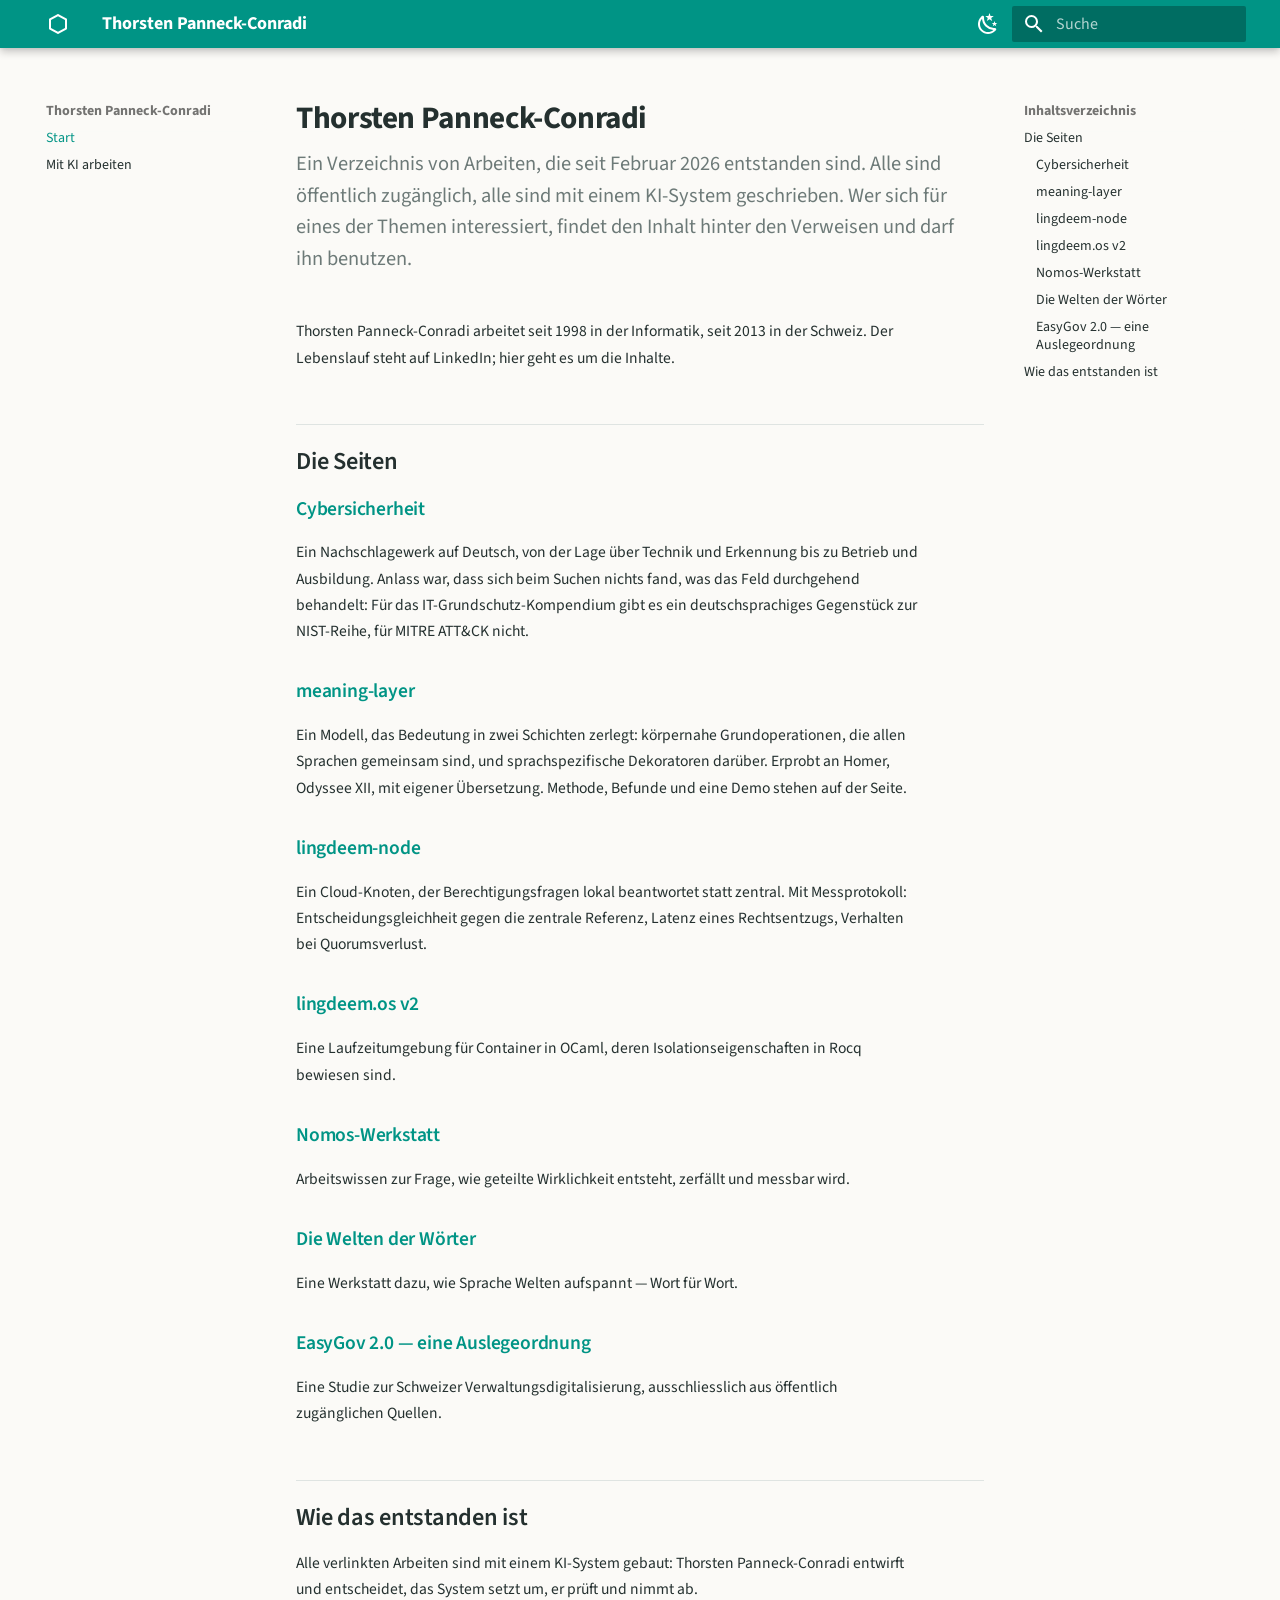
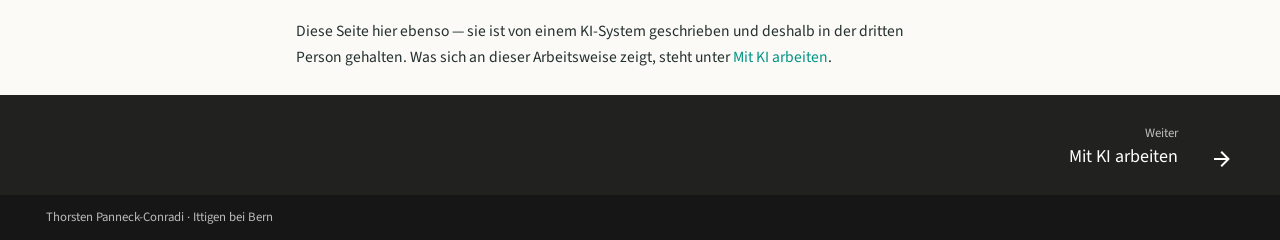
<file: index.html>
<!doctype html>
<html lang="de" class="no-js">
  <head>
    
      <meta charset="utf-8">
      <meta name="viewport" content="width=device-width,initial-scale=1">
      
        <meta name="description" content="Verweise auf öffentlich zugängliche Arbeiten zu Cybersicherheit, Sprache, Plattform und Verwaltungsdigitalisierung — alle mit einem KI-System entstanden.">
      
      
        <meta name="author" content="Thorsten Panneck-Conradi">
      
      
        <link rel="canonical" href="https://tpanneck.github.io/">
      
      
      
        <link rel="next" href="mit-ki-arbeiten/">
      
      
        
      
      
      <link rel="icon" href="assets/images/favicon.png">
      <meta name="generator" content="mkdocs-1.6.1, mkdocs-material-9.7.7">
    
    
      
        <title>Thorsten Panneck-Conradi</title>
      
    
    
      <link rel="stylesheet" href="assets/stylesheets/main.ec1eaa64.min.css">
      
        
        <link rel="stylesheet" href="assets/stylesheets/palette.ab4e12ef.min.css">
      
      


    
    
      
    
    
      
        
        
        <link rel="preconnect" href="https://fonts.gstatic.com" crossorigin>
        <link rel="stylesheet" href="https://fonts.googleapis.com/css?family=Source+Sans+3:300,300i,400,400i,700,700i%7CJetBrains+Mono:400,400i,700,700i&display=fallback">
        <style>:root{--md-text-font:"Source Sans 3";--md-code-font:"JetBrains Mono"}</style>
      
    
    
      <link rel="stylesheet" href="stylesheets/eigenes.css">
    
    <script>__md_scope=new URL(".",location),__md_hash=e=>[...e].reduce(((e,_)=>(e<<5)-e+_.charCodeAt(0)),0),__md_get=(e,_=localStorage,t=__md_scope)=>JSON.parse(_.getItem(t.pathname+"."+e)),__md_set=(e,_,t=localStorage,a=__md_scope)=>{try{t.setItem(a.pathname+"."+e,JSON.stringify(_))}catch(e){}}</script>
    
      

    
    
  </head>
  
  
    
    
      
    
    
    
    
    <body dir="ltr" data-md-color-scheme="default" data-md-color-primary="teal" data-md-color-accent="deep-orange">
  
    
    <input class="md-toggle" data-md-toggle="drawer" type="checkbox" id="__drawer" autocomplete="off">
    <input class="md-toggle" data-md-toggle="search" type="checkbox" id="__search" autocomplete="off">
    <label class="md-overlay" for="__drawer"></label>
    <div data-md-component="skip">
      
        
        <a href="#thorsten-panneck-conradi" class="md-skip">
          Zum Inhalt
        </a>
      
    </div>
    <div data-md-component="announce">
      
    </div>
    
    
      

  

<header class="md-header md-header--shadow" data-md-component="header">
  <nav class="md-header__inner md-grid" aria-label="Kopfzeile">
    <a href="." title="Thorsten Panneck-Conradi" class="md-header__button md-logo" aria-label="Thorsten Panneck-Conradi" data-md-component="logo">
      
  
  <svg xmlns="http://www.w3.org/2000/svg" viewBox="0 0 24 24"><path d="M21 16.5c0 .38-.21.71-.53.88l-7.9 4.44c-.16.12-.36.18-.57.18s-.41-.06-.57-.18l-7.9-4.44A.99.99 0 0 1 3 16.5v-9c0-.38.21-.71.53-.88l7.9-4.44c.16-.12.36-.18.57-.18s.41.06.57.18l7.9 4.44c.32.17.53.5.53.88zM12 4.15 5 8.09v7.82l7 3.94 7-3.94V8.09z"/></svg>

    </a>
    <label class="md-header__button md-icon" for="__drawer">
      
      <svg xmlns="http://www.w3.org/2000/svg" viewBox="0 0 24 24"><path d="M3 6h18v2H3zm0 5h18v2H3zm0 5h18v2H3z"/></svg>
    </label>
    <div class="md-header__title" data-md-component="header-title">
      <div class="md-header__ellipsis">
        <div class="md-header__topic">
          <span class="md-ellipsis">
            Thorsten Panneck-Conradi
          </span>
        </div>
        <div class="md-header__topic" data-md-component="header-topic">
          <span class="md-ellipsis">
            
              Start
            
          </span>
        </div>
      </div>
    </div>
    
      
        <form class="md-header__option" data-md-component="palette">
  
    
    
    
    <input class="md-option" data-md-color-media="(prefers-color-scheme: light)" data-md-color-scheme="default" data-md-color-primary="teal" data-md-color-accent="deep-orange"  aria-label="Dunkle Fassung"  type="radio" name="__palette" id="__palette_0">
    
      <label class="md-header__button md-icon" title="Dunkle Fassung" for="__palette_1" hidden>
        <svg xmlns="http://www.w3.org/2000/svg" viewBox="0 0 24 24"><path d="m17.75 4.09-2.53 1.94.91 3.06-2.63-1.81-2.63 1.81.91-3.06-2.53-1.94L12.44 4l1.06-3 1.06 3zm3.5 6.91-1.64 1.25.59 1.98-1.7-1.17-1.7 1.17.59-1.98L15.75 11l2.06-.05L18.5 9l.69 1.95zm-2.28 4.95c.83-.08 1.72 1.1 1.19 1.85-.32.45-.66.87-1.08 1.27C15.17 23 8.84 23 4.94 19.07c-3.91-3.9-3.91-10.24 0-14.14.4-.4.82-.76 1.27-1.08.75-.53 1.93.36 1.85 1.19-.27 2.86.69 5.83 2.89 8.02a9.96 9.96 0 0 0 8.02 2.89m-1.64 2.02a12.08 12.08 0 0 1-7.8-3.47c-2.17-2.19-3.33-5-3.49-7.82-2.81 3.14-2.7 7.96.31 10.98 3.02 3.01 7.84 3.12 10.98.31"/></svg>
      </label>
    
  
    
    
    
    <input class="md-option" data-md-color-media="(prefers-color-scheme: dark)" data-md-color-scheme="slate" data-md-color-primary="teal" data-md-color-accent="deep-orange"  aria-label="Helle Fassung"  type="radio" name="__palette" id="__palette_1">
    
      <label class="md-header__button md-icon" title="Helle Fassung" for="__palette_0" hidden>
        <svg xmlns="http://www.w3.org/2000/svg" viewBox="0 0 24 24"><path d="M12 7a5 5 0 0 1 5 5 5 5 0 0 1-5 5 5 5 0 0 1-5-5 5 5 0 0 1 5-5m0 2a3 3 0 0 0-3 3 3 3 0 0 0 3 3 3 3 0 0 0 3-3 3 3 0 0 0-3-3m0-7 2.39 3.42C13.65 5.15 12.84 5 12 5s-1.65.15-2.39.42zM3.34 7l4.16-.35A7.2 7.2 0 0 0 5.94 8.5c-.44.74-.69 1.5-.83 2.29zm.02 10 1.76-3.77a7.131 7.131 0 0 0 2.38 4.14zM20.65 7l-1.77 3.79a7.02 7.02 0 0 0-2.38-4.15zm-.01 10-4.14.36c.59-.51 1.12-1.14 1.54-1.86.42-.73.69-1.5.83-2.29zM12 22l-2.41-3.44c.74.27 1.55.44 2.41.44.82 0 1.63-.17 2.37-.44z"/></svg>
      </label>
    
  
</form>
      
    
    
      <script>var palette=__md_get("__palette");if(palette&&palette.color){if("(prefers-color-scheme)"===palette.color.media){var media=matchMedia("(prefers-color-scheme: light)"),input=document.querySelector(media.matches?"[data-md-color-media='(prefers-color-scheme: light)']":"[data-md-color-media='(prefers-color-scheme: dark)']");palette.color.media=input.getAttribute("data-md-color-media"),palette.color.scheme=input.getAttribute("data-md-color-scheme"),palette.color.primary=input.getAttribute("data-md-color-primary"),palette.color.accent=input.getAttribute("data-md-color-accent")}for(var[key,value]of Object.entries(palette.color))document.body.setAttribute("data-md-color-"+key,value)}</script>
    
    
    
      
      
        <label class="md-header__button md-icon" for="__search">
          
          <svg xmlns="http://www.w3.org/2000/svg" viewBox="0 0 24 24"><path d="M9.5 3A6.5 6.5 0 0 1 16 9.5c0 1.61-.59 3.09-1.56 4.23l.27.27h.79l5 5-1.5 1.5-5-5v-.79l-.27-.27A6.52 6.52 0 0 1 9.5 16 6.5 6.5 0 0 1 3 9.5 6.5 6.5 0 0 1 9.5 3m0 2C7 5 5 7 5 9.5S7 14 9.5 14 14 12 14 9.5 12 5 9.5 5"/></svg>
        </label>
        <div class="md-search" data-md-component="search" role="dialog">
  <label class="md-search__overlay" for="__search"></label>
  <div class="md-search__inner" role="search">
    <form class="md-search__form" name="search">
      <input type="text" class="md-search__input" name="query" aria-label="Suche" placeholder="Suche" autocapitalize="off" autocorrect="off" autocomplete="off" spellcheck="false" data-md-component="search-query" required>
      <label class="md-search__icon md-icon" for="__search">
        
        <svg xmlns="http://www.w3.org/2000/svg" viewBox="0 0 24 24"><path d="M9.5 3A6.5 6.5 0 0 1 16 9.5c0 1.61-.59 3.09-1.56 4.23l.27.27h.79l5 5-1.5 1.5-5-5v-.79l-.27-.27A6.52 6.52 0 0 1 9.5 16 6.5 6.5 0 0 1 3 9.5 6.5 6.5 0 0 1 9.5 3m0 2C7 5 5 7 5 9.5S7 14 9.5 14 14 12 14 9.5 12 5 9.5 5"/></svg>
        
        <svg xmlns="http://www.w3.org/2000/svg" viewBox="0 0 24 24"><path d="M20 11v2H8l5.5 5.5-1.42 1.42L4.16 12l7.92-7.92L13.5 5.5 8 11z"/></svg>
      </label>
      <nav class="md-search__options" aria-label="Suche">
        
        <button type="reset" class="md-search__icon md-icon" title="Zurücksetzen" aria-label="Zurücksetzen" tabindex="-1">
          
          <svg xmlns="http://www.w3.org/2000/svg" viewBox="0 0 24 24"><path d="M19 6.41 17.59 5 12 10.59 6.41 5 5 6.41 10.59 12 5 17.59 6.41 19 12 13.41 17.59 19 19 17.59 13.41 12z"/></svg>
        </button>
      </nav>
      
    </form>
    <div class="md-search__output">
      <div class="md-search__scrollwrap" tabindex="0" data-md-scrollfix>
        <div class="md-search-result" data-md-component="search-result">
          <div class="md-search-result__meta">
            Suche wird initialisiert
          </div>
          <ol class="md-search-result__list" role="presentation"></ol>
        </div>
      </div>
    </div>
  </div>
</div>
      
    
    
  </nav>
  
</header>
    
    <div class="md-container" data-md-component="container">
      
      
        
          
        
      
      <main class="md-main" data-md-component="main">
        <div class="md-main__inner md-grid">
          
            
              
              <div class="md-sidebar md-sidebar--primary" data-md-component="sidebar" data-md-type="navigation" >
                <div class="md-sidebar__scrollwrap">
                  <div class="md-sidebar__inner">
                    



<nav class="md-nav md-nav--primary" aria-label="Navigation" data-md-level="0">
  <label class="md-nav__title" for="__drawer">
    <a href="." title="Thorsten Panneck-Conradi" class="md-nav__button md-logo" aria-label="Thorsten Panneck-Conradi" data-md-component="logo">
      
  
  <svg xmlns="http://www.w3.org/2000/svg" viewBox="0 0 24 24"><path d="M21 16.5c0 .38-.21.71-.53.88l-7.9 4.44c-.16.12-.36.18-.57.18s-.41-.06-.57-.18l-7.9-4.44A.99.99 0 0 1 3 16.5v-9c0-.38.21-.71.53-.88l7.9-4.44c.16-.12.36-.18.57-.18s.41.06.57.18l7.9 4.44c.32.17.53.5.53.88zM12 4.15 5 8.09v7.82l7 3.94 7-3.94V8.09z"/></svg>

    </a>
    Thorsten Panneck-Conradi
  </label>
  
  <ul class="md-nav__list" data-md-scrollfix>
    
      
      
  
  
    
  
  
  
    <li class="md-nav__item md-nav__item--active">
      
      <input class="md-nav__toggle md-toggle" type="checkbox" id="__toc">
      
      
        
      
      
        <label class="md-nav__link md-nav__link--active" for="__toc">
          
  
  
  <span class="md-ellipsis">
    
  
    Start
  

    
  </span>
  
  

          <span class="md-nav__icon md-icon"></span>
        </label>
      
      <a href="." class="md-nav__link md-nav__link--active">
        
  
  
  <span class="md-ellipsis">
    
  
    Start
  

    
  </span>
  
  

      </a>
      
        

<nav class="md-nav md-nav--secondary" aria-label="Inhaltsverzeichnis">
  
  
  
    
  
  
    <label class="md-nav__title" for="__toc">
      <span class="md-nav__icon md-icon"></span>
      Inhaltsverzeichnis
    </label>
    <ul class="md-nav__list" data-md-component="toc" data-md-scrollfix>
      
        <li class="md-nav__item">
  <a href="#die-seiten" class="md-nav__link">
    <span class="md-ellipsis">
      
        Die Seiten
      
    </span>
  </a>
  
    <nav class="md-nav" aria-label="Die Seiten">
      <ul class="md-nav__list">
        
          <li class="md-nav__item">
  <a href="#cybersicherheit" class="md-nav__link">
    <span class="md-ellipsis">
      
        Cybersicherheit
      
    </span>
  </a>
  
</li>
        
          <li class="md-nav__item">
  <a href="#meaning-layer" class="md-nav__link">
    <span class="md-ellipsis">
      
        meaning-layer
      
    </span>
  </a>
  
</li>
        
          <li class="md-nav__item">
  <a href="#lingdeem-node" class="md-nav__link">
    <span class="md-ellipsis">
      
        lingdeem-node
      
    </span>
  </a>
  
</li>
        
          <li class="md-nav__item">
  <a href="#lingdeemos-v2" class="md-nav__link">
    <span class="md-ellipsis">
      
        lingdeem.os v2
      
    </span>
  </a>
  
</li>
        
          <li class="md-nav__item">
  <a href="#nomos-werkstatt" class="md-nav__link">
    <span class="md-ellipsis">
      
        Nomos-Werkstatt
      
    </span>
  </a>
  
</li>
        
          <li class="md-nav__item">
  <a href="#die-welten-der-worter" class="md-nav__link">
    <span class="md-ellipsis">
      
        Die Welten der Wörter
      
    </span>
  </a>
  
</li>
        
          <li class="md-nav__item">
  <a href="#easygov-20-eine-auslegeordnung" class="md-nav__link">
    <span class="md-ellipsis">
      
        EasyGov 2.0 — eine Auslegeordnung
      
    </span>
  </a>
  
</li>
        
      </ul>
    </nav>
  
</li>
      
        <li class="md-nav__item">
  <a href="#wie-das-entstanden-ist" class="md-nav__link">
    <span class="md-ellipsis">
      
        Wie das entstanden ist
      
    </span>
  </a>
  
</li>
      
    </ul>
  
</nav>
      
    </li>
  

    
      
      
  
  
  
  
    <li class="md-nav__item">
      <a href="mit-ki-arbeiten/" class="md-nav__link">
        
  
  
  <span class="md-ellipsis">
    
  
    Mit KI arbeiten
  

    
  </span>
  
  

      </a>
    </li>
  

    
  </ul>
</nav>
                  </div>
                </div>
              </div>
            
            
              
              <div class="md-sidebar md-sidebar--secondary" data-md-component="sidebar" data-md-type="toc" >
                <div class="md-sidebar__scrollwrap">
                  <div class="md-sidebar__inner">
                    

<nav class="md-nav md-nav--secondary" aria-label="Inhaltsverzeichnis">
  
  
  
    
  
  
    <label class="md-nav__title" for="__toc">
      <span class="md-nav__icon md-icon"></span>
      Inhaltsverzeichnis
    </label>
    <ul class="md-nav__list" data-md-component="toc" data-md-scrollfix>
      
        <li class="md-nav__item">
  <a href="#die-seiten" class="md-nav__link">
    <span class="md-ellipsis">
      
        Die Seiten
      
    </span>
  </a>
  
    <nav class="md-nav" aria-label="Die Seiten">
      <ul class="md-nav__list">
        
          <li class="md-nav__item">
  <a href="#cybersicherheit" class="md-nav__link">
    <span class="md-ellipsis">
      
        Cybersicherheit
      
    </span>
  </a>
  
</li>
        
          <li class="md-nav__item">
  <a href="#meaning-layer" class="md-nav__link">
    <span class="md-ellipsis">
      
        meaning-layer
      
    </span>
  </a>
  
</li>
        
          <li class="md-nav__item">
  <a href="#lingdeem-node" class="md-nav__link">
    <span class="md-ellipsis">
      
        lingdeem-node
      
    </span>
  </a>
  
</li>
        
          <li class="md-nav__item">
  <a href="#lingdeemos-v2" class="md-nav__link">
    <span class="md-ellipsis">
      
        lingdeem.os v2
      
    </span>
  </a>
  
</li>
        
          <li class="md-nav__item">
  <a href="#nomos-werkstatt" class="md-nav__link">
    <span class="md-ellipsis">
      
        Nomos-Werkstatt
      
    </span>
  </a>
  
</li>
        
          <li class="md-nav__item">
  <a href="#die-welten-der-worter" class="md-nav__link">
    <span class="md-ellipsis">
      
        Die Welten der Wörter
      
    </span>
  </a>
  
</li>
        
          <li class="md-nav__item">
  <a href="#easygov-20-eine-auslegeordnung" class="md-nav__link">
    <span class="md-ellipsis">
      
        EasyGov 2.0 — eine Auslegeordnung
      
    </span>
  </a>
  
</li>
        
      </ul>
    </nav>
  
</li>
      
        <li class="md-nav__item">
  <a href="#wie-das-entstanden-ist" class="md-nav__link">
    <span class="md-ellipsis">
      
        Wie das entstanden ist
      
    </span>
  </a>
  
</li>
      
    </ul>
  
</nav>
                  </div>
                </div>
              </div>
            
          
          
            <div class="md-content" data-md-component="content">
              
              <article class="md-content__inner md-typeset">
                
                  



<h1 id="thorsten-panneck-conradi">Thorsten Panneck-Conradi<a class="headerlink" href="#thorsten-panneck-conradi" title="Permanent link">&para;</a></h1>
<p class="vorspann">Ein Verzeichnis von Arbeiten, die seit Februar 2026 entstanden sind.
Alle sind öffentlich zugänglich, alle sind mit einem KI-System geschrieben. Wer sich für
eines der Themen interessiert, findet den Inhalt hinter den Verweisen und darf ihn
benutzen.</p>

<p>Thorsten Panneck-Conradi arbeitet seit 1998 in der Informatik, seit 2013 in der Schweiz.
Der Lebenslauf steht auf LinkedIn; hier geht es um die Inhalte.</p>
<h2 id="die-seiten">Die Seiten<a class="headerlink" href="#die-seiten" title="Permanent link">&para;</a></h2>
<h3 id="cybersicherheit"><a href="https://tpanneck.github.io/cybersicherheit/">Cybersicherheit</a><a class="headerlink" href="#cybersicherheit" title="Permanent link">&para;</a></h3>
<p>Ein Nachschlagewerk auf Deutsch, von der Lage über Technik und Erkennung bis zu Betrieb
und Ausbildung. Anlass war, dass sich beim Suchen nichts fand, was das Feld durchgehend
behandelt: Für das IT-Grundschutz-Kompendium gibt es ein deutschsprachiges Gegenstück zur
NIST-Reihe, für MITRE ATT&amp;CK nicht.</p>
<h3 id="meaning-layer"><a href="https://tpanneck.github.io/meaning-layer/">meaning-layer</a><a class="headerlink" href="#meaning-layer" title="Permanent link">&para;</a></h3>
<p>Ein Modell, das Bedeutung in zwei Schichten zerlegt: körpernahe Grundoperationen, die
allen Sprachen gemeinsam sind, und sprachspezifische Dekoratoren darüber. Erprobt an
Homer, Odyssee XII, mit eigener Übersetzung. Methode, Befunde und eine Demo stehen auf der
Seite.</p>
<h3 id="lingdeem-node"><a href="https://tpanneck.github.io/lingdeem-node/">lingdeem-node</a><a class="headerlink" href="#lingdeem-node" title="Permanent link">&para;</a></h3>
<p>Ein Cloud-Knoten, der Berechtigungsfragen lokal beantwortet statt zentral. Mit
Messprotokoll: Entscheidungsgleichheit gegen die zentrale Referenz, Latenz eines
Rechtsentzugs, Verhalten bei Quorumsverlust.</p>
<h3 id="lingdeemos-v2"><a href="https://tpanneck.github.io/federation-rt/">lingdeem.os v2</a><a class="headerlink" href="#lingdeemos-v2" title="Permanent link">&para;</a></h3>
<p>Eine Laufzeitumgebung für Container in OCaml, deren Isolationseigenschaften in Rocq
bewiesen sind.</p>
<h3 id="nomos-werkstatt"><a href="https://tpanneck.github.io/nomos-werkstatt/">Nomos-Werkstatt</a><a class="headerlink" href="#nomos-werkstatt" title="Permanent link">&para;</a></h3>
<p>Arbeitswissen zur Frage, wie geteilte Wirklichkeit entsteht, zerfällt und messbar wird.</p>
<h3 id="die-welten-der-worter"><a href="https://tpanneck.github.io/probanz-werkstatt/">Die Welten der Wörter</a><a class="headerlink" href="#die-welten-der-worter" title="Permanent link">&para;</a></h3>
<p>Eine Werkstatt dazu, wie Sprache Welten aufspannt — Wort für Wort.</p>
<h3 id="easygov-20-eine-auslegeordnung"><a href="https://tpanneck.github.io/easygov/">EasyGov 2.0 — eine Auslegeordnung</a><a class="headerlink" href="#easygov-20-eine-auslegeordnung" title="Permanent link">&para;</a></h3>
<p>Eine Studie zur Schweizer Verwaltungsdigitalisierung, ausschliesslich aus öffentlich
zugänglichen Quellen.</p>
<h2 id="wie-das-entstanden-ist">Wie das entstanden ist<a class="headerlink" href="#wie-das-entstanden-ist" title="Permanent link">&para;</a></h2>
<p>Alle verlinkten Arbeiten sind mit einem KI-System gebaut: Thorsten Panneck-Conradi
entwirft und entscheidet, das System setzt um, er prüft und nimmt ab.</p>
<p>Diese Seite hier ebenso — sie ist von einem KI-System geschrieben und deshalb in der
dritten Person gehalten. Was sich an dieser Arbeitsweise zeigt, steht unter
<a href="mit-ki-arbeiten/">Mit KI arbeiten</a>.</p>












                
              </article>
            </div>
          
          
<script>var target=document.getElementById(location.hash.slice(1));target&&target.name&&(target.checked=target.name.startsWith("__tabbed_"))</script>
        </div>
        
          <button type="button" class="md-top md-icon" data-md-component="top" hidden>
  
  <svg xmlns="http://www.w3.org/2000/svg" viewBox="0 0 24 24"><path d="M13 20h-2V8l-5.5 5.5-1.42-1.42L12 4.16l7.92 7.92-1.42 1.42L13 8z"/></svg>
  Zurück zum Seitenanfang
</button>
        
      </main>
      
        <footer class="md-footer">
  
    
      
      <nav class="md-footer__inner md-grid" aria-label="Fußzeile" >
        
        
          
          <a href="mit-ki-arbeiten/" class="md-footer__link md-footer__link--next" aria-label="Weiter: Mit KI arbeiten">
            <div class="md-footer__title">
              <span class="md-footer__direction">
                Weiter
              </span>
              <div class="md-ellipsis">
                Mit KI arbeiten
              </div>
            </div>
            <div class="md-footer__button md-icon">
              
              <svg xmlns="http://www.w3.org/2000/svg" viewBox="0 0 24 24"><path d="M4 11v2h12l-5.5 5.5 1.42 1.42L19.84 12l-7.92-7.92L10.5 5.5 16 11z"/></svg>
            </div>
          </a>
        
      </nav>
    
  
  <div class="md-footer-meta md-typeset">
    <div class="md-footer-meta__inner md-grid">
      <div class="md-copyright">
  
    <div class="md-copyright__highlight">
      Thorsten Panneck-Conradi · Ittigen bei Bern
    </div>
  
  
</div>
      
    </div>
  </div>
</footer>
      
    </div>
    <div class="md-dialog" data-md-component="dialog">
      <div class="md-dialog__inner md-typeset"></div>
    </div>
    
    
    
      
      
      <script id="__config" type="application/json">{"annotate": null, "base": ".", "features": ["navigation.instant", "navigation.tracking", "navigation.top", "navigation.footer", "content.code.copy", "toc.follow"], "search": "assets/javascripts/workers/search.2c215733.min.js", "tags": null, "translations": {"clipboard.copied": "In Zwischenablage kopiert", "clipboard.copy": "In Zwischenablage kopieren", "search.result.more.one": "1 weiteres Suchergebnis auf dieser Seite", "search.result.more.other": "# weitere Suchergebnisse auf dieser Seite", "search.result.none": "Keine Suchergebnisse", "search.result.one": "1 Suchergebnis", "search.result.other": "# Suchergebnisse", "search.result.placeholder": "Suchbegriff eingeben", "search.result.term.missing": "Es fehlt", "select.version": "Version ausw\u00e4hlen"}, "version": null}</script>
    
    
      <script src="assets/javascripts/bundle.d7400e89.min.js"></script>
      
    
  </body>
</html>
</file>
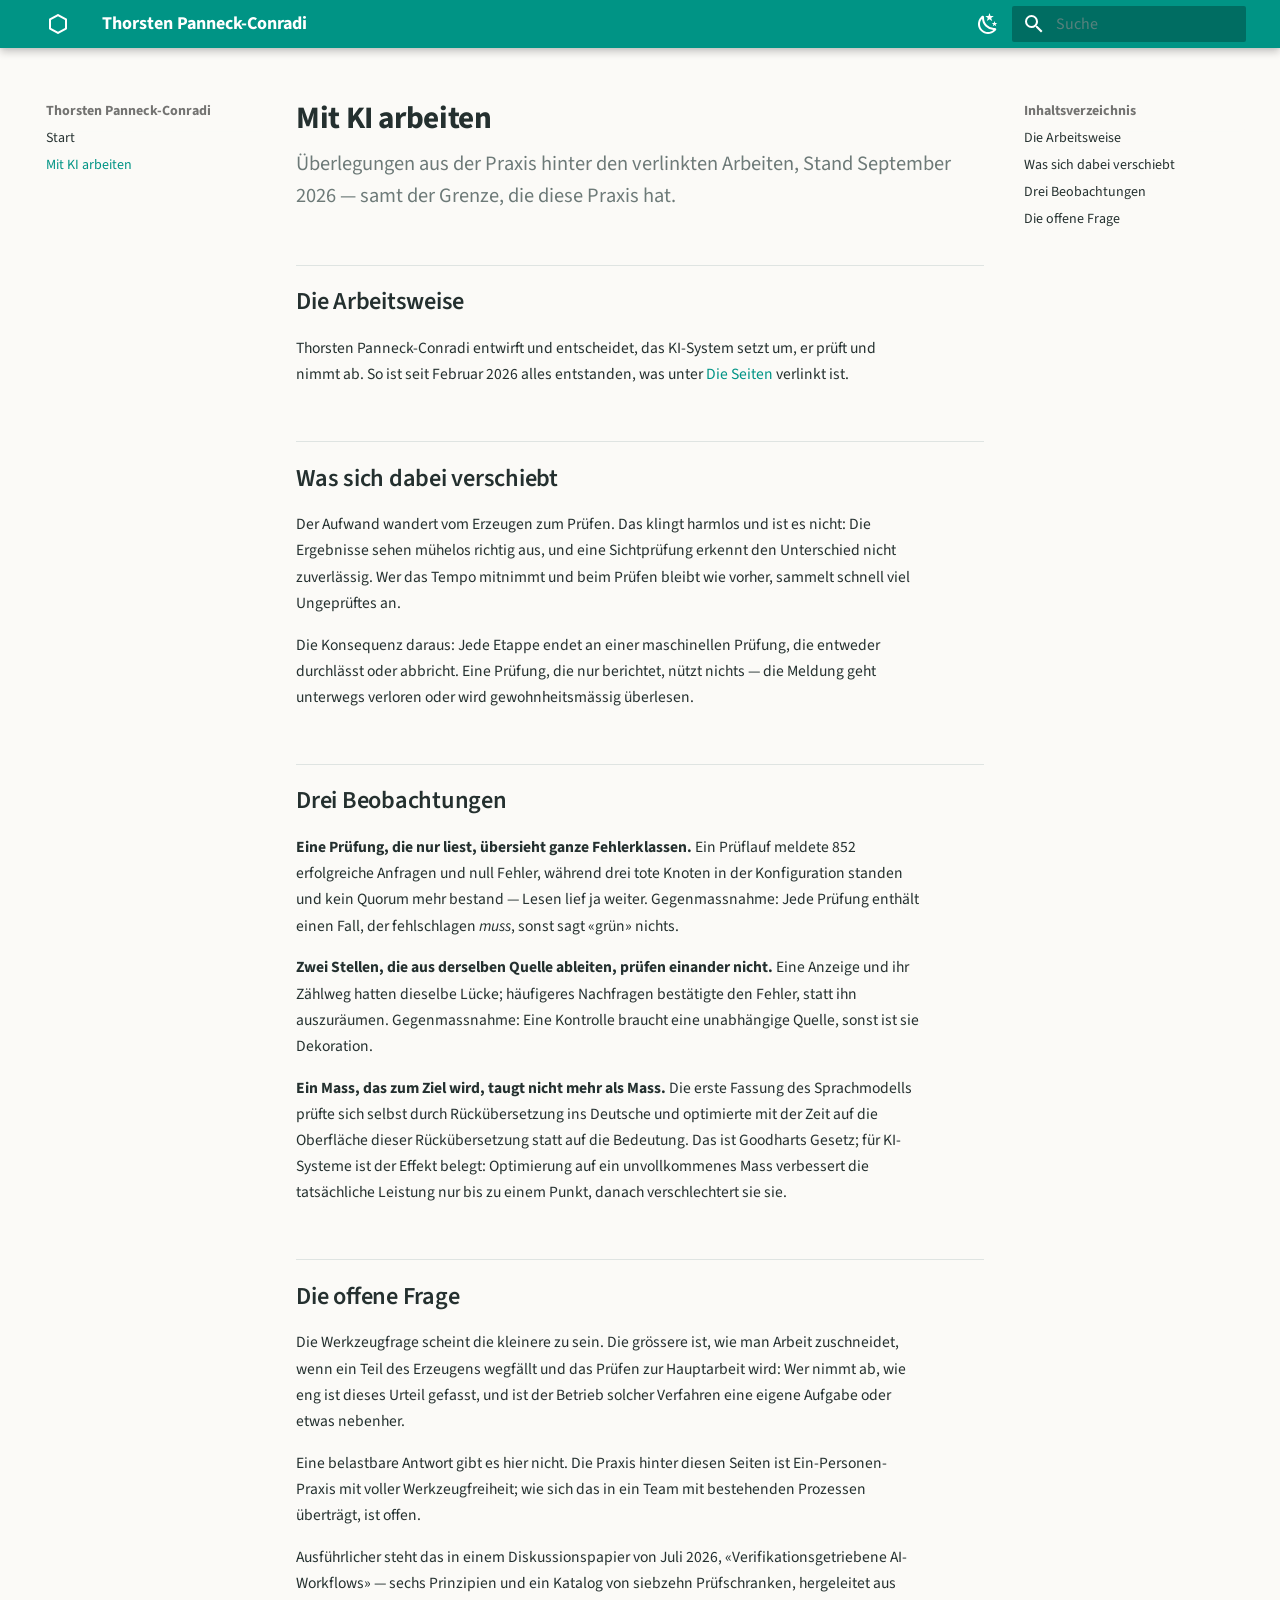
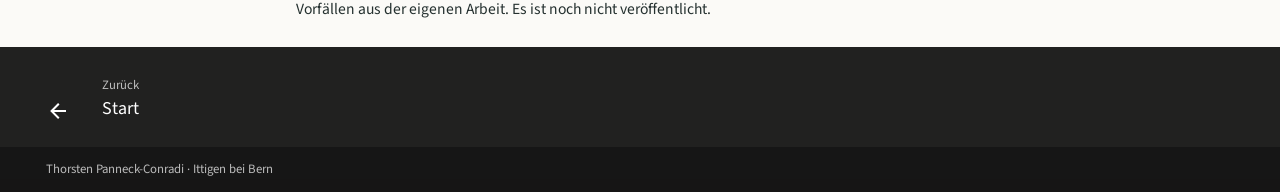
<file: mit-ki-arbeiten/index.html>
<!doctype html>
<html lang="de" class="no-js">
  <head>
    
      <meta charset="utf-8">
      <meta name="viewport" content="width=device-width,initial-scale=1">
      
        <meta name="description" content="Verweise auf öffentlich zugängliche Arbeiten zu Cybersicherheit, Sprache, Plattform und Verwaltungsdigitalisierung — alle mit einem KI-System entstanden.">
      
      
        <meta name="author" content="Thorsten Panneck-Conradi">
      
      
        <link rel="canonical" href="https://tpanneck.github.io/mit-ki-arbeiten/">
      
      
        <link rel="prev" href="..">
      
      
      
        
      
      
      <link rel="icon" href="../assets/images/favicon.png">
      <meta name="generator" content="mkdocs-1.6.1, mkdocs-material-9.7.7">
    
    
      
        <title>Mit KI arbeiten - Thorsten Panneck-Conradi</title>
      
    
    
      <link rel="stylesheet" href="../assets/stylesheets/main.ec1eaa64.min.css">
      
        
        <link rel="stylesheet" href="../assets/stylesheets/palette.ab4e12ef.min.css">
      
      


    
    
      
    
    
      
        
        
        <link rel="preconnect" href="https://fonts.gstatic.com" crossorigin>
        <link rel="stylesheet" href="https://fonts.googleapis.com/css?family=Source+Sans+3:300,300i,400,400i,700,700i%7CJetBrains+Mono:400,400i,700,700i&display=fallback">
        <style>:root{--md-text-font:"Source Sans 3";--md-code-font:"JetBrains Mono"}</style>
      
    
    
      <link rel="stylesheet" href="../stylesheets/eigenes.css">
    
    <script>__md_scope=new URL("..",location),__md_hash=e=>[...e].reduce(((e,_)=>(e<<5)-e+_.charCodeAt(0)),0),__md_get=(e,_=localStorage,t=__md_scope)=>JSON.parse(_.getItem(t.pathname+"."+e)),__md_set=(e,_,t=localStorage,a=__md_scope)=>{try{t.setItem(a.pathname+"."+e,JSON.stringify(_))}catch(e){}}</script>
    
      

    
    
  </head>
  
  
    
    
      
    
    
    
    
    <body dir="ltr" data-md-color-scheme="default" data-md-color-primary="teal" data-md-color-accent="deep-orange">
  
    
    <input class="md-toggle" data-md-toggle="drawer" type="checkbox" id="__drawer" autocomplete="off">
    <input class="md-toggle" data-md-toggle="search" type="checkbox" id="__search" autocomplete="off">
    <label class="md-overlay" for="__drawer"></label>
    <div data-md-component="skip">
      
        
        <a href="#mit-ki-arbeiten" class="md-skip">
          Zum Inhalt
        </a>
      
    </div>
    <div data-md-component="announce">
      
    </div>
    
    
      

  

<header class="md-header md-header--shadow" data-md-component="header">
  <nav class="md-header__inner md-grid" aria-label="Kopfzeile">
    <a href=".." title="Thorsten Panneck-Conradi" class="md-header__button md-logo" aria-label="Thorsten Panneck-Conradi" data-md-component="logo">
      
  
  <svg xmlns="http://www.w3.org/2000/svg" viewBox="0 0 24 24"><path d="M21 16.5c0 .38-.21.71-.53.88l-7.9 4.44c-.16.12-.36.18-.57.18s-.41-.06-.57-.18l-7.9-4.44A.99.99 0 0 1 3 16.5v-9c0-.38.21-.71.53-.88l7.9-4.44c.16-.12.36-.18.57-.18s.41.06.57.18l7.9 4.44c.32.17.53.5.53.88zM12 4.15 5 8.09v7.82l7 3.94 7-3.94V8.09z"/></svg>

    </a>
    <label class="md-header__button md-icon" for="__drawer">
      
      <svg xmlns="http://www.w3.org/2000/svg" viewBox="0 0 24 24"><path d="M3 6h18v2H3zm0 5h18v2H3zm0 5h18v2H3z"/></svg>
    </label>
    <div class="md-header__title" data-md-component="header-title">
      <div class="md-header__ellipsis">
        <div class="md-header__topic">
          <span class="md-ellipsis">
            Thorsten Panneck-Conradi
          </span>
        </div>
        <div class="md-header__topic" data-md-component="header-topic">
          <span class="md-ellipsis">
            
              Mit KI arbeiten
            
          </span>
        </div>
      </div>
    </div>
    
      
        <form class="md-header__option" data-md-component="palette">
  
    
    
    
    <input class="md-option" data-md-color-media="(prefers-color-scheme: light)" data-md-color-scheme="default" data-md-color-primary="teal" data-md-color-accent="deep-orange"  aria-label="Dunkle Fassung"  type="radio" name="__palette" id="__palette_0">
    
      <label class="md-header__button md-icon" title="Dunkle Fassung" for="__palette_1" hidden>
        <svg xmlns="http://www.w3.org/2000/svg" viewBox="0 0 24 24"><path d="m17.75 4.09-2.53 1.94.91 3.06-2.63-1.81-2.63 1.81.91-3.06-2.53-1.94L12.44 4l1.06-3 1.06 3zm3.5 6.91-1.64 1.25.59 1.98-1.7-1.17-1.7 1.17.59-1.98L15.75 11l2.06-.05L18.5 9l.69 1.95zm-2.28 4.95c.83-.08 1.72 1.1 1.19 1.85-.32.45-.66.87-1.08 1.27C15.17 23 8.84 23 4.94 19.07c-3.91-3.9-3.91-10.24 0-14.14.4-.4.82-.76 1.27-1.08.75-.53 1.93.36 1.85 1.19-.27 2.86.69 5.83 2.89 8.02a9.96 9.96 0 0 0 8.02 2.89m-1.64 2.02a12.08 12.08 0 0 1-7.8-3.47c-2.17-2.19-3.33-5-3.49-7.82-2.81 3.14-2.7 7.96.31 10.98 3.02 3.01 7.84 3.12 10.98.31"/></svg>
      </label>
    
  
    
    
    
    <input class="md-option" data-md-color-media="(prefers-color-scheme: dark)" data-md-color-scheme="slate" data-md-color-primary="teal" data-md-color-accent="deep-orange"  aria-label="Helle Fassung"  type="radio" name="__palette" id="__palette_1">
    
      <label class="md-header__button md-icon" title="Helle Fassung" for="__palette_0" hidden>
        <svg xmlns="http://www.w3.org/2000/svg" viewBox="0 0 24 24"><path d="M12 7a5 5 0 0 1 5 5 5 5 0 0 1-5 5 5 5 0 0 1-5-5 5 5 0 0 1 5-5m0 2a3 3 0 0 0-3 3 3 3 0 0 0 3 3 3 3 0 0 0 3-3 3 3 0 0 0-3-3m0-7 2.39 3.42C13.65 5.15 12.84 5 12 5s-1.65.15-2.39.42zM3.34 7l4.16-.35A7.2 7.2 0 0 0 5.94 8.5c-.44.74-.69 1.5-.83 2.29zm.02 10 1.76-3.77a7.131 7.131 0 0 0 2.38 4.14zM20.65 7l-1.77 3.79a7.02 7.02 0 0 0-2.38-4.15zm-.01 10-4.14.36c.59-.51 1.12-1.14 1.54-1.86.42-.73.69-1.5.83-2.29zM12 22l-2.41-3.44c.74.27 1.55.44 2.41.44.82 0 1.63-.17 2.37-.44z"/></svg>
      </label>
    
  
</form>
      
    
    
      <script>var palette=__md_get("__palette");if(palette&&palette.color){if("(prefers-color-scheme)"===palette.color.media){var media=matchMedia("(prefers-color-scheme: light)"),input=document.querySelector(media.matches?"[data-md-color-media='(prefers-color-scheme: light)']":"[data-md-color-media='(prefers-color-scheme: dark)']");palette.color.media=input.getAttribute("data-md-color-media"),palette.color.scheme=input.getAttribute("data-md-color-scheme"),palette.color.primary=input.getAttribute("data-md-color-primary"),palette.color.accent=input.getAttribute("data-md-color-accent")}for(var[key,value]of Object.entries(palette.color))document.body.setAttribute("data-md-color-"+key,value)}</script>
    
    
    
      
      
        <label class="md-header__button md-icon" for="__search">
          
          <svg xmlns="http://www.w3.org/2000/svg" viewBox="0 0 24 24"><path d="M9.5 3A6.5 6.5 0 0 1 16 9.5c0 1.61-.59 3.09-1.56 4.23l.27.27h.79l5 5-1.5 1.5-5-5v-.79l-.27-.27A6.52 6.52 0 0 1 9.5 16 6.5 6.5 0 0 1 3 9.5 6.5 6.5 0 0 1 9.5 3m0 2C7 5 5 7 5 9.5S7 14 9.5 14 14 12 14 9.5 12 5 9.5 5"/></svg>
        </label>
        <div class="md-search" data-md-component="search" role="dialog">
  <label class="md-search__overlay" for="__search"></label>
  <div class="md-search__inner" role="search">
    <form class="md-search__form" name="search">
      <input type="text" class="md-search__input" name="query" aria-label="Suche" placeholder="Suche" autocapitalize="off" autocorrect="off" autocomplete="off" spellcheck="false" data-md-component="search-query" required>
      <label class="md-search__icon md-icon" for="__search">
        
        <svg xmlns="http://www.w3.org/2000/svg" viewBox="0 0 24 24"><path d="M9.5 3A6.5 6.5 0 0 1 16 9.5c0 1.61-.59 3.09-1.56 4.23l.27.27h.79l5 5-1.5 1.5-5-5v-.79l-.27-.27A6.52 6.52 0 0 1 9.5 16 6.5 6.5 0 0 1 3 9.5 6.5 6.5 0 0 1 9.5 3m0 2C7 5 5 7 5 9.5S7 14 9.5 14 14 12 14 9.5 12 5 9.5 5"/></svg>
        
        <svg xmlns="http://www.w3.org/2000/svg" viewBox="0 0 24 24"><path d="M20 11v2H8l5.5 5.5-1.42 1.42L4.16 12l7.92-7.92L13.5 5.5 8 11z"/></svg>
      </label>
      <nav class="md-search__options" aria-label="Suche">
        
        <button type="reset" class="md-search__icon md-icon" title="Zurücksetzen" aria-label="Zurücksetzen" tabindex="-1">
          
          <svg xmlns="http://www.w3.org/2000/svg" viewBox="0 0 24 24"><path d="M19 6.41 17.59 5 12 10.59 6.41 5 5 6.41 10.59 12 5 17.59 6.41 19 12 13.41 17.59 19 19 17.59 13.41 12z"/></svg>
        </button>
      </nav>
      
    </form>
    <div class="md-search__output">
      <div class="md-search__scrollwrap" tabindex="0" data-md-scrollfix>
        <div class="md-search-result" data-md-component="search-result">
          <div class="md-search-result__meta">
            Suche wird initialisiert
          </div>
          <ol class="md-search-result__list" role="presentation"></ol>
        </div>
      </div>
    </div>
  </div>
</div>
      
    
    
  </nav>
  
</header>
    
    <div class="md-container" data-md-component="container">
      
      
        
          
        
      
      <main class="md-main" data-md-component="main">
        <div class="md-main__inner md-grid">
          
            
              
              <div class="md-sidebar md-sidebar--primary" data-md-component="sidebar" data-md-type="navigation" >
                <div class="md-sidebar__scrollwrap">
                  <div class="md-sidebar__inner">
                    



<nav class="md-nav md-nav--primary" aria-label="Navigation" data-md-level="0">
  <label class="md-nav__title" for="__drawer">
    <a href=".." title="Thorsten Panneck-Conradi" class="md-nav__button md-logo" aria-label="Thorsten Panneck-Conradi" data-md-component="logo">
      
  
  <svg xmlns="http://www.w3.org/2000/svg" viewBox="0 0 24 24"><path d="M21 16.5c0 .38-.21.71-.53.88l-7.9 4.44c-.16.12-.36.18-.57.18s-.41-.06-.57-.18l-7.9-4.44A.99.99 0 0 1 3 16.5v-9c0-.38.21-.71.53-.88l7.9-4.44c.16-.12.36-.18.57-.18s.41.06.57.18l7.9 4.44c.32.17.53.5.53.88zM12 4.15 5 8.09v7.82l7 3.94 7-3.94V8.09z"/></svg>

    </a>
    Thorsten Panneck-Conradi
  </label>
  
  <ul class="md-nav__list" data-md-scrollfix>
    
      
      
  
  
  
  
    <li class="md-nav__item">
      <a href=".." class="md-nav__link">
        
  
  
  <span class="md-ellipsis">
    
  
    Start
  

    
  </span>
  
  

      </a>
    </li>
  

    
      
      
  
  
    
  
  
  
    <li class="md-nav__item md-nav__item--active">
      
      <input class="md-nav__toggle md-toggle" type="checkbox" id="__toc">
      
      
        
      
      
        <label class="md-nav__link md-nav__link--active" for="__toc">
          
  
  
  <span class="md-ellipsis">
    
  
    Mit KI arbeiten
  

    
  </span>
  
  

          <span class="md-nav__icon md-icon"></span>
        </label>
      
      <a href="./" class="md-nav__link md-nav__link--active">
        
  
  
  <span class="md-ellipsis">
    
  
    Mit KI arbeiten
  

    
  </span>
  
  

      </a>
      
        

<nav class="md-nav md-nav--secondary" aria-label="Inhaltsverzeichnis">
  
  
  
    
  
  
    <label class="md-nav__title" for="__toc">
      <span class="md-nav__icon md-icon"></span>
      Inhaltsverzeichnis
    </label>
    <ul class="md-nav__list" data-md-component="toc" data-md-scrollfix>
      
        <li class="md-nav__item">
  <a href="#die-arbeitsweise" class="md-nav__link">
    <span class="md-ellipsis">
      
        Die Arbeitsweise
      
    </span>
  </a>
  
</li>
      
        <li class="md-nav__item">
  <a href="#was-sich-dabei-verschiebt" class="md-nav__link">
    <span class="md-ellipsis">
      
        Was sich dabei verschiebt
      
    </span>
  </a>
  
</li>
      
        <li class="md-nav__item">
  <a href="#drei-beobachtungen" class="md-nav__link">
    <span class="md-ellipsis">
      
        Drei Beobachtungen
      
    </span>
  </a>
  
</li>
      
        <li class="md-nav__item">
  <a href="#die-offene-frage" class="md-nav__link">
    <span class="md-ellipsis">
      
        Die offene Frage
      
    </span>
  </a>
  
</li>
      
    </ul>
  
</nav>
      
    </li>
  

    
  </ul>
</nav>
                  </div>
                </div>
              </div>
            
            
              
              <div class="md-sidebar md-sidebar--secondary" data-md-component="sidebar" data-md-type="toc" >
                <div class="md-sidebar__scrollwrap">
                  <div class="md-sidebar__inner">
                    

<nav class="md-nav md-nav--secondary" aria-label="Inhaltsverzeichnis">
  
  
  
    
  
  
    <label class="md-nav__title" for="__toc">
      <span class="md-nav__icon md-icon"></span>
      Inhaltsverzeichnis
    </label>
    <ul class="md-nav__list" data-md-component="toc" data-md-scrollfix>
      
        <li class="md-nav__item">
  <a href="#die-arbeitsweise" class="md-nav__link">
    <span class="md-ellipsis">
      
        Die Arbeitsweise
      
    </span>
  </a>
  
</li>
      
        <li class="md-nav__item">
  <a href="#was-sich-dabei-verschiebt" class="md-nav__link">
    <span class="md-ellipsis">
      
        Was sich dabei verschiebt
      
    </span>
  </a>
  
</li>
      
        <li class="md-nav__item">
  <a href="#drei-beobachtungen" class="md-nav__link">
    <span class="md-ellipsis">
      
        Drei Beobachtungen
      
    </span>
  </a>
  
</li>
      
        <li class="md-nav__item">
  <a href="#die-offene-frage" class="md-nav__link">
    <span class="md-ellipsis">
      
        Die offene Frage
      
    </span>
  </a>
  
</li>
      
    </ul>
  
</nav>
                  </div>
                </div>
              </div>
            
          
          
            <div class="md-content" data-md-component="content">
              
              <article class="md-content__inner md-typeset">
                
                  



<h1 id="mit-ki-arbeiten">Mit KI arbeiten<a class="headerlink" href="#mit-ki-arbeiten" title="Permanent link">&para;</a></h1>
<p class="vorspann">Überlegungen aus der Praxis hinter den verlinkten Arbeiten, Stand
September 2026 — samt der Grenze, die diese Praxis hat.</p>

<h2 id="die-arbeitsweise">Die Arbeitsweise<a class="headerlink" href="#die-arbeitsweise" title="Permanent link">&para;</a></h2>
<p>Thorsten Panneck-Conradi entwirft und entscheidet, das KI-System setzt um, er prüft und
nimmt ab. So ist seit Februar 2026 alles entstanden, was unter
<a href="../#die-seiten">Die Seiten</a> verlinkt ist.</p>
<h2 id="was-sich-dabei-verschiebt">Was sich dabei verschiebt<a class="headerlink" href="#was-sich-dabei-verschiebt" title="Permanent link">&para;</a></h2>
<p>Der Aufwand wandert vom Erzeugen zum Prüfen. Das klingt harmlos und ist es nicht: Die
Ergebnisse sehen mühelos richtig aus, und eine Sichtprüfung erkennt den Unterschied nicht
zuverlässig. Wer das Tempo mitnimmt und beim Prüfen bleibt wie vorher, sammelt schnell
viel Ungeprüftes an.</p>
<p>Die Konsequenz daraus: Jede Etappe endet an einer maschinellen Prüfung, die entweder
durchlässt oder abbricht. Eine Prüfung, die nur berichtet, nützt nichts — die Meldung geht
unterwegs verloren oder wird gewohnheitsmässig überlesen.</p>
<h2 id="drei-beobachtungen">Drei Beobachtungen<a class="headerlink" href="#drei-beobachtungen" title="Permanent link">&para;</a></h2>
<p><strong>Eine Prüfung, die nur liest, übersieht ganze Fehlerklassen.</strong> Ein Prüflauf meldete 852
erfolgreiche Anfragen und null Fehler, während drei tote Knoten in der Konfiguration
standen und kein Quorum mehr bestand — Lesen lief ja weiter. Gegenmassnahme: Jede Prüfung
enthält einen Fall, der fehlschlagen <em>muss</em>, sonst sagt «grün» nichts.</p>
<p><strong>Zwei Stellen, die aus derselben Quelle ableiten, prüfen einander nicht.</strong> Eine Anzeige
und ihr Zählweg hatten dieselbe Lücke; häufigeres Nachfragen bestätigte den Fehler, statt
ihn auszuräumen. Gegenmassnahme: Eine Kontrolle braucht eine unabhängige Quelle, sonst ist
sie Dekoration.</p>
<p><strong>Ein Mass, das zum Ziel wird, taugt nicht mehr als Mass.</strong> Die erste Fassung des
Sprachmodells prüfte sich selbst durch Rückübersetzung ins Deutsche und optimierte mit der
Zeit auf die Oberfläche dieser Rückübersetzung statt auf die Bedeutung. Das ist Goodharts
Gesetz; für KI-Systeme ist der Effekt belegt: Optimierung auf ein unvollkommenes Mass
verbessert die tatsächliche Leistung nur bis zu einem Punkt, danach verschlechtert sie sie.</p>
<h2 id="die-offene-frage">Die offene Frage<a class="headerlink" href="#die-offene-frage" title="Permanent link">&para;</a></h2>
<p>Die Werkzeugfrage scheint die kleinere zu sein. Die grössere ist, wie man Arbeit
zuschneidet, wenn ein Teil des Erzeugens wegfällt und das Prüfen zur Hauptarbeit wird: Wer
nimmt ab, wie eng ist dieses Urteil gefasst, und ist der Betrieb solcher Verfahren eine
eigene Aufgabe oder etwas nebenher.</p>
<p>Eine belastbare Antwort gibt es hier nicht. Die Praxis hinter diesen Seiten ist
Ein-Personen-Praxis mit voller Werkzeugfreiheit; wie sich das in ein Team mit bestehenden
Prozessen überträgt, ist offen.</p>
<p>Ausführlicher steht das in einem Diskussionspapier von Juli 2026,
«Verifikationsgetriebene AI-Workflows» — sechs Prinzipien und ein Katalog von siebzehn
Prüfschranken, hergeleitet aus Vorfällen aus der eigenen Arbeit. Es ist noch nicht
veröffentlicht.</p>












                
              </article>
            </div>
          
          
<script>var target=document.getElementById(location.hash.slice(1));target&&target.name&&(target.checked=target.name.startsWith("__tabbed_"))</script>
        </div>
        
          <button type="button" class="md-top md-icon" data-md-component="top" hidden>
  
  <svg xmlns="http://www.w3.org/2000/svg" viewBox="0 0 24 24"><path d="M13 20h-2V8l-5.5 5.5-1.42-1.42L12 4.16l7.92 7.92-1.42 1.42L13 8z"/></svg>
  Zurück zum Seitenanfang
</button>
        
      </main>
      
        <footer class="md-footer">
  
    
      
      <nav class="md-footer__inner md-grid" aria-label="Fußzeile" >
        
          
          <a href=".." class="md-footer__link md-footer__link--prev" aria-label="Zurück: Start">
            <div class="md-footer__button md-icon">
              
              <svg xmlns="http://www.w3.org/2000/svg" viewBox="0 0 24 24"><path d="M20 11v2H8l5.5 5.5-1.42 1.42L4.16 12l7.92-7.92L13.5 5.5 8 11z"/></svg>
            </div>
            <div class="md-footer__title">
              <span class="md-footer__direction">
                Zurück
              </span>
              <div class="md-ellipsis">
                Start
              </div>
            </div>
          </a>
        
        
      </nav>
    
  
  <div class="md-footer-meta md-typeset">
    <div class="md-footer-meta__inner md-grid">
      <div class="md-copyright">
  
    <div class="md-copyright__highlight">
      Thorsten Panneck-Conradi · Ittigen bei Bern
    </div>
  
  
</div>
      
    </div>
  </div>
</footer>
      
    </div>
    <div class="md-dialog" data-md-component="dialog">
      <div class="md-dialog__inner md-typeset"></div>
    </div>
    
    
    
      
      
      <script id="__config" type="application/json">{"annotate": null, "base": "..", "features": ["navigation.instant", "navigation.tracking", "navigation.top", "navigation.footer", "content.code.copy", "toc.follow"], "search": "../assets/javascripts/workers/search.2c215733.min.js", "tags": null, "translations": {"clipboard.copied": "In Zwischenablage kopiert", "clipboard.copy": "In Zwischenablage kopieren", "search.result.more.one": "1 weiteres Suchergebnis auf dieser Seite", "search.result.more.other": "# weitere Suchergebnisse auf dieser Seite", "search.result.none": "Keine Suchergebnisse", "search.result.one": "1 Suchergebnis", "search.result.other": "# Suchergebnisse", "search.result.placeholder": "Suchbegriff eingeben", "search.result.term.missing": "Es fehlt", "select.version": "Version ausw\u00e4hlen"}, "version": null}</script>
    
    
      <script src="../assets/javascripts/bundle.d7400e89.min.js"></script>
      
    
  </body>
</html>
</file>
<file: stylesheets/eigenes.css>
/* Eigene Schicht über dem Material-Theme.
   Ziel: Es soll nach einer Person aussehen, nicht nach einer API-Dokumentation.
   Deshalb ruhigere Farben, mehr Luft, und eine Auszeichnung für Zahlen. */

:root {
  --tpc-tinte:   #24302f;
  --tpc-gedeckt: #6d7a78;
  --tpc-linie:   #dfe4e2;
  --tpc-grund:   #fbfaf7;
  --tpc-karte:   #ffffff;
  --tpc-akzent:  #1f6f5c;
}

[data-md-color-scheme="slate"] {
  --tpc-tinte:   #e6eae8;
  --tpc-gedeckt: #9aa6a3;
  --tpc-linie:   #33403e;
  --tpc-grund:   #1a2322;
  --tpc-karte:   #212c2b;
  --tpc-akzent:  #6fc0a8;
}

[data-md-color-scheme="default"] {
  --md-default-bg-color: var(--tpc-grund);
  --md-typeset-color: var(--tpc-tinte);
}
[data-md-color-scheme="slate"] {
  --md-default-bg-color: var(--tpc-grund);
  --md-typeset-color: var(--tpc-tinte);
}

.md-typeset {
  font-size: .78rem;
  line-height: 1.68;
}

/* Fliesstext soll nicht über die ganze Breite laufen. */
.md-typeset p,
.md-typeset ul,
.md-typeset ol,
.md-typeset blockquote {
  max-width: 40em;
}

.md-typeset h1 {
  font-weight: 700;
  letter-spacing: -.012em;
  color: var(--tpc-tinte);
  margin-bottom: .3em;
}

.md-typeset h2 {
  font-weight: 600;
  margin-top: 2.2em;
  padding-top: .8em;
  border-top: 1px solid var(--tpc-linie);
  color: var(--tpc-tinte);
}

.md-typeset h3 {
  font-weight: 600;
  color: var(--tpc-akzent);
  margin-top: 1.7em;
}

/* Der Vorspann jeder Seite: eine Zeile, die sagt, worum es geht. */
.vorspann {
  font-size: 1.02rem;
  line-height: 1.55;
  color: var(--tpc-gedeckt);
  max-width: 34em;
  margin: .2rem 0 2.2rem;
}

/* Zahlenkacheln. Werden nur dort eingesetzt, wo die Zahl selbst das
   Argument ist — nicht als Schmuck über jedem Abschnitt. */
.kacheln {
  display: grid;
  grid-template-columns: repeat(auto-fit, minmax(9.5rem, 1fr));
  gap: .9rem;
  margin: 1.6rem 0 2rem;
  max-width: 44em;
}

.kachel {
  background: var(--tpc-karte);
  border: 1px solid var(--tpc-linie);
  border-radius: 3px;
  padding: .85rem .95rem;
}

.kachel .zahl {
  display: block;
  font-size: 1.42rem;
  font-weight: 700;
  line-height: 1.15;
  color: var(--tpc-akzent);
  font-variant-numeric: tabular-nums;
}

.kachel .was {
  display: block;
  font-size: .68rem;
  line-height: 1.4;
  color: var(--tpc-gedeckt);
  margin-top: .25rem;
}

/* Stationen im Werdegang: Jahreszahl links, Inhalt rechts. */
.md-typeset .station {
  display: grid;
  grid-template-columns: 7.5rem 1fr;
  gap: 0 1.4rem;
  padding: 1rem 0;
  border-top: 1px solid var(--tpc-linie);
  max-width: 46em;
}

.md-typeset .station .zeit {
  font-size: .72rem;
  color: var(--tpc-gedeckt);
  font-variant-numeric: tabular-nums;
  padding-top: .18rem;
}

.md-typeset .station .rolle {
  font-weight: 600;
  margin: 0 0 .2rem;
  max-width: none;
}

.md-typeset .station .haus {
  font-size: .74rem;
  color: var(--tpc-gedeckt);
  margin: 0 0 .5rem;
  max-width: none;
}

.md-typeset .station p:last-child {
  margin-bottom: 0;
  max-width: none;
}

@media screen and (max-width: 44em) {
  .md-typeset .station {
    grid-template-columns: 1fr;
    gap: .35rem;
  }
}

/* Tabellen ruhiger stellen. */
.md-typeset table:not([class]) {
  font-size: .72rem;
  border: 1px solid var(--tpc-linie);
}

.md-typeset table:not([class]) th {
  background: transparent;
  font-weight: 600;
  color: var(--tpc-gedeckt);
}

/* Der Hinweis, dass ein Repositorium privat ist. */
.md-typeset .privat {
  font-size: .68rem;
  color: var(--tpc-gedeckt);
  border-left: 2px solid var(--tpc-linie);
  padding-left: .7rem;
  margin: .6rem 0 1.4rem;
  max-width: 40em;
}
</file>
<file: assets/stylesheets/main.ec1eaa64.min.css>
@charset "UTF-8";html{-webkit-text-size-adjust:none;-moz-text-size-adjust:none;text-size-adjust:none;box-sizing:border-box}*,:after,:before{box-sizing:inherit}@media (prefers-reduced-motion){*,:after,:before{transition:none!important}}body{margin:0}a,button,input,label{-webkit-tap-highlight-color:transparent}a{color:inherit;text-decoration:none}hr{border:0;box-sizing:initial;display:block;height:.05rem;overflow:visible;padding:0}small{font-size:80%}sub,sup{line-height:1em}img{border-style:none}table{border-collapse:initial;border-spacing:0}td,th{font-weight:400;vertical-align:top}button{background:#0000;border:0;font-family:inherit;font-size:inherit;margin:0;padding:0}input{border:0;outline:none}:root{--md-primary-fg-color:#4051b5;--md-primary-fg-color--light:#5d6cc0;--md-primary-fg-color--dark:#303fa1;--md-primary-bg-color:#fff;--md-primary-bg-color--light:#ffffffb3;--md-accent-fg-color:#526cfe;--md-accent-fg-color--transparent:#526cfe1a;--md-accent-bg-color:#fff;--md-accent-bg-color--light:#ffffffb3}[data-md-color-scheme=default]{color-scheme:light}[data-md-color-scheme=default] img[src$="#gh-dark-mode-only"],[data-md-color-scheme=default] img[src$="#only-dark"]{display:none}:root,[data-md-color-scheme=default]{--md-hue:225deg;--md-default-fg-color:#000000de;--md-default-fg-color--light:#0000008a;--md-default-fg-color--lighter:#00000052;--md-default-fg-color--lightest:#00000012;--md-default-bg-color:#fff;--md-default-bg-color--light:#ffffffb3;--md-default-bg-color--lighter:#ffffff4d;--md-default-bg-color--lightest:#ffffff1f;--md-code-fg-color:#36464e;--md-code-bg-color:#f5f5f5;--md-code-bg-color--light:#f5f5f5b3;--md-code-bg-color--lighter:#f5f5f54d;--md-code-hl-color:#4287ff;--md-code-hl-color--light:#4287ff1a;--md-code-hl-number-color:#d52a2a;--md-code-hl-special-color:#db1457;--md-code-hl-function-color:#a846b9;--md-code-hl-constant-color:#6e59d9;--md-code-hl-keyword-color:#3f6ec6;--md-code-hl-string-color:#1c7d4d;--md-code-hl-name-color:var(--md-code-fg-color);--md-code-hl-operator-color:var(--md-default-fg-color--light);--md-code-hl-punctuation-color:var(--md-default-fg-color--light);--md-code-hl-comment-color:var(--md-default-fg-color--light);--md-code-hl-generic-color:var(--md-default-fg-color--light);--md-code-hl-variable-color:var(--md-default-fg-color--light);--md-typeset-color:var(--md-default-fg-color);--md-typeset-a-color:var(--md-primary-fg-color);--md-typeset-del-color:#f5503d26;--md-typeset-ins-color:#0bd57026;--md-typeset-kbd-color:#fafafa;--md-typeset-kbd-accent-color:#fff;--md-typeset-kbd-border-color:#b8b8b8;--md-typeset-mark-color:#ffff0080;--md-typeset-table-color:#0000001f;--md-typeset-table-color--light:rgba(0,0,0,.035);--md-admonition-fg-color:var(--md-default-fg-color);--md-admonition-bg-color:var(--md-default-bg-color);--md-warning-fg-color:#000000de;--md-warning-bg-color:#ff9;--md-footer-fg-color:#fff;--md-footer-fg-color--light:#ffffffb3;--md-footer-fg-color--lighter:#ffffff73;--md-footer-bg-color:#000000de;--md-footer-bg-color--dark:#00000052;--md-shadow-z1:0 0.2rem 0.5rem #0000000d,0 0 0.05rem #0000001a;--md-shadow-z2:0 0.2rem 0.5rem #0000001a,0 0 0.05rem #00000040;--md-shadow-z3:0 0.2rem 0.5rem #0003,0 0 0.05rem #00000059}.md-icon svg{fill:currentcolor;display:block;height:1.2rem;width:1.2rem}body{-webkit-font-smoothing:antialiased;-moz-osx-font-smoothing:grayscale;--md-text-font-family:var(--md-text-font,_),-apple-system,BlinkMacSystemFont,Helvetica,Arial,sans-serif;--md-code-font-family:var(--md-code-font,_),SFMono-Regular,Consolas,Menlo,monospace}aside,body,input{font-feature-settings:"kern","liga";color:var(--md-typeset-color);font-family:var(--md-text-font-family)}code,kbd,pre{font-feature-settings:"kern";font-family:var(--md-code-font-family)}:root{--md-typeset-table-sort-icon:url('data:image/svg+xml;charset=utf-8,<svg xmlns="http://www.w3.org/2000/svg" viewBox="0 0 24 24"><path d="m18 21-4-4h3V7h-3l4-4 4 4h-3v10h3M2 19v-2h10v2M2 13v-2h7v2M2 7V5h4v2z"/></svg>');--md-typeset-table-sort-icon--asc:url('data:image/svg+xml;charset=utf-8,<svg xmlns="http://www.w3.org/2000/svg" viewBox="0 0 24 24"><path d="M19 17h3l-4 4-4-4h3V3h2M2 17h10v2H2M6 5v2H2V5m0 6h7v2H2z"/></svg>');--md-typeset-table-sort-icon--desc:url('data:image/svg+xml;charset=utf-8,<svg xmlns="http://www.w3.org/2000/svg" viewBox="0 0 24 24"><path d="M19 7h3l-4-4-4 4h3v14h2M2 17h10v2H2M6 5v2H2V5m0 6h7v2H2z"/></svg>')}.md-typeset{-webkit-print-color-adjust:exact;color-adjust:exact;font-size:.8rem;line-height:1.6;overflow-wrap:break-word}@media print{.md-typeset{font-size:.68rem}}.md-typeset blockquote,.md-typeset dl,.md-typeset figure,.md-typeset ol,.md-typeset pre,.md-typeset ul{margin-bottom:1em;margin-top:1em}.md-typeset h1{color:var(--md-default-fg-color--light);font-size:2em;line-height:1.3;margin:0 0 1.25em}.md-typeset h1,.md-typeset h2{font-weight:300;letter-spacing:-.01em}.md-typeset h2{font-size:1.5625em;line-height:1.4;margin:1.6em 0 .64em}.md-typeset h3{font-size:1.25em;font-weight:400;letter-spacing:-.01em;line-height:1.5;margin:1.6em 0 .8em}.md-typeset h2+h3{margin-top:.8em}.md-typeset h4{font-weight:700;letter-spacing:-.01em;margin:1em 0}.md-typeset h5,.md-typeset h6{color:var(--md-default-fg-color--light);font-size:.8em;font-weight:700;letter-spacing:-.01em;margin:1.25em 0}.md-typeset h5{text-transform:uppercase}.md-typeset h5 code{text-transform:none}.md-typeset hr{border-bottom:.05rem solid var(--md-default-fg-color--lightest);display:flow-root;margin:1.5em 0}.md-typeset a{color:var(--md-typeset-a-color);word-break:break-word}.md-typeset a,.md-typeset a:before{transition:color 125ms}.md-typeset a:focus,.md-typeset a:hover{color:var(--md-accent-fg-color)}.md-typeset a:focus code,.md-typeset a:hover code{background-color:var(--md-accent-fg-color--transparent);color:var(--md-accent-fg-color)}.md-typeset a code{color:var(--md-typeset-a-color)}.md-typeset a.focus-visible{outline-color:var(--md-accent-fg-color);outline-offset:.2rem}.md-typeset code,.md-typeset kbd,.md-typeset pre{color:var(--md-code-fg-color);direction:ltr;font-variant-ligatures:none;transition:background-color 125ms}@media print{.md-typeset code,.md-typeset kbd,.md-typeset pre{white-space:pre-wrap}}.md-typeset code{background-color:var(--md-code-bg-color);border-radius:.1rem;-webkit-box-decoration-break:clone;box-decoration-break:clone;font-size:.85em;padding:0 .2941176471em;transition:color 125ms,background-color 125ms;word-break:break-word}.md-typeset code:not(.focus-visible){-webkit-tap-highlight-color:transparent;outline:none}.md-typeset pre{display:flow-root;line-height:1.4;position:relative}.md-typeset pre>code{-webkit-box-decoration-break:slice;box-decoration-break:slice;box-shadow:none;display:block;margin:0;outline-color:var(--md-accent-fg-color);overflow:auto;padding:.7720588235em 1.1764705882em;scrollbar-color:var(--md-default-fg-color--lighter) #0000;scrollbar-width:thin;touch-action:auto;word-break:normal}.md-typeset pre>code:hover{scrollbar-color:var(--md-accent-fg-color) #0000}.md-typeset pre>code::-webkit-scrollbar{height:.2rem;width:.2rem}.md-typeset pre>code::-webkit-scrollbar-thumb{background-color:var(--md-default-fg-color--lighter)}.md-typeset pre>code::-webkit-scrollbar-thumb:hover{background-color:var(--md-accent-fg-color)}.md-typeset kbd{background-color:var(--md-typeset-kbd-color);border-radius:.1rem;box-shadow:0 .1rem 0 .05rem var(--md-typeset-kbd-border-color),0 .1rem 0 var(--md-typeset-kbd-border-color),0 -.1rem .2rem var(--md-typeset-kbd-accent-color) inset;color:var(--md-default-fg-color);display:inline-block;font-size:.75em;padding:0 .6666666667em;vertical-align:text-top;word-break:break-word}.md-typeset mark{background-color:var(--md-typeset-mark-color);-webkit-box-decoration-break:clone;box-decoration-break:clone;color:inherit;word-break:break-word}.md-typeset abbr{cursor:help;text-decoration:none}.md-typeset [data-preview],.md-typeset abbr{border-bottom:.05rem dotted var(--md-default-fg-color--light)}.md-typeset small{opacity:.75}[dir=ltr] .md-typeset sub,[dir=ltr] .md-typeset sup{margin-left:.078125em}[dir=rtl] .md-typeset sub,[dir=rtl] .md-typeset sup{margin-right:.078125em}[dir=ltr] .md-typeset blockquote{padding-left:.6rem}[dir=rtl] .md-typeset blockquote{padding-right:.6rem}[dir=ltr] .md-typeset blockquote{border-left:.2rem solid var(--md-default-fg-color--lighter)}[dir=rtl] .md-typeset blockquote{border-right:.2rem solid var(--md-default-fg-color--lighter)}.md-typeset blockquote{color:var(--md-default-fg-color--light);margin-left:0;margin-right:0}.md-typeset ul{list-style-type:disc}.md-typeset ul[type]{list-style-type:revert-layer}[dir=ltr] .md-typeset ol,[dir=ltr] .md-typeset ul{margin-left:.625em}[dir=rtl] .md-typeset ol,[dir=rtl] .md-typeset ul{margin-right:.625em}.md-typeset ol,.md-typeset ul{padding:0}.md-typeset ol:not([hidden]),.md-typeset ul:not([hidden]){display:flow-root}.md-typeset ol ol,.md-typeset ul ol{list-style-type:lower-alpha}.md-typeset ol ol ol,.md-typeset ul ol ol{list-style-type:lower-roman}.md-typeset ol ol ol ol,.md-typeset ul ol ol ol{list-style-type:upper-alpha}.md-typeset ol ol ol ol ol,.md-typeset ul ol ol ol ol{list-style-type:upper-roman}.md-typeset ol[type],.md-typeset ul[type]{list-style-type:revert-layer}[dir=ltr] .md-typeset ol li,[dir=ltr] .md-typeset ul li{margin-left:1.25em}[dir=rtl] .md-typeset ol li,[dir=rtl] .md-typeset ul li{margin-right:1.25em}.md-typeset ol li,.md-typeset ul li{margin-bottom:.5em}.md-typeset ol li blockquote,.md-typeset ol li p,.md-typeset ul li blockquote,.md-typeset ul li p{margin:.5em 0}.md-typeset ol li:last-child,.md-typeset ul li:last-child{margin-bottom:0}[dir=ltr] .md-typeset ol li ol,[dir=ltr] .md-typeset ol li ul,[dir=ltr] .md-typeset ul li ol,[dir=ltr] .md-typeset ul li ul{margin-left:.625em}[dir=rtl] .md-typeset ol li ol,[dir=rtl] .md-typeset ol li ul,[dir=rtl] .md-typeset ul li ol,[dir=rtl] .md-typeset ul li ul{margin-right:.625em}.md-typeset ol li ol,.md-typeset ol li ul,.md-typeset ul li ol,.md-typeset ul li ul{margin-bottom:.5em;margin-top:.5em}[dir=ltr] .md-typeset dd{margin-left:1.875em}[dir=rtl] .md-typeset dd{margin-right:1.875em}.md-typeset dd{margin-bottom:1.5em;margin-top:1em}.md-typeset img,.md-typeset svg,.md-typeset video{height:auto;max-width:100%}.md-typeset img[align=left]{margin:1em 1em 1em 0}.md-typeset img[align=right]{margin:1em 0 1em 1em}.md-typeset img[align]:only-child{margin-top:0}.md-typeset figure{display:flow-root;margin:1em auto;max-width:100%;text-align:center;width:fit-content}.md-typeset figure img{display:block;margin:0 auto}.md-typeset figcaption{font-style:italic;margin:1em auto;max-width:24rem}.md-typeset iframe{max-width:100%}.md-typeset table:not([class]){background-color:var(--md-default-bg-color);border:.05rem solid var(--md-typeset-table-color);border-radius:.1rem;display:inline-block;font-size:.64rem;max-width:100%;overflow:auto;touch-action:auto}@media print{.md-typeset table:not([class]){display:table}}.md-typeset table:not([class])+*{margin-top:1.5em}.md-typeset table:not([class]) td>:first-child,.md-typeset table:not([class]) th>:first-child{margin-top:0}.md-typeset table:not([class]) td>:last-child,.md-typeset table:not([class]) th>:last-child{margin-bottom:0}.md-typeset table:not([class]) td:not([align]),.md-typeset table:not([class]) th:not([align]){text-align:left}[dir=rtl] .md-typeset table:not([class]) td:not([align]),[dir=rtl] .md-typeset table:not([class]) th:not([align]){text-align:right}.md-typeset table:not([class]) th{font-weight:700;min-width:5rem;padding:.9375em 1.25em;vertical-align:top}.md-typeset table:not([class]) td{border-top:.05rem solid var(--md-typeset-table-color);padding:.9375em 1.25em;vertical-align:top}.md-typeset table:not([class]) tbody tr{transition:background-color 125ms}.md-typeset table:not([class]) tbody tr:hover{background-color:var(--md-typeset-table-color--light);box-shadow:0 .05rem 0 var(--md-default-bg-color) inset}.md-typeset table:not([class]) a{word-break:normal}.md-typeset table th[role=columnheader]{cursor:pointer}[dir=ltr] .md-typeset table th[role=columnheader]:after{margin-left:.5em}[dir=rtl] .md-typeset table th[role=columnheader]:after{margin-right:.5em}.md-typeset table th[role=columnheader]:after{content:"";display:inline-block;height:1.2em;-webkit-mask-image:var(--md-typeset-table-sort-icon);mask-image:var(--md-typeset-table-sort-icon);-webkit-mask-repeat:no-repeat;mask-repeat:no-repeat;-webkit-mask-size:contain;mask-size:contain;transition:background-color 125ms;vertical-align:text-bottom;width:1.2em}.md-typeset table th[role=columnheader]:hover:after{background-color:var(--md-default-fg-color--lighter)}.md-typeset table th[role=columnheader][aria-sort=ascending]:after{background-color:var(--md-default-fg-color--light);-webkit-mask-image:var(--md-typeset-table-sort-icon--asc);mask-image:var(--md-typeset-table-sort-icon--asc)}.md-typeset table th[role=columnheader][aria-sort=descending]:after{background-color:var(--md-default-fg-color--light);-webkit-mask-image:var(--md-typeset-table-sort-icon--desc);mask-image:var(--md-typeset-table-sort-icon--desc)}.md-typeset__scrollwrap{margin:1em -.8rem;overflow-x:auto;touch-action:auto}.md-typeset__table{display:inline-block;margin-bottom:.5em;padding:0 .8rem}@media print{.md-typeset__table{display:block}}html .md-typeset__table table{display:table;margin:0;overflow:hidden;width:100%}@media screen and (max-width:44.984375em){.md-content__inner>pre{margin:1em -.8rem}.md-content__inner>pre code{border-radius:0}}.md-typeset .md-author{border-radius:100%;display:block;flex-shrink:0;height:1.6rem;overflow:hidden;position:relative;transition:color 125ms,transform 125ms;width:1.6rem}.md-typeset .md-author img{display:block}.md-typeset .md-author--more{background:var(--md-default-fg-color--lightest);color:var(--md-default-fg-color--lighter);font-size:.6rem;font-weight:700;line-height:1.6rem;text-align:center}.md-typeset .md-author--long{height:2.4rem;width:2.4rem}.md-typeset a.md-author{transform:scale(1)}.md-typeset a.md-author img{border-radius:100%;filter:grayscale(100%) opacity(75%);transition:filter 125ms}.md-typeset a.md-author:focus,.md-typeset a.md-author:hover{transform:scale(1.1);z-index:1}.md-typeset a.md-author:focus img,.md-typeset a.md-author:hover img{filter:grayscale(0)}.md-banner{background-color:var(--md-footer-bg-color);color:var(--md-footer-fg-color);overflow:auto}@media print{.md-banner{display:none}}.md-banner--warning{background-color:var(--md-warning-bg-color);color:var(--md-warning-fg-color)}.md-banner__inner{font-size:.7rem;margin:.6rem auto;padding:0 .8rem}[dir=ltr] .md-banner__button{float:right}[dir=rtl] .md-banner__button{float:left}.md-banner__button{color:inherit;cursor:pointer;transition:opacity .25s}.no-js .md-banner__button{display:none}.md-banner__button:hover{opacity:.7}html{font-size:125%;height:100%;overflow-x:hidden}@media screen and (min-width:100em){html{font-size:137.5%}}@media screen and (min-width:125em){html{font-size:150%}}body{background-color:var(--md-default-bg-color);display:flex;flex-direction:column;font-size:.5rem;min-height:100%;position:relative;width:100%}@media print{body{display:block}}@media screen and (max-width:59.984375em){body[data-md-scrolllock]{position:fixed}}.md-grid{margin-left:auto;margin-right:auto;max-width:61rem}.md-container{display:flex;flex-direction:column;flex-grow:1}@media print{.md-container{display:block}}.md-main{flex-grow:1}.md-main__inner{display:flex;height:100%;margin-top:1.5rem}.md-ellipsis{overflow:hidden;text-overflow:ellipsis}.md-toggle{display:none}.md-option{height:0;opacity:0;position:absolute;width:0}.md-option:checked+label:not([hidden]){display:block}.md-option.focus-visible+label{outline-color:var(--md-accent-fg-color);outline-style:auto}.md-skip{background-color:var(--md-default-fg-color);border-radius:.1rem;color:var(--md-default-bg-color);font-size:.64rem;margin:.5rem;opacity:0;outline-color:var(--md-accent-fg-color);padding:.3rem .5rem;position:fixed;transform:translateY(.4rem);z-index:-1}.md-skip:focus{opacity:1;transform:translateY(0);transition:transform .25s cubic-bezier(.4,0,.2,1),opacity 175ms 75ms;z-index:10}@page{margin:25mm}:root{--md-clipboard-icon:url('data:image/svg+xml;charset=utf-8,<svg xmlns="http://www.w3.org/2000/svg" viewBox="0 0 24 24"><path d="M19 21H8V7h11m0-2H8a2 2 0 0 0-2 2v14a2 2 0 0 0 2 2h11a2 2 0 0 0 2-2V7a2 2 0 0 0-2-2m-3-4H4a2 2 0 0 0-2 2v14h2V3h12z"/></svg>')}.md-clipboard{border-radius:.1rem;color:var(--md-default-fg-color--lightest);cursor:pointer;height:1.5em;outline-color:var(--md-accent-fg-color);outline-offset:.1rem;transition:color .25s;width:1.5em;z-index:1}@media print{.md-clipboard{display:none}}.md-clipboard:not(.focus-visible){-webkit-tap-highlight-color:transparent;outline:none}:hover>.md-clipboard{color:var(--md-default-fg-color--light)}.md-clipboard:focus,.md-clipboard:hover{color:var(--md-accent-fg-color)}.md-clipboard:after{background-color:currentcolor;content:"";display:block;height:1.125em;margin:0 auto;-webkit-mask-image:var(--md-clipboard-icon);mask-image:var(--md-clipboard-icon);-webkit-mask-position:center;mask-position:center;-webkit-mask-repeat:no-repeat;mask-repeat:no-repeat;-webkit-mask-size:contain;mask-size:contain;width:1.125em}.md-clipboard--inline{cursor:pointer}.md-clipboard--inline code{transition:color .25s,background-color .25s}.md-clipboard--inline:focus code,.md-clipboard--inline:hover code{background-color:var(--md-accent-fg-color--transparent);color:var(--md-accent-fg-color)}:root{--md-code-select-icon:url('data:image/svg+xml;charset=utf-8,<svg xmlns="http://www.w3.org/2000/svg" viewBox="0 0 24 24"><path d="M19 19h-4v2h4c1.1 0 2-.9 2-2v-4h-2m0-12h-4v2h4v4h2V5c0-1.1-.9-2-2-2M5 5h4V3H5c-1.1 0-2 .9-2 2v4h2m0 6H3v4c0 1.1.9 2 2 2h4v-2H5zm2-4h2v2H7zm4 0h2v2h-2zm4 0h2v2h-2zM7 7h2v2H7zm4 0h2v2h-2zm4 0h2v2h-2zm-8 8h2v2H7zm4 0h2v2h-2zm4 0h2v2h-2z"/></svg>');--md-code-copy-icon:url('data:image/svg+xml;charset=utf-8,<svg xmlns="http://www.w3.org/2000/svg" viewBox="0 0 24 24"><path d="M19 21H8V7h11m0-2H8a2 2 0 0 0-2 2v14a2 2 0 0 0 2 2h11a2 2 0 0 0 2-2V7a2 2 0 0 0-2-2m-3-4H4a2 2 0 0 0-2 2v14h2V3h12z"/></svg>')}.md-typeset .md-code__content{display:grid}.md-code__nav{background-color:var(--md-code-bg-color--lighter);border-radius:.1rem;display:flex;gap:.2rem;padding:.2rem;position:absolute;right:.25em;top:.25em;transition:background-color .25s;z-index:1}:hover>.md-code__nav{background-color:var(--md-code-bg-color--light)}.md-code__button{color:var(--md-default-fg-color--lightest);cursor:pointer;display:block;height:1.5em;outline-color:var(--md-accent-fg-color);outline-offset:.1rem;transition:color .25s;width:1.5em}:hover>*>.md-code__button{color:var(--md-default-fg-color--light)}.md-code__button.focus-visible,.md-code__button:hover{color:var(--md-accent-fg-color)}.md-code__button--active{color:var(--md-default-fg-color)!important}.md-code__button:after{background-color:currentcolor;content:"";display:block;height:1.125em;margin:0 auto;-webkit-mask-position:center;mask-position:center;-webkit-mask-repeat:no-repeat;mask-repeat:no-repeat;-webkit-mask-size:contain;mask-size:contain;width:1.125em}.md-code__button[data-md-type=select]:after{-webkit-mask-image:var(--md-code-select-icon);mask-image:var(--md-code-select-icon)}.md-code__button[data-md-type=copy]:after{-webkit-mask-image:var(--md-code-copy-icon);mask-image:var(--md-code-copy-icon)}@keyframes consent{0%{opacity:0;transform:translateY(100%)}to{opacity:1;transform:translateY(0)}}@keyframes overlay{0%{opacity:0}to{opacity:1}}.md-consent__overlay{animation:overlay .25s both;-webkit-backdrop-filter:blur(.1rem);backdrop-filter:blur(.1rem);background-color:#0000008a;height:100%;opacity:1;position:fixed;top:0;width:100%;z-index:5}.md-consent__inner{animation:consent .5s cubic-bezier(.1,.7,.1,1) both;background-color:var(--md-default-bg-color);border:0;border-radius:.1rem;bottom:0;box-shadow:0 0 .2rem #0000001a,0 .2rem .4rem #0003;max-height:100%;overflow:auto;padding:0;position:fixed;width:100%;z-index:5}.md-consent__form{padding:.8rem}.md-consent__settings{display:none;margin:1em 0}input:checked+.md-consent__settings{display:block}.md-consent__controls{margin-bottom:.8rem}.md-typeset .md-consent__controls .md-button{display:inline}@media screen and (max-width:44.984375em){.md-typeset .md-consent__controls .md-button{display:block;margin-top:.4rem;text-align:center;width:100%}}.md-consent label{cursor:pointer}.md-content{flex-grow:1;min-width:0}.md-content__inner{margin:0 .8rem 1.2rem;padding-top:.6rem}@media screen and (min-width:76.25em){[dir=ltr] .md-sidebar--primary:not([hidden])~.md-content>.md-content__inner{margin-left:1.2rem}[dir=ltr] .md-sidebar--secondary:not([hidden])~.md-content>.md-content__inner,[dir=rtl] .md-sidebar--primary:not([hidden])~.md-content>.md-content__inner{margin-right:1.2rem}[dir=rtl] .md-sidebar--secondary:not([hidden])~.md-content>.md-content__inner{margin-left:1.2rem}}.md-content__inner:before{content:"";display:block;height:.4rem}.md-content__inner>:last-child{margin-bottom:0}[dir=ltr] .md-content__button{float:right}[dir=rtl] .md-content__button{float:left}[dir=ltr] .md-content__button{margin-left:.4rem}[dir=rtl] .md-content__button{margin-right:.4rem}.md-content__button{margin:.4rem 0;padding:0}@media print{.md-content__button{display:none}}.md-typeset .md-content__button{color:var(--md-default-fg-color--lighter)}.md-content__button svg{display:inline;vertical-align:top}[dir=rtl] .md-content__button svg{transform:scaleX(-1)}[dir=ltr] .md-dialog{right:.8rem}[dir=rtl] .md-dialog{left:.8rem}.md-dialog{background-color:var(--md-default-fg-color);border-radius:.1rem;bottom:.8rem;box-shadow:var(--md-shadow-z3);min-width:11.1rem;opacity:0;padding:.4rem .6rem;pointer-events:none;position:fixed;transform:translateY(100%);transition:transform 0ms .4s,opacity .4s;z-index:4}@media print{.md-dialog{display:none}}.md-dialog--active{opacity:1;pointer-events:auto;transform:translateY(0);transition:transform .4s cubic-bezier(.075,.85,.175,1),opacity .4s}.md-dialog__inner{color:var(--md-default-bg-color);font-size:.7rem}.md-feedback{margin:2em 0 1em;text-align:center}.md-feedback fieldset{border:none;margin:0;padding:0}.md-feedback__title{font-weight:700;margin:1em auto}.md-feedback__inner{position:relative}.md-feedback__list{display:flex;flex-wrap:wrap;place-content:baseline center;position:relative}.md-feedback__list:hover .md-icon:not(:disabled){color:var(--md-default-fg-color--lighter)}:disabled .md-feedback__list{min-height:1.8rem}.md-feedback__icon{color:var(--md-default-fg-color--light);cursor:pointer;flex-shrink:0;margin:0 .1rem;transition:color 125ms}.md-feedback__icon:not(:disabled).md-icon:hover{color:var(--md-accent-fg-color)}.md-feedback__icon:disabled{color:var(--md-default-fg-color--lightest);pointer-events:none}.md-feedback__note{opacity:0;position:relative;transform:translateY(.4rem);transition:transform .4s cubic-bezier(.1,.7,.1,1),opacity .15s}.md-feedback__note>*{margin:0 auto;max-width:16rem}:disabled .md-feedback__note{opacity:1;transform:translateY(0)}@media print{.md-feedback{display:none}}.md-footer{background-color:var(--md-footer-bg-color);color:var(--md-footer-fg-color)}@media print{.md-footer{display:none}}.md-footer__inner{justify-content:space-between;overflow:auto;padding:.2rem}.md-footer__inner:not([hidden]){display:flex}.md-footer__link{align-items:end;display:flex;flex-grow:0.01;margin-bottom:.4rem;margin-top:1rem;max-width:100%;outline-color:var(--md-accent-fg-color);overflow:hidden;transition:opacity .25s}.md-footer__link:focus,.md-footer__link:hover{opacity:.7}[dir=rtl] .md-footer__link svg{transform:scaleX(-1)}@media screen and (max-width:44.984375em){.md-footer__link--prev{flex-shrink:0}.md-footer__link--prev .md-footer__title{display:none}}[dir=ltr] .md-footer__link--next{margin-left:auto}[dir=rtl] .md-footer__link--next{margin-right:auto}.md-footer__link--next{text-align:right}[dir=rtl] .md-footer__link--next{text-align:left}.md-footer__title{flex-grow:1;font-size:.9rem;margin-bottom:.7rem;max-width:calc(100% - 2.4rem);padding:0 1rem;white-space:nowrap}.md-footer__button{margin:.2rem;padding:.4rem}.md-footer__direction{font-size:.64rem;opacity:.7}.md-footer-meta{background-color:var(--md-footer-bg-color--dark)}.md-footer-meta__inner{display:flex;flex-wrap:wrap;justify-content:space-between;padding:.2rem}html .md-footer-meta.md-typeset a{color:var(--md-footer-fg-color--light)}html .md-footer-meta.md-typeset a:focus,html .md-footer-meta.md-typeset a:hover{color:var(--md-footer-fg-color)}.md-copyright{color:var(--md-footer-fg-color--lighter);font-size:.64rem;margin:auto .6rem;padding:.4rem 0;width:100%}@media screen and (min-width:45em){.md-copyright{width:auto}}.md-copyright__highlight{color:var(--md-footer-fg-color--light)}.md-social{display:inline-flex;gap:.2rem;margin:0 .4rem;padding:.2rem 0 .6rem}@media screen and (min-width:45em){.md-social{padding:.6rem 0}}.md-social__link{display:inline-block;height:1.6rem;text-align:center;width:1.6rem}.md-social__link:before{line-height:1.9}.md-social__link svg{fill:currentcolor;max-height:.8rem;vertical-align:-25%}.md-typeset .md-button{border:.1rem solid;border-radius:.1rem;color:var(--md-primary-fg-color);cursor:pointer;display:inline-block;font-weight:700;padding:.625em 2em;transition:color 125ms,background-color 125ms,border-color 125ms}.md-typeset .md-button--primary{background-color:var(--md-primary-fg-color);border-color:var(--md-primary-fg-color);color:var(--md-primary-bg-color)}.md-typeset .md-button:focus,.md-typeset .md-button:hover{background-color:var(--md-accent-fg-color);border-color:var(--md-accent-fg-color);color:var(--md-accent-bg-color)}[dir=ltr] .md-typeset .md-input{border-top-left-radius:.1rem}[dir=ltr] .md-typeset .md-input,[dir=rtl] .md-typeset .md-input{border-top-right-radius:.1rem}[dir=rtl] .md-typeset .md-input{border-top-left-radius:.1rem}.md-typeset .md-input{border-bottom:.1rem solid var(--md-default-fg-color--lighter);box-shadow:var(--md-shadow-z1);font-size:.8rem;height:1.8rem;padding:0 .6rem;transition:border .25s,box-shadow .25s}.md-typeset .md-input:focus,.md-typeset .md-input:hover{border-bottom-color:var(--md-accent-fg-color);box-shadow:var(--md-shadow-z2)}.md-typeset .md-input--stretch{width:100%}.md-header{background-color:var(--md-primary-fg-color);box-shadow:0 0 .2rem #0000,0 .2rem .4rem #0000;color:var(--md-primary-bg-color);display:block;left:0;position:sticky;right:0;top:0;z-index:4}@media print{.md-header{display:none}}.md-header[hidden]{transform:translateY(-100%);transition:transform .25s cubic-bezier(.8,0,.6,1),box-shadow .25s}.md-header--shadow{box-shadow:0 0 .2rem #0000001a,0 .2rem .4rem #0003;transition:transform .25s cubic-bezier(.1,.7,.1,1),box-shadow .25s}.md-header__inner{align-items:center;display:flex;padding:0 .2rem}.md-header__button{color:currentcolor;cursor:pointer;margin:.2rem;outline-color:var(--md-accent-fg-color);padding:.4rem;position:relative;transition:opacity .25s;vertical-align:middle;z-index:1}.md-header__button:hover{opacity:.7}.md-header__button:not([hidden]){display:inline-block}.md-header__button:not(.focus-visible){-webkit-tap-highlight-color:transparent;outline:none}.md-header__button.md-logo{margin:.2rem;padding:.4rem}@media screen and (max-width:76.234375em){.md-header__button.md-logo{display:none}}.md-header__button.md-logo img,.md-header__button.md-logo svg{fill:currentcolor;display:block;height:1.2rem;width:auto}@media screen and (min-width:60em){.md-header__button[for=__search]{display:none}}.no-js .md-header__button[for=__search]{display:none}[dir=rtl] .md-header__button[for=__search] svg{transform:scaleX(-1)}@media screen and (min-width:76.25em){.md-header__button[for=__drawer]{display:none}}.md-header__topic{display:flex;max-width:100%;position:absolute;transition:transform .4s cubic-bezier(.1,.7,.1,1),opacity .15s;white-space:nowrap}.md-header__topic+.md-header__topic{opacity:0;pointer-events:none;transform:translateX(1.25rem);transition:transform .4s cubic-bezier(1,.7,.1,.1),opacity .15s;z-index:-1}[dir=rtl] .md-header__topic+.md-header__topic{transform:translateX(-1.25rem)}.md-header__topic:first-child{font-weight:700}[dir=ltr] .md-header__title{margin-left:1rem;margin-right:.4rem}[dir=rtl] .md-header__title{margin-left:.4rem;margin-right:1rem}.md-header__title{flex-grow:1;font-size:.9rem;height:2.4rem;line-height:2.4rem}.md-header__title--active .md-header__topic{opacity:0;pointer-events:none;transform:translateX(-1.25rem);transition:transform .4s cubic-bezier(1,.7,.1,.1),opacity .15s;z-index:-1}[dir=rtl] .md-header__title--active .md-header__topic{transform:translateX(1.25rem)}.md-header__title--active .md-header__topic+.md-header__topic{opacity:1;pointer-events:auto;transform:translateX(0);transition:transform .4s cubic-bezier(.1,.7,.1,1),opacity .15s;z-index:0}.md-header__title>.md-header__ellipsis{height:100%;position:relative;width:100%}.md-header__option{display:flex;flex-shrink:0;max-width:100%;transition:max-width 0ms .25s,opacity .25s .25s;white-space:nowrap}[data-md-toggle=search]:checked~.md-header .md-header__option{max-width:0;opacity:0;transition:max-width 0ms,opacity 0ms}.md-header__option>input{bottom:0}.md-header__source{display:none}@media screen and (min-width:60em){[dir=ltr] .md-header__source{margin-left:1rem}[dir=rtl] .md-header__source{margin-right:1rem}.md-header__source{display:block;max-width:11.7rem;width:11.7rem}}@media screen and (min-width:76.25em){[dir=ltr] .md-header__source{margin-left:1.4rem}[dir=rtl] .md-header__source{margin-right:1.4rem}}.md-meta{color:var(--md-default-fg-color--light);font-size:.7rem;line-height:1.3}.md-meta__list{display:inline-flex;flex-wrap:wrap;list-style:none;margin:0;padding:0}.md-meta__item:not(:last-child):after{content:"·";margin-left:.2rem;margin-right:.2rem}.md-meta__link{color:var(--md-typeset-a-color)}.md-meta__link:focus,.md-meta__link:hover{color:var(--md-accent-fg-color)}.md-draft{background-color:#ff1744;border-radius:.125em;color:#fff;display:inline-block;font-weight:700;padding-left:.5714285714em;padding-right:.5714285714em}:root{--md-nav-icon--prev:url('data:image/svg+xml;charset=utf-8,<svg xmlns="http://www.w3.org/2000/svg" viewBox="0 0 24 24"><path d="M20 11v2H8l5.5 5.5-1.42 1.42L4.16 12l7.92-7.92L13.5 5.5 8 11z"/></svg>');--md-nav-icon--next:url('data:image/svg+xml;charset=utf-8,<svg xmlns="http://www.w3.org/2000/svg" viewBox="0 0 24 24"><path d="M8.59 16.58 13.17 12 8.59 7.41 10 6l6 6-6 6z"/></svg>');--md-toc-icon:url('data:image/svg+xml;charset=utf-8,<svg xmlns="http://www.w3.org/2000/svg" viewBox="0 0 24 24"><path d="M3 9h14V7H3zm0 4h14v-2H3zm0 4h14v-2H3zm16 0h2v-2h-2zm0-10v2h2V7zm0 6h2v-2h-2z"/></svg>')}.md-nav{font-size:.7rem;line-height:1.3}.md-nav__title{color:var(--md-default-fg-color--light);display:block;font-weight:700;overflow:hidden;padding:0 .6rem;text-overflow:ellipsis}.md-nav__title .md-nav__button{display:none}.md-nav__title .md-nav__button img{height:100%;width:auto}.md-nav__title .md-nav__button.md-logo img,.md-nav__title .md-nav__button.md-logo svg{fill:currentcolor;display:block;height:2.4rem;max-width:100%;object-fit:contain;width:auto}.md-nav__list{list-style:none;margin:0;padding:0}.md-nav__link{align-items:flex-start;display:flex;gap:.4rem;margin-top:.625em;scroll-snap-align:start;transition:color 125ms}.md-nav__link--passed,.md-nav__link--passed code{color:var(--md-default-fg-color--light)}.md-nav__item .md-nav__link--active,.md-nav__item .md-nav__link--active code{color:var(--md-typeset-a-color)}.md-nav__link .md-ellipsis{position:relative}.md-nav__link .md-ellipsis code{word-break:normal}[dir=ltr] .md-nav__link .md-icon:last-child{margin-left:auto}[dir=rtl] .md-nav__link .md-icon:last-child{margin-right:auto}.md-nav__link .md-typeset{font-size:.7rem;line-height:1.3}.md-nav__link svg{fill:currentcolor;flex-shrink:0;height:1.3em;position:relative}.md-nav__link[for]:focus,.md-nav__link[for]:hover,.md-nav__link[href]:focus,.md-nav__link[href]:hover{color:var(--md-accent-fg-color);cursor:pointer}.md-nav__link[for]:focus code,.md-nav__link[for]:hover code,.md-nav__link[href]:focus code,.md-nav__link[href]:hover code{background-color:var(--md-accent-fg-color--transparent);color:var(--md-accent-fg-color)}.md-nav__link.focus-visible{outline-color:var(--md-accent-fg-color);outline-offset:.2rem}.md-nav--primary .md-nav__link[for=__toc]{display:none}.md-nav--primary .md-nav__link[for=__toc] .md-icon:after{background-color:currentcolor;display:block;height:100%;-webkit-mask-image:var(--md-toc-icon);mask-image:var(--md-toc-icon);width:100%}.md-nav--primary .md-nav__link[for=__toc]~.md-nav{display:none}.md-nav__container>.md-nav__link{margin-top:0}.md-nav__container>.md-nav__link:first-child{flex-grow:1;min-width:0}.md-nav__icon{flex-shrink:0}.md-nav__source{display:none}@media screen and (max-width:76.234375em){.md-nav--primary,.md-nav--primary .md-nav{background-color:var(--md-default-bg-color);display:flex;flex-direction:column;height:100%;left:0;position:absolute;right:0;top:0;z-index:1}.md-nav--primary .md-nav__item,.md-nav--primary .md-nav__title{font-size:.8rem;line-height:1.5}.md-nav--primary .md-nav__title{background-color:var(--md-default-fg-color--lightest);color:var(--md-default-fg-color--light);cursor:pointer;height:5.6rem;line-height:2.4rem;padding:3rem .8rem .2rem;position:relative;white-space:nowrap}[dir=ltr] .md-nav--primary .md-nav__title .md-nav__icon{left:.4rem}[dir=rtl] .md-nav--primary .md-nav__title .md-nav__icon{right:.4rem}.md-nav--primary .md-nav__title .md-nav__icon{display:block;height:1.2rem;margin:.2rem;position:absolute;top:.4rem;width:1.2rem}.md-nav--primary .md-nav__title .md-nav__icon:after{background-color:currentcolor;content:"";display:block;height:100%;-webkit-mask-image:var(--md-nav-icon--prev);mask-image:var(--md-nav-icon--prev);-webkit-mask-position:center;mask-position:center;-webkit-mask-repeat:no-repeat;mask-repeat:no-repeat;-webkit-mask-size:contain;mask-size:contain;width:100%}.md-nav--primary .md-nav__title~.md-nav__list{background-color:var(--md-default-bg-color);box-shadow:0 .05rem 0 var(--md-default-fg-color--lightest) inset;overflow-y:auto;scroll-snap-type:y mandatory;touch-action:pan-y}.md-nav--primary .md-nav__title~.md-nav__list>:first-child{border-top:0}.md-nav--primary .md-nav__title[for=__drawer]{background-color:var(--md-primary-fg-color);color:var(--md-primary-bg-color);font-weight:700}.md-nav--primary .md-nav__title .md-logo{display:block;left:.2rem;margin:.2rem;padding:.4rem;position:absolute;right:.2rem;top:.2rem}.md-nav--primary .md-nav__list{flex:1}.md-nav--primary .md-nav__item{border-top:.05rem solid var(--md-default-fg-color--lightest)}.md-nav--primary .md-nav__item--active>.md-nav__link{color:var(--md-typeset-a-color)}.md-nav--primary .md-nav__item--active>.md-nav__link:focus,.md-nav--primary .md-nav__item--active>.md-nav__link:hover{color:var(--md-accent-fg-color)}.md-nav--primary .md-nav__link{margin-top:0;padding:.6rem .8rem}.md-nav--primary .md-nav__link svg{margin-top:.1em}.md-nav--primary .md-nav__link>.md-nav__link{padding:0}[dir=ltr] .md-nav--primary .md-nav__link .md-nav__icon{margin-right:-.2rem}[dir=rtl] .md-nav--primary .md-nav__link .md-nav__icon{margin-left:-.2rem}.md-nav--primary .md-nav__link .md-nav__icon{font-size:1.2rem;height:1.2rem;width:1.2rem}.md-nav--primary .md-nav__link .md-nav__icon:after{background-color:currentcolor;content:"";display:block;height:100%;-webkit-mask-image:var(--md-nav-icon--next);mask-image:var(--md-nav-icon--next);-webkit-mask-position:center;mask-position:center;-webkit-mask-repeat:no-repeat;mask-repeat:no-repeat;-webkit-mask-size:contain;mask-size:contain;width:100%}[dir=rtl] .md-nav--primary .md-nav__icon:after{transform:scale(-1)}.md-nav--primary .md-nav--secondary .md-nav{background-color:initial;position:static}[dir=ltr] .md-nav--primary .md-nav--secondary .md-nav .md-nav__link{padding-left:1.4rem}[dir=rtl] .md-nav--primary .md-nav--secondary .md-nav .md-nav__link{padding-right:1.4rem}[dir=ltr] .md-nav--primary .md-nav--secondary .md-nav .md-nav .md-nav__link{padding-left:2rem}[dir=rtl] .md-nav--primary .md-nav--secondary .md-nav .md-nav .md-nav__link{padding-right:2rem}[dir=ltr] .md-nav--primary .md-nav--secondary .md-nav .md-nav .md-nav .md-nav__link{padding-left:2.6rem}[dir=rtl] .md-nav--primary .md-nav--secondary .md-nav .md-nav .md-nav .md-nav__link{padding-right:2.6rem}[dir=ltr] .md-nav--primary .md-nav--secondary .md-nav .md-nav .md-nav .md-nav .md-nav__link{padding-left:3.2rem}[dir=rtl] .md-nav--primary .md-nav--secondary .md-nav .md-nav .md-nav .md-nav .md-nav__link{padding-right:3.2rem}.md-nav--secondary{background-color:initial}.md-nav__toggle~.md-nav{display:flex;opacity:0;transform:translateX(100%);transition:transform .25s cubic-bezier(.8,0,.6,1),opacity 125ms 50ms}[dir=rtl] .md-nav__toggle~.md-nav{transform:translateX(-100%)}.md-nav__toggle:checked~.md-nav{opacity:1;transform:translateX(0);transition:transform .25s cubic-bezier(.4,0,.2,1),opacity 125ms 125ms}.md-nav__toggle:checked~.md-nav>.md-nav__list{backface-visibility:hidden}}@media screen and (max-width:59.984375em){.md-nav--primary .md-nav__link[for=__toc]{display:flex}.md-nav--primary .md-nav__link[for=__toc] .md-icon:after{content:""}.md-nav--primary .md-nav__link[for=__toc]+.md-nav__link{display:none}.md-nav--primary .md-nav__link[for=__toc]~.md-nav{display:flex}.md-nav__source{background-color:var(--md-primary-fg-color--dark);color:var(--md-primary-bg-color);display:block;padding:0 .2rem}}@media screen and (min-width:60em) and (max-width:76.234375em){.md-nav--integrated .md-nav__link[for=__toc]{display:flex}.md-nav--integrated .md-nav__link[for=__toc] .md-icon:after{content:""}.md-nav--integrated .md-nav__link[for=__toc]+.md-nav__link{display:none}.md-nav--integrated .md-nav__link[for=__toc]~.md-nav{display:flex}}@media screen and (min-width:60em){.md-nav{margin-bottom:-.4rem}.md-nav--secondary .md-nav__title{background:var(--md-default-bg-color);box-shadow:0 0 .4rem .4rem var(--md-default-bg-color);position:sticky;top:0;z-index:1}.md-nav--secondary .md-nav__title[for=__toc]{scroll-snap-align:start}.md-nav--secondary .md-nav__title .md-nav__icon{display:none}[dir=ltr] .md-nav--secondary .md-nav__list{padding-left:.6rem}[dir=rtl] .md-nav--secondary .md-nav__list{padding-right:.6rem}.md-nav--secondary .md-nav__list{padding-bottom:.4rem}[dir=ltr] .md-nav--secondary .md-nav__item>.md-nav__link{margin-right:.4rem}[dir=rtl] .md-nav--secondary .md-nav__item>.md-nav__link{margin-left:.4rem}}@media screen and (min-width:76.25em){.md-nav{margin-bottom:-.4rem;transition:max-height .25s cubic-bezier(.86,0,.07,1)}.md-nav--primary .md-nav__title{background:var(--md-default-bg-color);box-shadow:0 0 .4rem .4rem var(--md-default-bg-color);position:sticky;top:0;z-index:1}.md-nav--primary .md-nav__title[for=__drawer]{scroll-snap-align:start}.md-nav--primary .md-nav__title .md-nav__icon{display:none}[dir=ltr] .md-nav--primary .md-nav__list{padding-left:.6rem}[dir=rtl] .md-nav--primary .md-nav__list{padding-right:.6rem}.md-nav--primary .md-nav__list{padding-bottom:.4rem}[dir=ltr] .md-nav--primary .md-nav__item>.md-nav__link{margin-right:.4rem}[dir=rtl] .md-nav--primary .md-nav__item>.md-nav__link{margin-left:.4rem}.md-nav__toggle~.md-nav{display:grid;grid-template-rows:minmax(.4rem,0fr);opacity:0;transition:grid-template-rows .25s cubic-bezier(.86,0,.07,1),opacity .25s,visibility 0ms .25s;visibility:collapse}.md-nav__toggle~.md-nav>.md-nav__list{overflow:hidden}.md-nav__toggle.md-toggle--indeterminate~.md-nav,.md-nav__toggle:checked~.md-nav{grid-template-rows:minmax(.4rem,1fr);opacity:1;transition:grid-template-rows .25s cubic-bezier(.86,0,.07,1),opacity .15s .1s,visibility 0ms;visibility:visible}.md-nav__toggle.md-toggle--indeterminate~.md-nav{transition:none}.md-nav__item--nested>.md-nav>.md-nav__title{display:none}.md-nav__item--section{display:block;margin:1.25em 0}.md-nav__item--section:last-child{margin-bottom:0}.md-nav__item--section>.md-nav__link{font-weight:700}.md-nav__item--section>.md-nav__link[for]{color:var(--md-default-fg-color--light)}.md-nav__item--section>.md-nav__link:not(.md-nav__container){pointer-events:none}.md-nav__item--section>.md-nav__link .md-icon,.md-nav__item--section>.md-nav__link>[for]{display:none}[dir=ltr] .md-nav__item--section>.md-nav{margin-left:-.6rem}[dir=rtl] .md-nav__item--section>.md-nav{margin-right:-.6rem}.md-nav__item--section>.md-nav{display:block;opacity:1;visibility:visible}.md-nav__item--section>.md-nav>.md-nav__list>.md-nav__item{padding:0}.md-nav__icon{border-radius:100%;height:.9rem;transition:background-color .25s;width:.9rem}.md-nav__icon:hover{background-color:var(--md-accent-fg-color--transparent)}.md-nav__icon:after{background-color:currentcolor;border-radius:100%;content:"";display:inline-block;height:100%;-webkit-mask-image:var(--md-nav-icon--next);mask-image:var(--md-nav-icon--next);-webkit-mask-position:center;mask-position:center;-webkit-mask-repeat:no-repeat;mask-repeat:no-repeat;-webkit-mask-size:contain;mask-size:contain;transition:transform .25s;vertical-align:-.1rem;width:100%}[dir=rtl] .md-nav__icon:after{transform:rotate(180deg)}.md-nav__item--nested .md-nav__toggle:checked~.md-nav__link .md-nav__icon:after,.md-nav__item--nested .md-toggle--indeterminate~.md-nav__link .md-nav__icon:after{transform:rotate(90deg)}.md-nav--lifted>.md-nav__list>.md-nav__item,.md-nav--lifted>.md-nav__title{display:none}.md-nav--lifted>.md-nav__list>.md-nav__item--active{display:block}.md-nav--lifted>.md-nav__list>.md-nav__item--active>.md-nav__link{background:var(--md-default-bg-color);box-shadow:0 0 .4rem .4rem var(--md-default-bg-color);margin-top:0;position:sticky;top:0;z-index:1}.md-nav--lifted>.md-nav__list>.md-nav__item--active>.md-nav__link:not(.md-nav__container){pointer-events:none}.md-nav--lifted>.md-nav__list>.md-nav__item--active.md-nav__item--section{margin:0}[dir=ltr] .md-nav--lifted>.md-nav__list>.md-nav__item>.md-nav:not(.md-nav--secondary){margin-left:-.6rem}[dir=rtl] .md-nav--lifted>.md-nav__list>.md-nav__item>.md-nav:not(.md-nav--secondary){margin-right:-.6rem}.md-nav--lifted>.md-nav__list>.md-nav__item>[for]{color:var(--md-default-fg-color--light)}.md-nav--lifted .md-nav[data-md-level="1"]{grid-template-rows:minmax(.4rem,1fr);opacity:1;visibility:visible}[dir=ltr] .md-nav--integrated>.md-nav__list>.md-nav__item--active .md-nav--secondary{border-left:.05rem solid var(--md-primary-fg-color)}[dir=rtl] .md-nav--integrated>.md-nav__list>.md-nav__item--active .md-nav--secondary{border-right:.05rem solid var(--md-primary-fg-color)}.md-nav--integrated>.md-nav__list>.md-nav__item--active .md-nav--secondary{display:block;margin-bottom:1.25em;opacity:1;visibility:visible}.md-nav--integrated>.md-nav__list>.md-nav__item--active .md-nav--secondary>.md-nav__list{overflow:visible;padding-bottom:0}.md-nav--integrated>.md-nav__list>.md-nav__item--active .md-nav--secondary>.md-nav__title{display:none}}.md-pagination{font-size:.8rem;font-weight:700;gap:.4rem}.md-pagination,.md-pagination>*{align-items:center;display:flex;justify-content:center}.md-pagination>*{border-radius:.2rem;height:1.8rem;min-width:1.8rem;text-align:center}.md-pagination__current{background-color:var(--md-default-fg-color--lightest);color:var(--md-default-fg-color--light)}.md-pagination__link{transition:color 125ms,background-color 125ms}.md-pagination__link:focus,.md-pagination__link:hover{background-color:var(--md-accent-fg-color--transparent);color:var(--md-accent-fg-color)}.md-pagination__link:focus svg,.md-pagination__link:hover svg{color:var(--md-accent-fg-color)}.md-pagination__link.focus-visible{outline-color:var(--md-accent-fg-color);outline-offset:.2rem}.md-pagination__link svg{fill:currentcolor;color:var(--md-default-fg-color--lighter);display:block;max-height:100%;width:1.2rem}:root{--md-path-icon:url('data:image/svg+xml;charset=utf-8,<svg xmlns="http://www.w3.org/2000/svg" viewBox="0 0 24 24"><path d="M8.59 16.58 13.17 12 8.59 7.41 10 6l6 6-6 6z"/></svg>')}.md-path{font-size:.7rem;margin:0 .8rem;overflow:auto;padding-top:1.2rem}.md-path:not([hidden]){display:block}@media screen and (min-width:76.25em){.md-path{margin:0 1.2rem}}.md-path__list{align-items:center;display:flex;gap:.2rem;list-style:none;margin:0;padding:0}.md-path__item:not(:first-child){display:inline-flex;gap:.2rem;white-space:nowrap}.md-path__item:not(:first-child):before{background-color:var(--md-default-fg-color--lighter);content:"";display:inline;height:.8rem;-webkit-mask-image:var(--md-path-icon);mask-image:var(--md-path-icon);width:.8rem}.md-path__link{align-items:center;color:var(--md-default-fg-color--light);display:flex}.md-path__link:focus,.md-path__link:hover{color:var(--md-accent-fg-color)}:root{--md-post-pin-icon:url('data:image/svg+xml;charset=utf-8,<svg xmlns="http://www.w3.org/2000/svg" viewBox="0 0 24 24"><path d="M16 12V4h1V2H7v2h1v8l-2 2v2h5.2v6h1.6v-6H18v-2z"/></svg>')}.md-post__back{border-bottom:.05rem solid var(--md-default-fg-color--lightest);margin-bottom:1.2rem;padding-bottom:1.2rem}@media screen and (max-width:76.234375em){.md-post__back{display:none}}[dir=rtl] .md-post__back svg{transform:scaleX(-1)}.md-post__authors{display:flex;flex-direction:column;gap:.6rem;margin:0 .6rem 1.2rem}.md-post .md-post__meta a{transition:color 125ms}.md-post .md-post__meta a:focus,.md-post .md-post__meta a:hover{color:var(--md-accent-fg-color)}.md-post__title{color:var(--md-default-fg-color--light);font-weight:700}.md-post--excerpt{margin-bottom:3.2rem}.md-post--excerpt .md-post__header{align-items:center;display:flex;gap:.6rem;min-height:1.6rem}.md-post--excerpt .md-post__authors{align-items:center;display:inline-flex;flex-direction:row;gap:.2rem;margin:0;min-height:2.4rem}[dir=ltr] .md-post--excerpt .md-post__meta .md-meta__list{margin-right:.4rem}[dir=rtl] .md-post--excerpt .md-post__meta .md-meta__list{margin-left:.4rem}.md-post--excerpt .md-post__content>:first-child{--md-scroll-margin:6rem;margin-top:0}.md-post>.md-nav--secondary{margin:1em 0}.md-pin{background:var(--md-default-fg-color--lightest);border-radius:1rem;margin-top:-.05rem;padding:.2rem}.md-pin:after{background-color:currentcolor;content:"";display:block;height:.6rem;margin:0 auto;-webkit-mask-image:var(--md-post-pin-icon);mask-image:var(--md-post-pin-icon);-webkit-mask-position:center;mask-position:center;-webkit-mask-repeat:no-repeat;mask-repeat:no-repeat;-webkit-mask-size:contain;mask-size:contain;width:.6rem}.md-profile{align-items:center;display:flex;font-size:.7rem;gap:.6rem;line-height:1.4;width:100%}.md-profile__description{flex-grow:1}.md-content--post{display:flex}@media screen and (max-width:76.234375em){.md-content--post{flex-flow:column-reverse}}.md-content--post>.md-content__inner{flex-grow:1;min-width:0}@media screen and (min-width:76.25em){[dir=ltr] .md-content--post>.md-content__inner{margin-left:1.2rem}[dir=rtl] .md-content--post>.md-content__inner{margin-right:1.2rem}}@media screen and (max-width:76.234375em){.md-sidebar.md-sidebar--post{padding:0;position:static;width:100%}.md-sidebar.md-sidebar--post .md-sidebar__scrollwrap{overflow:visible}.md-sidebar.md-sidebar--post .md-sidebar__inner{padding:0}.md-sidebar.md-sidebar--post .md-post__meta{margin-left:.6rem;margin-right:.6rem}.md-sidebar.md-sidebar--post .md-nav__item{border:none;display:inline}.md-sidebar.md-sidebar--post .md-nav__list{display:inline-flex;flex-wrap:wrap;gap:.6rem;padding-bottom:.6rem;padding-top:.6rem}.md-sidebar.md-sidebar--post .md-nav__link{padding:0}.md-sidebar.md-sidebar--post .md-nav{height:auto;margin-bottom:0;position:static}}:root{--md-progress-value:0;--md-progress-delay:400ms}.md-progress{background:var(--md-primary-bg-color);height:.075rem;opacity:min(clamp(0,var(--md-progress-value),1),clamp(0,100 - var(--md-progress-value),1));position:fixed;top:0;transform:scaleX(calc(var(--md-progress-value)*1%));transform-origin:left;transition:transform .5s cubic-bezier(.19,1,.22,1),opacity .25s var(--md-progress-delay);width:100%;z-index:4}:root{--md-search-result-icon:url('data:image/svg+xml;charset=utf-8,<svg xmlns="http://www.w3.org/2000/svg" viewBox="0 0 24 24"><path d="M14 2H6a2 2 0 0 0-2 2v16a2 2 0 0 0 2 2h7c-.41-.25-.8-.56-1.14-.9-.33-.33-.61-.7-.86-1.1H6V4h7v5h5v1.18c.71.16 1.39.43 2 .82V8zm6.31 16.9c1.33-2.11.69-4.9-1.4-6.22-2.11-1.33-4.91-.68-6.22 1.4-1.34 2.11-.69 4.89 1.4 6.22 1.46.93 3.32.93 4.79.02L22 23.39 23.39 22zm-3.81.1a2.5 2.5 0 0 1-2.5-2.5 2.5 2.5 0 0 1 2.5-2.5 2.5 2.5 0 0 1 2.5 2.5 2.5 2.5 0 0 1-2.5 2.5"/></svg>')}.md-search{position:relative}@media screen and (min-width:60em){.md-search{padding:.2rem 0}}.no-js .md-search{display:none}.md-search__overlay{opacity:0;z-index:1}@media screen and (max-width:59.984375em){[dir=ltr] .md-search__overlay{left:-2.2rem}[dir=rtl] .md-search__overlay{right:-2.2rem}.md-search__overlay{background-color:var(--md-default-bg-color);border-radius:1rem;height:2rem;overflow:hidden;pointer-events:none;position:absolute;top:-1rem;transform-origin:center;transition:transform .3s .1s,opacity .2s .2s;width:2rem}[data-md-toggle=search]:checked~.md-header .md-search__overlay{opacity:1;transition:transform .4s,opacity .1s}}@media screen and (min-width:60em){[dir=ltr] .md-search__overlay{left:0}[dir=rtl] .md-search__overlay{right:0}.md-search__overlay{background-color:#0000008a;cursor:pointer;height:0;position:fixed;top:0;transition:width 0ms .25s,height 0ms .25s,opacity .25s;width:0}[data-md-toggle=search]:checked~.md-header .md-search__overlay{height:200vh;opacity:1;transition:width 0ms,height 0ms,opacity .25s;width:100%}}@media screen and (max-width:29.984375em){[data-md-toggle=search]:checked~.md-header .md-search__overlay{transform:scale(45)}}@media screen and (min-width:30em) and (max-width:44.984375em){[data-md-toggle=search]:checked~.md-header .md-search__overlay{transform:scale(60)}}@media screen and (min-width:45em) and (max-width:59.984375em){[data-md-toggle=search]:checked~.md-header .md-search__overlay{transform:scale(75)}}.md-search__inner{backface-visibility:hidden}@media screen and (max-width:59.984375em){[dir=ltr] .md-search__inner{left:0}[dir=rtl] .md-search__inner{right:0}.md-search__inner{height:0;opacity:0;overflow:hidden;position:fixed;top:0;transform:translateX(5%);transition:width 0ms .3s,height 0ms .3s,transform .15s cubic-bezier(.4,0,.2,1) .15s,opacity .15s .15s;width:0;z-index:2}[dir=rtl] .md-search__inner{transform:translateX(-5%)}[data-md-toggle=search]:checked~.md-header .md-search__inner{height:100%;opacity:1;transform:translateX(0);transition:width 0ms 0ms,height 0ms 0ms,transform .15s cubic-bezier(.1,.7,.1,1) .15s,opacity .15s .15s;width:100%}}@media screen and (min-width:60em){[dir=ltr] .md-search__inner{float:right}[dir=rtl] .md-search__inner{float:left}.md-search__inner{padding:.1rem 0;position:relative;transition:width .25s cubic-bezier(.1,.7,.1,1);width:11.7rem}}@media screen and (min-width:60em) and (max-width:76.234375em){[data-md-toggle=search]:checked~.md-header .md-search__inner{width:23.4rem}}@media screen and (min-width:76.25em){[data-md-toggle=search]:checked~.md-header .md-search__inner{width:34.4rem}}.md-search__form{background-color:var(--md-default-bg-color);box-shadow:0 0 .6rem #0000;height:2.4rem;position:relative;transition:color .25s,background-color .25s;z-index:2}@media screen and (min-width:60em){.md-search__form{background-color:#00000042;border-radius:.1rem;height:1.8rem}.md-search__form:hover{background-color:#ffffff1f}}[data-md-toggle=search]:checked~.md-header .md-search__form{background-color:var(--md-default-bg-color);border-radius:.1rem .1rem 0 0;box-shadow:0 0 .6rem #00000012;color:var(--md-default-fg-color)}[dir=ltr] .md-search__input{padding-left:3.6rem;padding-right:2.2rem}[dir=rtl] .md-search__input{padding-left:2.2rem;padding-right:3.6rem}.md-search__input{background:#0000;font-size:.9rem;height:100%;position:relative;text-overflow:ellipsis;width:100%;z-index:2}.md-search__input::placeholder{transition:color .25s}.md-search__input::placeholder,.md-search__input~.md-search__icon{color:var(--md-default-fg-color--light)}.md-search__input::-ms-clear{display:none}@media screen and (max-width:59.984375em){.md-search__input{font-size:.9rem;height:2.4rem;width:100%}}@media screen and (min-width:60em){[dir=ltr] .md-search__input{padding-left:2.2rem}[dir=rtl] .md-search__input{padding-right:2.2rem}.md-search__input{color:inherit;font-size:.8rem}.md-search__input::placeholder{color:var(--md-primary-bg-color--light)}.md-search__input+.md-search__icon{color:var(--md-primary-bg-color)}[data-md-toggle=search]:checked~.md-header .md-search__input{text-overflow:clip}[data-md-toggle=search]:checked~.md-header .md-search__input+.md-search__icon{color:var(--md-default-fg-color--light)}[data-md-toggle=search]:checked~.md-header .md-search__input::placeholder{color:#0000}}.md-search__icon{cursor:pointer;display:inline-block;height:1.2rem;transition:color .25s,opacity .25s;width:1.2rem}.md-search__icon:hover{opacity:.7}[dir=ltr] .md-search__icon[for=__search]{left:.5rem}[dir=rtl] .md-search__icon[for=__search]{right:.5rem}.md-search__icon[for=__search]{position:absolute;top:.3rem;z-index:2}[dir=rtl] .md-search__icon[for=__search] svg{transform:scaleX(-1)}@media screen and (max-width:59.984375em){[dir=ltr] .md-search__icon[for=__search]{left:.8rem}[dir=rtl] .md-search__icon[for=__search]{right:.8rem}.md-search__icon[for=__search]{top:.6rem}.md-search__icon[for=__search] svg:first-child{display:none}}@media screen and (min-width:60em){.md-search__icon[for=__search]{pointer-events:none}.md-search__icon[for=__search] svg:last-child{display:none}}[dir=ltr] .md-search__options{right:.5rem}[dir=rtl] .md-search__options{left:.5rem}.md-search__options{pointer-events:none;position:absolute;top:.3rem;z-index:2}@media screen and (max-width:59.984375em){[dir=ltr] .md-search__options{right:.8rem}[dir=rtl] .md-search__options{left:.8rem}.md-search__options{top:.6rem}}[dir=ltr] .md-search__options>.md-icon{margin-left:.2rem}[dir=rtl] .md-search__options>.md-icon{margin-right:.2rem}.md-search__options>.md-icon{color:var(--md-default-fg-color--light);opacity:0;transform:scale(.75);transition:transform .15s cubic-bezier(.1,.7,.1,1),opacity .15s}.md-search__options>.md-icon:not(.focus-visible){-webkit-tap-highlight-color:transparent;outline:none}[data-md-toggle=search]:checked~.md-header .md-search__input:valid~.md-search__options>.md-icon{opacity:1;pointer-events:auto;transform:scale(1)}[data-md-toggle=search]:checked~.md-header .md-search__input:valid~.md-search__options>.md-icon:hover{opacity:.7}[dir=ltr] .md-search__suggest{padding-left:3.6rem;padding-right:2.2rem}[dir=rtl] .md-search__suggest{padding-left:2.2rem;padding-right:3.6rem}.md-search__suggest{align-items:center;color:var(--md-default-fg-color--lighter);display:flex;font-size:.9rem;height:100%;opacity:0;position:absolute;top:0;transition:opacity 50ms;white-space:pre;width:100%}@media screen and (min-width:60em){[dir=ltr] .md-search__suggest{padding-left:2.2rem}[dir=rtl] .md-search__suggest{padding-right:2.2rem}.md-search__suggest{font-size:.8rem}}[data-md-toggle=search]:checked~.md-header .md-search__suggest{opacity:1;transition:opacity .3s .1s}[dir=ltr] .md-search__output{border-bottom-left-radius:.1rem}[dir=ltr] .md-search__output,[dir=rtl] .md-search__output{border-bottom-right-radius:.1rem}[dir=rtl] .md-search__output{border-bottom-left-radius:.1rem}.md-search__output{overflow:hidden;position:absolute;width:100%;z-index:1}@media screen and (max-width:59.984375em){.md-search__output{bottom:0;top:2.4rem}}@media screen and (min-width:60em){.md-search__output{opacity:0;top:1.9rem;transition:opacity .4s}[data-md-toggle=search]:checked~.md-header .md-search__output{box-shadow:var(--md-shadow-z3);opacity:1}}.md-search__scrollwrap{backface-visibility:hidden;background-color:var(--md-default-bg-color);height:100%;overflow-y:auto;touch-action:pan-y}@media (-webkit-max-device-pixel-ratio:1),(max-resolution:1dppx){.md-search__scrollwrap{transform:translateZ(0)}}@media screen and (min-width:60em) and (max-width:76.234375em){.md-search__scrollwrap{width:23.4rem}}@media screen and (min-width:76.25em){.md-search__scrollwrap{width:34.4rem}}@media screen and (min-width:60em){.md-search__scrollwrap{max-height:0;scrollbar-color:var(--md-default-fg-color--lighter) #0000;scrollbar-width:thin}[data-md-toggle=search]:checked~.md-header .md-search__scrollwrap{max-height:75vh}.md-search__scrollwrap:hover{scrollbar-color:var(--md-accent-fg-color) #0000}.md-search__scrollwrap::-webkit-scrollbar{height:.2rem;width:.2rem}.md-search__scrollwrap::-webkit-scrollbar-thumb{background-color:var(--md-default-fg-color--lighter)}.md-search__scrollwrap::-webkit-scrollbar-thumb:hover{background-color:var(--md-accent-fg-color)}}.md-search-result{color:var(--md-default-fg-color);word-break:break-word}.md-search-result__meta{background-color:var(--md-default-fg-color--lightest);color:var(--md-default-fg-color--light);font-size:.64rem;line-height:1.8rem;padding:0 .8rem;scroll-snap-align:start}@media screen and (min-width:60em){[dir=ltr] .md-search-result__meta{padding-left:2.2rem}[dir=rtl] .md-search-result__meta{padding-right:2.2rem}}.md-search-result__list{list-style:none;margin:0;padding:0;-webkit-user-select:none;user-select:none}.md-search-result__item{box-shadow:0 -.05rem var(--md-default-fg-color--lightest)}.md-search-result__item:first-child{box-shadow:none}.md-search-result__link{display:block;outline:none;scroll-snap-align:start;transition:background-color .25s}.md-search-result__link:focus,.md-search-result__link:hover{background-color:var(--md-accent-fg-color--transparent)}.md-search-result__link:last-child p:last-child{margin-bottom:.6rem}.md-search-result__more>summary{cursor:pointer;display:block;outline:none;position:sticky;scroll-snap-align:start;top:0;z-index:1}.md-search-result__more>summary::marker{display:none}.md-search-result__more>summary::-webkit-details-marker{display:none}.md-search-result__more>summary>div{color:var(--md-typeset-a-color);font-size:.64rem;padding:.75em .8rem;transition:color .25s,background-color .25s}@media screen and (min-width:60em){[dir=ltr] .md-search-result__more>summary>div{padding-left:2.2rem}[dir=rtl] .md-search-result__more>summary>div{padding-right:2.2rem}}.md-search-result__more>summary:focus>div,.md-search-result__more>summary:hover>div{background-color:var(--md-accent-fg-color--transparent);color:var(--md-accent-fg-color)}.md-search-result__more[open]>summary{background-color:var(--md-default-bg-color)}.md-search-result__article{overflow:hidden;padding:0 .8rem;position:relative}@media screen and (min-width:60em){[dir=ltr] .md-search-result__article{padding-left:2.2rem}[dir=rtl] .md-search-result__article{padding-right:2.2rem}}[dir=ltr] .md-search-result__icon{left:0}[dir=rtl] .md-search-result__icon{right:0}.md-search-result__icon{color:var(--md-default-fg-color--light);height:1.2rem;margin:.5rem;position:absolute;width:1.2rem}@media screen and (max-width:59.984375em){.md-search-result__icon{display:none}}.md-search-result__icon:after{background-color:currentcolor;content:"";display:inline-block;height:100%;-webkit-mask-image:var(--md-search-result-icon);mask-image:var(--md-search-result-icon);-webkit-mask-position:center;mask-position:center;-webkit-mask-repeat:no-repeat;mask-repeat:no-repeat;-webkit-mask-size:contain;mask-size:contain;width:100%}[dir=rtl] .md-search-result__icon:after{transform:scaleX(-1)}.md-search-result .md-typeset{color:var(--md-default-fg-color--light);font-size:.64rem;line-height:1.6}.md-search-result .md-typeset h1{color:var(--md-default-fg-color);font-size:.8rem;font-weight:400;line-height:1.4;margin:.55rem 0}.md-search-result .md-typeset h1 mark{text-decoration:none}.md-search-result .md-typeset h2{color:var(--md-default-fg-color);font-size:.64rem;font-weight:700;line-height:1.6;margin:.5em 0}.md-search-result .md-typeset h2 mark{text-decoration:none}.md-search-result__terms{color:var(--md-default-fg-color);display:block;font-size:.64rem;font-style:italic;margin:.5em 0}.md-search-result mark{background-color:initial;color:var(--md-accent-fg-color);text-decoration:underline}.md-select{position:relative;z-index:1}.md-select__inner{background-color:var(--md-default-bg-color);border-radius:.1rem;box-shadow:var(--md-shadow-z2);color:var(--md-default-fg-color);left:50%;margin-top:.2rem;max-height:0;opacity:0;position:absolute;top:calc(100% - .2rem);transform:translate3d(-50%,.3rem,0);transition:transform .25s 375ms,opacity .25s .25s,max-height 0ms .5s}.md-select:focus-within .md-select__inner,.md-select:hover .md-select__inner{max-height:10rem;opacity:1;transform:translate3d(-50%,0,0);transition:transform .25s cubic-bezier(.1,.7,.1,1),opacity .25s,max-height 0ms}.md-select__inner:after{border-bottom:.2rem solid #0000;border-bottom-color:var(--md-default-bg-color);border-left:.2rem solid #0000;border-right:.2rem solid #0000;border-top:0;content:"";height:0;left:50%;margin-left:-.2rem;margin-top:-.2rem;position:absolute;top:0;width:0}.md-select__list{border-radius:.1rem;font-size:.8rem;list-style-type:none;margin:0;max-height:inherit;overflow:auto;padding:0}.md-select__item{line-height:1.8rem}[dir=ltr] .md-select__link{padding-left:.6rem;padding-right:1.2rem}[dir=rtl] .md-select__link{padding-left:1.2rem;padding-right:.6rem}.md-select__link{cursor:pointer;display:block;outline:none;scroll-snap-align:start;transition:background-color .25s,color .25s;width:100%}.md-select__link:focus,.md-select__link:hover{color:var(--md-accent-fg-color)}.md-select__link:focus{background-color:var(--md-default-fg-color--lightest)}.md-sidebar{align-self:flex-start;flex-shrink:0;padding:1.2rem 0;position:sticky;top:2.4rem;width:12.1rem}@media print{.md-sidebar{display:none}}@media screen and (max-width:76.234375em){[dir=ltr] .md-sidebar--primary{left:-12.1rem}[dir=rtl] .md-sidebar--primary{right:-12.1rem}.md-sidebar--primary{background-color:var(--md-default-bg-color);display:block;height:100%;position:fixed;top:0;transform:translateX(0);transition:transform .25s cubic-bezier(.4,0,.2,1),box-shadow .25s;width:12.1rem;z-index:5}[data-md-toggle=drawer]:checked~.md-container .md-sidebar--primary{box-shadow:var(--md-shadow-z3);transform:translateX(12.1rem)}[dir=rtl] [data-md-toggle=drawer]:checked~.md-container .md-sidebar--primary{transform:translateX(-12.1rem)}.md-sidebar--primary .md-sidebar__scrollwrap{bottom:0;left:0;margin:0;overflow:hidden;position:absolute;right:0;scroll-snap-type:none;top:0}}@media screen and (min-width:76.25em){.md-sidebar{height:0}.no-js .md-sidebar{height:auto}.md-header--lifted~.md-container .md-sidebar{top:4.8rem}}.md-sidebar--secondary{display:none;order:2}@media screen and (min-width:60em){.md-sidebar--secondary{height:0}.no-js .md-sidebar--secondary{height:auto}.md-sidebar--secondary:not([hidden]){display:block}.md-sidebar--secondary .md-sidebar__scrollwrap{touch-action:pan-y}}.md-sidebar__scrollwrap{backface-visibility:hidden;margin:0 .2rem;overflow-y:auto;scrollbar-color:var(--md-default-fg-color--lighter) #0000}@media screen and (min-width:60em){.md-sidebar__scrollwrap{scrollbar-gutter:stable;scrollbar-width:thin}}.md-sidebar__scrollwrap::-webkit-scrollbar{height:.2rem;width:.2rem}.md-sidebar__scrollwrap:focus-within,.md-sidebar__scrollwrap:hover{scrollbar-color:var(--md-accent-fg-color) #0000}.md-sidebar__scrollwrap:focus-within::-webkit-scrollbar-thumb,.md-sidebar__scrollwrap:hover::-webkit-scrollbar-thumb{background-color:var(--md-default-fg-color--lighter)}.md-sidebar__scrollwrap:focus-within::-webkit-scrollbar-thumb:hover,.md-sidebar__scrollwrap:hover::-webkit-scrollbar-thumb:hover{background-color:var(--md-accent-fg-color)}@supports selector(::-webkit-scrollbar){.md-sidebar__scrollwrap{scrollbar-gutter:auto}[dir=ltr] .md-sidebar__inner{padding-right:calc(100% - 11.5rem)}[dir=rtl] .md-sidebar__inner{padding-left:calc(100% - 11.5rem)}}@media screen and (max-width:76.234375em){.md-overlay{background-color:#0000008a;height:0;opacity:0;position:fixed;top:0;transition:width 0ms .25s,height 0ms .25s,opacity .25s;width:0;z-index:5}[data-md-toggle=drawer]:checked~.md-overlay{height:100%;opacity:1;transition:width 0ms,height 0ms,opacity .25s;width:100%}}@keyframes facts{0%{height:0}to{height:.65rem}}@keyframes fact{0%{opacity:0;transform:translateY(100%)}50%{opacity:0}to{opacity:1;transform:translateY(0)}}:root{--md-source-forks-icon:url('data:image/svg+xml;charset=utf-8,<svg xmlns="http://www.w3.org/2000/svg" viewBox="0 0 16 16"><path d="M5 5.372v.878c0 .414.336.75.75.75h4.5a.75.75 0 0 0 .75-.75v-.878a2.25 2.25 0 1 1 1.5 0v.878a2.25 2.25 0 0 1-2.25 2.25h-1.5v2.128a2.251 2.251 0 1 1-1.5 0V8.5h-1.5A2.25 2.25 0 0 1 3.5 6.25v-.878a2.25 2.25 0 1 1 1.5 0M5 3.25a.75.75 0 1 0-1.5 0 .75.75 0 0 0 1.5 0m6.75.75a.75.75 0 1 0 0-1.5.75.75 0 0 0 0 1.5m-3 8.75a.75.75 0 1 0-1.5 0 .75.75 0 0 0 1.5 0"/></svg>');--md-source-repositories-icon:url('data:image/svg+xml;charset=utf-8,<svg xmlns="http://www.w3.org/2000/svg" viewBox="0 0 16 16"><path d="M2 2.5A2.5 2.5 0 0 1 4.5 0h8.75a.75.75 0 0 1 .75.75v12.5a.75.75 0 0 1-.75.75h-2.5a.75.75 0 0 1 0-1.5h1.75v-2h-8a1 1 0 0 0-.714 1.7.75.75 0 1 1-1.072 1.05A2.5 2.5 0 0 1 2 11.5Zm10.5-1h-8a1 1 0 0 0-1 1v6.708A2.5 2.5 0 0 1 4.5 9h8ZM5 12.25a.25.25 0 0 1 .25-.25h3.5a.25.25 0 0 1 .25.25v3.25a.25.25 0 0 1-.4.2l-1.45-1.087a.25.25 0 0 0-.3 0L5.4 15.7a.25.25 0 0 1-.4-.2Z"/></svg>');--md-source-stars-icon:url('data:image/svg+xml;charset=utf-8,<svg xmlns="http://www.w3.org/2000/svg" viewBox="0 0 16 16"><path d="M8 .25a.75.75 0 0 1 .673.418l1.882 3.815 4.21.612a.75.75 0 0 1 .416 1.279l-3.046 2.97.719 4.192a.751.751 0 0 1-1.088.791L8 12.347l-3.766 1.98a.75.75 0 0 1-1.088-.79l.72-4.194L.818 6.374a.75.75 0 0 1 .416-1.28l4.21-.611L7.327.668A.75.75 0 0 1 8 .25m0 2.445L6.615 5.5a.75.75 0 0 1-.564.41l-3.097.45 2.24 2.184a.75.75 0 0 1 .216.664l-.528 3.084 2.769-1.456a.75.75 0 0 1 .698 0l2.77 1.456-.53-3.084a.75.75 0 0 1 .216-.664l2.24-2.183-3.096-.45a.75.75 0 0 1-.564-.41z"/></svg>');--md-source-version-icon:url('data:image/svg+xml;charset=utf-8,<svg xmlns="http://www.w3.org/2000/svg" viewBox="0 0 16 16"><path d="M1 7.775V2.75C1 1.784 1.784 1 2.75 1h5.025c.464 0 .91.184 1.238.513l6.25 6.25a1.75 1.75 0 0 1 0 2.474l-5.026 5.026a1.75 1.75 0 0 1-2.474 0l-6.25-6.25A1.75 1.75 0 0 1 1 7.775m1.5 0c0 .066.026.13.073.177l6.25 6.25a.25.25 0 0 0 .354 0l5.025-5.025a.25.25 0 0 0 0-.354l-6.25-6.25a.25.25 0 0 0-.177-.073H2.75a.25.25 0 0 0-.25.25ZM6 5a1 1 0 1 1 0 2 1 1 0 0 1 0-2"/></svg>')}.md-source{backface-visibility:hidden;display:block;font-size:.65rem;line-height:1.2;outline-color:var(--md-accent-fg-color);transition:opacity .25s;white-space:nowrap}.md-source:hover{opacity:.7}.md-source__icon{display:inline-block;height:2.4rem;vertical-align:middle;width:2rem}[dir=ltr] .md-source__icon svg{margin-left:.6rem}[dir=rtl] .md-source__icon svg{margin-right:.6rem}.md-source__icon svg{margin-top:.6rem}[dir=ltr] .md-source__icon+.md-source__repository{padding-left:2rem}[dir=rtl] .md-source__icon+.md-source__repository{padding-right:2rem}[dir=ltr] .md-source__icon+.md-source__repository{margin-left:-2rem}[dir=rtl] .md-source__icon+.md-source__repository{margin-right:-2rem}[dir=ltr] .md-source__repository{margin-left:.6rem}[dir=rtl] .md-source__repository{margin-right:.6rem}.md-source__repository{display:inline-block;max-width:calc(100% - 1.2rem);overflow:hidden;text-overflow:ellipsis;vertical-align:middle}.md-source__facts{display:flex;font-size:.55rem;gap:.4rem;list-style-type:none;margin:.1rem 0 0;opacity:.75;overflow:hidden;padding:0;width:100%}.md-source__repository--active .md-source__facts{animation:facts .25s ease-in}.md-source__fact{overflow:hidden;text-overflow:ellipsis}.md-source__repository--active .md-source__fact{animation:fact .4s ease-out}[dir=ltr] .md-source__fact:before{margin-right:.1rem}[dir=rtl] .md-source__fact:before{margin-left:.1rem}.md-source__fact:before{background-color:currentcolor;content:"";display:inline-block;height:.6rem;-webkit-mask-position:center;mask-position:center;-webkit-mask-repeat:no-repeat;mask-repeat:no-repeat;-webkit-mask-size:contain;mask-size:contain;vertical-align:text-top;width:.6rem}.md-source__fact:nth-child(1n+2){flex-shrink:0}.md-source__fact--version:before{-webkit-mask-image:var(--md-source-version-icon);mask-image:var(--md-source-version-icon)}.md-source__fact--stars:before{-webkit-mask-image:var(--md-source-stars-icon);mask-image:var(--md-source-stars-icon)}.md-source__fact--forks:before{-webkit-mask-image:var(--md-source-forks-icon);mask-image:var(--md-source-forks-icon)}.md-source__fact--repositories:before{-webkit-mask-image:var(--md-source-repositories-icon);mask-image:var(--md-source-repositories-icon)}.md-source-file{margin:1em 0}[dir=ltr] .md-source-file__fact{margin-right:.6rem}[dir=rtl] .md-source-file__fact{margin-left:.6rem}.md-source-file__fact{align-items:center;color:var(--md-default-fg-color--light);display:inline-flex;font-size:.68rem;gap:.3rem}.md-source-file__fact .md-icon{flex-shrink:0;margin-bottom:.05rem}[dir=ltr] .md-source-file__fact .md-author{float:left}[dir=rtl] .md-source-file__fact .md-author{float:right}.md-source-file__fact .md-author{margin-right:.2rem}.md-source-file__fact svg{width:.9rem}:root{--md-status:url('data:image/svg+xml;charset=utf-8,<svg xmlns="http://www.w3.org/2000/svg" viewBox="0 0 24 24"><path d="M11 9h2V7h-2m1 13c-4.41 0-8-3.59-8-8s3.59-8 8-8 8 3.59 8 8-3.59 8-8 8m0-18A10 10 0 0 0 2 12a10 10 0 0 0 10 10 10 10 0 0 0 10-10A10 10 0 0 0 12 2m-1 15h2v-6h-2z"/></svg>');--md-status--new:url('data:image/svg+xml;charset=utf-8,<svg xmlns="http://www.w3.org/2000/svg" viewBox="0 0 24 24"><path d="m23 12-2.44-2.78.34-3.68-3.61-.82-1.89-3.18L12 3 8.6 1.54 6.71 4.72l-3.61.81.34 3.68L1 12l2.44 2.78-.34 3.69 3.61.82 1.89 3.18L12 21l3.4 1.46 1.89-3.18 3.61-.82-.34-3.68zm-10 5h-2v-2h2zm0-4h-2V7h2z"/></svg>');--md-status--deprecated:url('data:image/svg+xml;charset=utf-8,<svg xmlns="http://www.w3.org/2000/svg" viewBox="0 0 24 24"><path d="M9 3v1H4v2h1v13a2 2 0 0 0 2 2h10a2 2 0 0 0 2-2V6h1V4h-5V3zm0 5h2v9H9zm4 0h2v9h-2z"/></svg>');--md-status--encrypted:url('data:image/svg+xml;charset=utf-8,<svg xmlns="http://www.w3.org/2000/svg" viewBox="0 0 24 24"><path d="M12 1 3 5v6c0 5.55 3.84 10.74 9 12 5.16-1.26 9-6.45 9-12V5zm0 6c1.4 0 2.8 1.1 2.8 2.5V11c.6 0 1.2.6 1.2 1.3v3.5c0 .6-.6 1.2-1.3 1.2H9.2c-.6 0-1.2-.6-1.2-1.3v-3.5c0-.6.6-1.2 1.2-1.2V9.5C9.2 8.1 10.6 7 12 7m0 1.2c-.8 0-1.5.5-1.5 1.3V11h3V9.5c0-.8-.7-1.3-1.5-1.3"/></svg>')}.md-status:after{background-color:var(--md-default-fg-color--light);content:"";display:inline-block;height:1.125em;-webkit-mask-image:var(--md-status);mask-image:var(--md-status);-webkit-mask-position:center;mask-position:center;-webkit-mask-repeat:no-repeat;mask-repeat:no-repeat;-webkit-mask-size:contain;mask-size:contain;vertical-align:text-bottom;width:1.125em}.md-status:hover:after{background-color:currentcolor}.md-status--new:after{-webkit-mask-image:var(--md-status--new);mask-image:var(--md-status--new)}.md-status--deprecated:after{-webkit-mask-image:var(--md-status--deprecated);mask-image:var(--md-status--deprecated)}.md-status--encrypted:after{-webkit-mask-image:var(--md-status--encrypted);mask-image:var(--md-status--encrypted)}.md-tabs{background-color:var(--md-primary-fg-color);color:var(--md-primary-bg-color);display:block;line-height:1.3;overflow:auto;width:100%;z-index:3}@media print{.md-tabs{display:none}}@media screen and (max-width:76.234375em){.md-tabs{display:none}}.md-tabs[hidden]{pointer-events:none}[dir=ltr] .md-tabs__list{margin-left:.2rem}[dir=rtl] .md-tabs__list{margin-right:.2rem}.md-tabs__list{contain:content;display:flex;list-style:none;margin:0;overflow:auto;padding:0;scrollbar-width:none;white-space:nowrap}.md-tabs__list::-webkit-scrollbar{display:none}.md-tabs__item{height:2.4rem;padding-left:.6rem;padding-right:.6rem}.md-tabs__item--active .md-tabs__link{color:inherit;opacity:1}.md-tabs__link{backface-visibility:hidden;display:flex;font-size:.7rem;margin-top:.8rem;opacity:.7;outline-color:var(--md-accent-fg-color);outline-offset:.2rem;transition:transform .4s cubic-bezier(.1,.7,.1,1),opacity .25s}.md-tabs__link:focus,.md-tabs__link:hover{color:inherit;opacity:1}[dir=ltr] .md-tabs__link svg{margin-right:.4rem}[dir=rtl] .md-tabs__link svg{margin-left:.4rem}.md-tabs__link svg{fill:currentcolor;height:1.3em}.md-tabs__item:nth-child(2) .md-tabs__link{transition-delay:20ms}.md-tabs__item:nth-child(3) .md-tabs__link{transition-delay:40ms}.md-tabs__item:nth-child(4) .md-tabs__link{transition-delay:60ms}.md-tabs__item:nth-child(5) .md-tabs__link{transition-delay:80ms}.md-tabs__item:nth-child(6) .md-tabs__link{transition-delay:.1s}.md-tabs__item:nth-child(7) .md-tabs__link{transition-delay:.12s}.md-tabs__item:nth-child(8) .md-tabs__link{transition-delay:.14s}.md-tabs__item:nth-child(9) .md-tabs__link{transition-delay:.16s}.md-tabs__item:nth-child(10) .md-tabs__link{transition-delay:.18s}.md-tabs__item:nth-child(11) .md-tabs__link{transition-delay:.2s}.md-tabs__item:nth-child(12) .md-tabs__link{transition-delay:.22s}.md-tabs__item:nth-child(13) .md-tabs__link{transition-delay:.24s}.md-tabs__item:nth-child(14) .md-tabs__link{transition-delay:.26s}.md-tabs__item:nth-child(15) .md-tabs__link{transition-delay:.28s}.md-tabs__item:nth-child(16) .md-tabs__link{transition-delay:.3s}.md-tabs[hidden] .md-tabs__link{opacity:0;transform:translateY(50%);transition:transform 0ms .1s,opacity .1s}:root{--md-tag-icon:url('data:image/svg+xml;charset=utf-8,<svg xmlns="http://www.w3.org/2000/svg" viewBox="0 0 24 24"><path d="m5.41 21 .71-4h-4l.35-2h4l1.06-6h-4l.35-2h4l.71-4h2l-.71 4h6l.71-4h2l-.71 4h4l-.35 2h-4l-1.06 6h4l-.35 2h-4l-.71 4h-2l.71-4h-6l-.71 4zM9.53 9l-1.06 6h6l1.06-6z"/></svg>')}.md-typeset .md-tags:not([hidden]){display:inline-flex;flex-wrap:wrap;gap:.5em;margin-bottom:.75em;margin-top:-.125em}.md-typeset .md-tag{align-items:center;background:var(--md-default-fg-color--lightest);border-radius:2.4rem;display:inline-flex;font-size:.64rem;font-size:min(.8em,.64rem);font-weight:700;gap:.5em;letter-spacing:normal;line-height:1.6;padding:.3125em .78125em}.md-typeset .md-tag[href]{-webkit-tap-highlight-color:transparent;color:inherit;outline:none;transition:color 125ms,background-color 125ms}.md-typeset .md-tag[href]:focus,.md-typeset .md-tag[href]:hover{background-color:var(--md-accent-fg-color);color:var(--md-accent-bg-color)}[id]>.md-typeset .md-tag{vertical-align:text-top}.md-typeset .md-tag-shadow{opacity:.5}.md-typeset .md-tag-icon:before{background-color:var(--md-default-fg-color--lighter);content:"";display:inline-block;height:1.2em;-webkit-mask-image:var(--md-tag-icon);mask-image:var(--md-tag-icon);-webkit-mask-position:center;mask-position:center;-webkit-mask-repeat:no-repeat;mask-repeat:no-repeat;-webkit-mask-size:contain;mask-size:contain;transition:background-color 125ms;vertical-align:text-bottom;width:1.2em}.md-typeset .md-tag-icon[href]:focus:before,.md-typeset .md-tag-icon[href]:hover:before{background-color:var(--md-accent-bg-color)}@keyframes pulse{0%{transform:scale(.95)}75%{transform:scale(1)}to{transform:scale(.95)}}:root{--md-annotation-bg-icon:url('data:image/svg+xml;charset=utf-8,<svg xmlns="http://www.w3.org/2000/svg" viewBox="0 0 24 24"><path d="M12 2A10 10 0 0 0 2 12a10 10 0 0 0 10 10 10 10 0 0 0 10-10A10 10 0 0 0 12 2"/></svg>');--md-annotation-icon:url('data:image/svg+xml;charset=utf-8,<svg xmlns="http://www.w3.org/2000/svg" viewBox="0 0 24 24"><path d="M17 13h-4v4h-2v-4H7v-2h4V7h2v4h4m-5-9A10 10 0 0 0 2 12a10 10 0 0 0 10 10 10 10 0 0 0 10-10A10 10 0 0 0 12 2"/></svg>')}.md-tooltip{backface-visibility:hidden;background-color:var(--md-default-bg-color);border-radius:.1rem;box-shadow:var(--md-shadow-z2);color:var(--md-default-fg-color);font-family:var(--md-text-font-family);left:clamp(var(--md-tooltip-0,0rem) + .8rem,var(--md-tooltip-x),100vw + var(--md-tooltip-0,0rem) + .8rem - var(--md-tooltip-width) - 2 * .8rem);max-width:calc(100vw - 1.6rem);opacity:0;position:absolute;top:var(--md-tooltip-y);transform:translateY(-.4rem);transition:transform 0ms .25s,opacity .25s,z-index .25s;width:var(--md-tooltip-width);z-index:0}.md-tooltip--active{opacity:1;transform:translateY(0);transition:transform .25s cubic-bezier(.1,.7,.1,1),opacity .25s,z-index 0ms;z-index:2}.md-tooltip--inline{font-weight:700;-webkit-user-select:none;user-select:none;width:auto}.md-tooltip--inline:not(.md-tooltip--active){transform:translateY(.2rem) scale(.9)}.md-tooltip--inline .md-tooltip__inner{font-size:.5rem;padding:.2rem .4rem}[hidden]+.md-tooltip--inline{display:none}.focus-visible>.md-tooltip,.md-tooltip:target{outline:var(--md-accent-fg-color) auto}.md-tooltip__inner{font-size:.64rem;padding:.8rem}.md-tooltip__inner.md-typeset>:first-child{margin-top:0}.md-tooltip__inner.md-typeset>:last-child{margin-bottom:0}.md-annotation{font-style:normal;font-weight:400;outline:none;text-align:initial;vertical-align:text-bottom;white-space:normal}[dir=rtl] .md-annotation{direction:rtl}code .md-annotation{font-family:var(--md-code-font-family);font-size:inherit}.md-annotation:not([hidden]){display:inline-block;line-height:1.25}.md-annotation__index{border-radius:.01px;cursor:pointer;display:inline-block;margin-left:.4ch;margin-right:.4ch;outline:none;overflow:hidden;position:relative;-webkit-user-select:none;user-select:none;vertical-align:text-top;z-index:0}.md-annotation .md-annotation__index{transition:z-index .25s}@media screen{.md-annotation__index{width:2.2ch}[data-md-visible]>.md-annotation__index{animation:pulse 2s infinite}.md-annotation__index:before{background:var(--md-default-bg-color);-webkit-mask-image:var(--md-annotation-bg-icon);mask-image:var(--md-annotation-bg-icon)}.md-annotation__index:after,.md-annotation__index:before{content:"";height:2.2ch;-webkit-mask-position:center;mask-position:center;-webkit-mask-repeat:no-repeat;mask-repeat:no-repeat;-webkit-mask-size:contain;mask-size:contain;position:absolute;top:-.1ch;width:2.2ch;z-index:-1}.md-annotation__index:after{background-color:var(--md-default-fg-color--lighter);-webkit-mask-image:var(--md-annotation-icon);mask-image:var(--md-annotation-icon);transform:scale(1.0001);transition:background-color .25s,transform .25s}.md-tooltip--active+.md-annotation__index:after{transform:rotate(45deg)}.md-tooltip--active+.md-annotation__index:after,:hover>.md-annotation__index:after{background-color:var(--md-accent-fg-color)}}.md-tooltip--active+.md-annotation__index{animation-play-state:paused;transition-duration:0ms;z-index:2}.md-annotation__index [data-md-annotation-id]{display:inline-block}@media print{.md-annotation__index [data-md-annotation-id]{background:var(--md-default-fg-color--lighter);border-radius:2ch;color:var(--md-default-bg-color);font-weight:700;padding:0 .6ch;white-space:nowrap}.md-annotation__index [data-md-annotation-id]:after{content:attr(data-md-annotation-id)}}.md-typeset .md-annotation-list{counter-reset:annotation;list-style:none!important}.md-typeset .md-annotation-list li{position:relative}[dir=ltr] .md-typeset .md-annotation-list li:before{left:-2.125em}[dir=rtl] .md-typeset .md-annotation-list li:before{right:-2.125em}.md-typeset .md-annotation-list li:before{background:var(--md-default-fg-color--lighter);border-radius:2ch;color:var(--md-default-bg-color);content:counter(annotation);counter-increment:annotation;font-size:.8875em;font-weight:700;height:2ch;line-height:1.25;min-width:2ch;padding:0 .6ch;position:absolute;text-align:center;top:.25em}:root{--md-tooltip-width:20rem;--md-tooltip-tail:0.3rem}.md-tooltip2{backface-visibility:hidden;color:var(--md-default-fg-color);font-family:var(--md-text-font-family);opacity:0;pointer-events:none;position:absolute;top:calc(var(--md-tooltip-host-y) + var(--md-tooltip-y));transform:translateY(-.4rem);transform-origin:calc(var(--md-tooltip-host-x) + var(--md-tooltip-x)) 0;transition:transform 0ms .25s,opacity .25s,z-index .25s;width:100%;z-index:0}.md-tooltip2:before{border-left:var(--md-tooltip-tail) solid #0000;border-right:var(--md-tooltip-tail) solid #0000;content:"";display:block;left:clamp(1.5 * .8rem,var(--md-tooltip-host-x) + var(--md-tooltip-x) - var(--md-tooltip-tail),100vw - 2 * var(--md-tooltip-tail) - 1.5 * .8rem);position:absolute;z-index:1}.md-tooltip2--top:before{border-top:var(--md-tooltip-tail) solid var(--md-default-bg-color);bottom:calc(var(--md-tooltip-tail)*-1 + .025rem);filter:drop-shadow(0 1px 0 hsla(0,0%,0%,.05))}.md-tooltip2--bottom:before{border-bottom:var(--md-tooltip-tail) solid var(--md-default-bg-color);filter:drop-shadow(0 -1px 0 hsla(0,0%,0%,.05));top:calc(var(--md-tooltip-tail)*-1 + .025rem)}.md-tooltip2--active{opacity:1;transform:translateY(0);transition:transform .4s cubic-bezier(0,1,.5,1),opacity .25s,z-index 0ms;z-index:2}.md-tooltip2__inner{scrollbar-gutter:stable;background-color:var(--md-default-bg-color);border-radius:.1rem;box-shadow:var(--md-shadow-z2);left:clamp(.8rem,var(--md-tooltip-host-x) - .8rem,100vw - var(--md-tooltip-width) - .8rem);max-height:40vh;max-width:calc(100vw - 1.6rem);position:relative;scrollbar-width:thin}.md-tooltip2__inner::-webkit-scrollbar{height:.2rem;width:.2rem}.md-tooltip2__inner::-webkit-scrollbar-thumb{background-color:var(--md-default-fg-color--lighter)}.md-tooltip2__inner::-webkit-scrollbar-thumb:hover{background-color:var(--md-accent-fg-color)}[role=dialog]>.md-tooltip2__inner{font-size:.64rem;overflow:auto;padding:0 .8rem;pointer-events:auto;width:var(--md-tooltip-width)}[role=dialog]>.md-tooltip2__inner:after,[role=dialog]>.md-tooltip2__inner:before{content:"";display:block;height:.8rem;position:sticky;width:100%;z-index:10}[role=dialog]>.md-tooltip2__inner:before{background:linear-gradient(var(--md-default-bg-color),#0000 75%);top:0}[role=dialog]>.md-tooltip2__inner:after{background:linear-gradient(#0000,var(--md-default-bg-color) 75%);bottom:0}[role=tooltip]>.md-tooltip2__inner{font-size:.5rem;font-weight:700;left:clamp(.8rem,var(--md-tooltip-host-x) + var(--md-tooltip-x) - var(--md-tooltip-width)/2,100vw - var(--md-tooltip-width) - .8rem);max-width:min(100vw - 2 * .8rem,400px);padding:.2rem .4rem;-webkit-user-select:none;user-select:none;width:fit-content}.md-tooltip2__inner.md-typeset>:first-child{margin-top:0}.md-tooltip2__inner.md-typeset>:last-child{margin-bottom:0}[dir=ltr] .md-top{margin-left:50%}[dir=rtl] .md-top{margin-right:50%}.md-top{background-color:var(--md-default-bg-color);border-radius:1.6rem;box-shadow:var(--md-shadow-z2);color:var(--md-default-fg-color--light);cursor:pointer;display:block;font-size:.7rem;outline:none;padding:.4rem .8rem;position:fixed;top:3.2rem;transform:translate(-50%);transition:color 125ms,background-color 125ms,transform 125ms cubic-bezier(.4,0,.2,1),opacity 125ms;z-index:2}@media print{.md-top{display:none}}[dir=rtl] .md-top{transform:translate(50%)}.md-top[hidden]{opacity:0;pointer-events:none;transform:translate(-50%,.2rem);transition-duration:0ms}[dir=rtl] .md-top[hidden]{transform:translate(50%,.2rem)}.md-top:focus,.md-top:hover{background-color:var(--md-accent-fg-color);color:var(--md-accent-bg-color)}.md-top svg{display:inline-block;vertical-align:-.5em}@keyframes hoverfix{0%{pointer-events:none}}:root{--md-version-icon:url('data:image/svg+xml;charset=utf-8,<svg xmlns="http://www.w3.org/2000/svg" viewBox="0 0 320 512"><!--! Font Awesome Free 7.1.0 by @fontawesome - https://fontawesome.com License - https://fontawesome.com/license/free (Icons: CC BY 4.0, Fonts: SIL OFL 1.1, Code: MIT License) Copyright 2025 Fonticons, Inc.--><path d="M140.3 376.8c12.6 10.2 31.1 9.5 42.8-2.2l128-128c9.2-9.2 11.9-22.9 6.9-34.9S301.4 192 288.5 192h-256c-12.9 0-24.6 7.8-29.6 19.8s-2.2 25.7 7 34.8l128 128z"/></svg>')}.md-version{flex-shrink:0;font-size:.8rem;height:2.4rem}[dir=ltr] .md-version__current{margin-left:1.4rem;margin-right:.4rem}[dir=rtl] .md-version__current{margin-left:.4rem;margin-right:1.4rem}.md-version__current{color:inherit;cursor:pointer;outline:none;position:relative;top:.05rem}[dir=ltr] .md-version__current:after{margin-left:.4rem}[dir=rtl] .md-version__current:after{margin-right:.4rem}.md-version__current:after{background-color:currentcolor;content:"";display:inline-block;height:.6rem;-webkit-mask-image:var(--md-version-icon);mask-image:var(--md-version-icon);-webkit-mask-position:center;mask-position:center;-webkit-mask-repeat:no-repeat;mask-repeat:no-repeat;-webkit-mask-size:contain;mask-size:contain;width:.4rem}.md-version__alias{margin-left:.3rem;opacity:.7}.md-version__list{background-color:var(--md-default-bg-color);border-radius:.1rem;box-shadow:var(--md-shadow-z2);color:var(--md-default-fg-color);list-style-type:none;margin:.2rem .8rem;max-height:0;opacity:0;overflow:auto;padding:0;position:absolute;scroll-snap-type:y mandatory;top:.15rem;transition:max-height 0ms .5s,opacity .25s .25s;z-index:3}.md-version:focus-within .md-version__list,.md-version:hover .md-version__list{max-height:10rem;opacity:1;transition:max-height 0ms,opacity .25s}@media (hover:none),(pointer:coarse){.md-version:hover .md-version__list{animation:hoverfix .25s forwards}.md-version:focus-within .md-version__list{animation:none}}.md-version__item{line-height:1.8rem}[dir=ltr] .md-version__link{padding-left:.6rem;padding-right:1.2rem}[dir=rtl] .md-version__link{padding-left:1.2rem;padding-right:.6rem}.md-version__link{cursor:pointer;display:block;outline:none;scroll-snap-align:start;transition:color .25s,background-color .25s;white-space:nowrap;width:100%}.md-version__link:focus,.md-version__link:hover{color:var(--md-accent-fg-color)}.md-version__link:focus{background-color:var(--md-default-fg-color--lightest)}:root{--md-admonition-icon--note:url('data:image/svg+xml;charset=utf-8,<svg xmlns="http://www.w3.org/2000/svg" viewBox="0 0 24 24"><path d="M12 2C6.47 2 2 6.47 2 12s4.47 10 10 10 10-4.47 10-10S17.53 2 12 2m3.1 5.07c.14 0 .28.05.4.16l1.27 1.27c.23.22.23.57 0 .78l-1 1-2.05-2.05 1-1c.1-.11.24-.16.38-.16m-1.97 1.74 2.06 2.06-6.06 6.06H7.07v-2.06z"/></svg>');--md-admonition-icon--abstract:url('data:image/svg+xml;charset=utf-8,<svg xmlns="http://www.w3.org/2000/svg" viewBox="0 0 24 24"><path d="M17 9H7V7h10m0 6H7v-2h10m-3 6H7v-2h7M12 3a1 1 0 0 1 1 1 1 1 0 0 1-1 1 1 1 0 0 1-1-1 1 1 0 0 1 1-1m7 0h-4.18C14.4 1.84 13.3 1 12 1s-2.4.84-2.82 2H5a2 2 0 0 0-2 2v14a2 2 0 0 0 2 2h14a2 2 0 0 0 2-2V5a2 2 0 0 0-2-2"/></svg>');--md-admonition-icon--info:url('data:image/svg+xml;charset=utf-8,<svg xmlns="http://www.w3.org/2000/svg" viewBox="0 0 24 24"><path d="M13 9h-2V7h2m0 10h-2v-6h2m-1-9A10 10 0 0 0 2 12a10 10 0 0 0 10 10 10 10 0 0 0 10-10A10 10 0 0 0 12 2"/></svg>');--md-admonition-icon--tip:url('data:image/svg+xml;charset=utf-8,<svg xmlns="http://www.w3.org/2000/svg" viewBox="0 0 24 24"><path d="M17.66 11.2c-.23-.3-.51-.56-.77-.82-.67-.6-1.43-1.03-2.07-1.66C13.33 7.26 13 4.85 13.95 3c-.95.23-1.78.75-2.49 1.32-2.59 2.08-3.61 5.75-2.39 8.9.04.1.08.2.08.33 0 .22-.15.42-.35.5-.23.1-.47.04-.66-.12a.6.6 0 0 1-.14-.17c-1.13-1.43-1.31-3.48-.55-5.12C5.78 10 4.87 12.3 5 14.47c.06.5.12 1 .29 1.5.14.6.41 1.2.71 1.73 1.08 1.73 2.95 2.97 4.96 3.22 2.14.27 4.43-.12 6.07-1.6 1.83-1.66 2.47-4.32 1.53-6.6l-.13-.26c-.21-.46-.77-1.26-.77-1.26m-3.16 6.3c-.28.24-.74.5-1.1.6-1.12.4-2.24-.16-2.9-.82 1.19-.28 1.9-1.16 2.11-2.05.17-.8-.15-1.46-.28-2.23-.12-.74-.1-1.37.17-2.06.19.38.39.76.63 1.06.77 1 1.98 1.44 2.24 2.8.04.14.06.28.06.43.03.82-.33 1.72-.93 2.27"/></svg>');--md-admonition-icon--success:url('data:image/svg+xml;charset=utf-8,<svg xmlns="http://www.w3.org/2000/svg" viewBox="0 0 24 24"><path d="M21 7 9 19l-5.5-5.5 1.41-1.41L9 16.17 19.59 5.59z"/></svg>');--md-admonition-icon--question:url('data:image/svg+xml;charset=utf-8,<svg xmlns="http://www.w3.org/2000/svg" viewBox="0 0 24 24"><path d="m15.07 11.25-.9.92C13.45 12.89 13 13.5 13 15h-2v-.5c0-1.11.45-2.11 1.17-2.83l1.24-1.26c.37-.36.59-.86.59-1.41a2 2 0 0 0-2-2 2 2 0 0 0-2 2H8a4 4 0 0 1 4-4 4 4 0 0 1 4 4 3.2 3.2 0 0 1-.93 2.25M13 19h-2v-2h2M12 2A10 10 0 0 0 2 12a10 10 0 0 0 10 10 10 10 0 0 0 10-10c0-5.53-4.5-10-10-10"/></svg>');--md-admonition-icon--warning:url('data:image/svg+xml;charset=utf-8,<svg xmlns="http://www.w3.org/2000/svg" viewBox="0 0 24 24"><path d="M13 14h-2V9h2m0 9h-2v-2h2M1 21h22L12 2z"/></svg>');--md-admonition-icon--failure:url('data:image/svg+xml;charset=utf-8,<svg xmlns="http://www.w3.org/2000/svg" viewBox="0 0 24 24"><path d="M19 6.41 17.59 5 12 10.59 6.41 5 5 6.41 10.59 12 5 17.59 6.41 19 12 13.41 17.59 19 19 17.59 13.41 12z"/></svg>');--md-admonition-icon--danger:url('data:image/svg+xml;charset=utf-8,<svg xmlns="http://www.w3.org/2000/svg" viewBox="0 0 24 24"><path d="m11.5 20 4.86-9.73H13V4l-5 9.73h3.5zM12 2c2.75 0 5.1 1 7.05 2.95S22 9.25 22 12s-1 5.1-2.95 7.05S14.75 22 12 22s-5.1-1-7.05-2.95S2 14.75 2 12s1-5.1 2.95-7.05S9.25 2 12 2"/></svg>');--md-admonition-icon--bug:url('data:image/svg+xml;charset=utf-8,<svg xmlns="http://www.w3.org/2000/svg" viewBox="0 0 24 24"><path d="M11 13h2v1h-2zm10-8v6c0 5.5-3.8 10.7-9 12-5.2-1.3-9-6.5-9-12V5l9-4zm-4 5h-2.2c-.2-.6-.6-1.1-1.1-1.5l1.2-1.2-.7-.7L12.8 8H12c-.2 0-.5 0-.7.1L9.9 6.6l-.8.8 1.2 1.2c-.5.3-.9.8-1.1 1.4H7v1h2v1H7v1h2v1H7v1h2.2c.4 1.2 1.5 2 2.8 2s2.4-.8 2.8-2H17v-1h-2v-1h2v-1h-2v-1h2zm-6 2h2v-1h-2z"/></svg>');--md-admonition-icon--example:url('data:image/svg+xml;charset=utf-8,<svg xmlns="http://www.w3.org/2000/svg" viewBox="0 0 24 24"><path d="M7 2v2h1v14a4 4 0 0 0 4 4 4 4 0 0 0 4-4V4h1V2zm4 14c-.6 0-1-.4-1-1s.4-1 1-1 1 .4 1 1-.4 1-1 1m2-4c-.6 0-1-.4-1-1s.4-1 1-1 1 .4 1 1-.4 1-1 1m1-5h-4V4h4z"/></svg>');--md-admonition-icon--quote:url('data:image/svg+xml;charset=utf-8,<svg xmlns="http://www.w3.org/2000/svg" viewBox="0 0 24 24"><path d="M14 17h3l2-4V7h-6v6h3M6 17h3l2-4V7H5v6h3z"/></svg>')}.md-typeset .admonition,.md-typeset details{background-color:var(--md-admonition-bg-color);border:.075rem solid #448aff;border-radius:.2rem;box-shadow:var(--md-shadow-z1);color:var(--md-admonition-fg-color);display:flow-root;font-size:.64rem;margin:1.5625em 0;padding:0 .6rem;page-break-inside:avoid;transition:box-shadow 125ms}@media print{.md-typeset .admonition,.md-typeset details{box-shadow:none}}.md-typeset .admonition:focus-within,.md-typeset details:focus-within{box-shadow:0 0 0 .2rem #448aff1a}.md-typeset .admonition>*,.md-typeset details>*{box-sizing:border-box}.md-typeset .admonition .admonition,.md-typeset .admonition details,.md-typeset details .admonition,.md-typeset details details{margin-bottom:1em;margin-top:1em}.md-typeset .admonition .md-typeset__scrollwrap,.md-typeset details .md-typeset__scrollwrap{margin:1em -.6rem}.md-typeset .admonition .md-typeset__table,.md-typeset details .md-typeset__table{padding:0 .6rem}.md-typeset .admonition>.tabbed-set:only-child,.md-typeset details>.tabbed-set:only-child{margin-top:0}html .md-typeset .admonition>:last-child,html .md-typeset details>:last-child{margin-bottom:.6rem}[dir=ltr] .md-typeset .admonition-title,[dir=ltr] .md-typeset summary{padding-left:2rem;padding-right:.6rem}[dir=rtl] .md-typeset .admonition-title,[dir=rtl] .md-typeset summary{padding-left:.6rem;padding-right:2rem}[dir=ltr] .md-typeset .admonition-title,[dir=ltr] .md-typeset summary{border-left-width:.2rem}[dir=rtl] .md-typeset .admonition-title,[dir=rtl] .md-typeset summary{border-right-width:.2rem}[dir=ltr] .md-typeset .admonition-title,[dir=ltr] .md-typeset summary{border-top-left-radius:.1rem}[dir=ltr] .md-typeset .admonition-title,[dir=ltr] .md-typeset summary,[dir=rtl] .md-typeset .admonition-title,[dir=rtl] .md-typeset summary{border-top-right-radius:.1rem}[dir=rtl] .md-typeset .admonition-title,[dir=rtl] .md-typeset summary{border-top-left-radius:.1rem}.md-typeset .admonition-title,.md-typeset summary{background-color:#448aff1a;border:none;font-weight:700;margin:0 -.6rem;padding-bottom:.4rem;padding-top:.4rem;position:relative}html .md-typeset .admonition-title:last-child,html .md-typeset summary:last-child{margin-bottom:0}[dir=ltr] .md-typeset .admonition-title:before,[dir=ltr] .md-typeset summary:before{left:.6rem}[dir=rtl] .md-typeset .admonition-title:before,[dir=rtl] .md-typeset summary:before{right:.6rem}.md-typeset .admonition-title:before,.md-typeset summary:before{background-color:#448aff;content:"";height:1rem;-webkit-mask-image:var(--md-admonition-icon--note);mask-image:var(--md-admonition-icon--note);-webkit-mask-position:center;mask-position:center;-webkit-mask-repeat:no-repeat;mask-repeat:no-repeat;-webkit-mask-size:contain;mask-size:contain;position:absolute;top:.625em;width:1rem}.md-typeset .admonition-title code,.md-typeset summary code{box-shadow:0 0 0 .05rem var(--md-default-fg-color--lightest)}.md-typeset .admonition.note,.md-typeset details.note{border-color:#448aff}.md-typeset .admonition.note:focus-within,.md-typeset details.note:focus-within{box-shadow:0 0 0 .2rem #448aff1a}.md-typeset .note>.admonition-title,.md-typeset .note>summary{background-color:#448aff1a}.md-typeset .note>.admonition-title:before,.md-typeset .note>summary:before{background-color:#448aff;-webkit-mask-image:var(--md-admonition-icon--note);mask-image:var(--md-admonition-icon--note)}.md-typeset .note>.admonition-title:after,.md-typeset .note>summary:after{color:#448aff}.md-typeset .admonition.abstract,.md-typeset details.abstract{border-color:#00b0ff}.md-typeset .admonition.abstract:focus-within,.md-typeset details.abstract:focus-within{box-shadow:0 0 0 .2rem #00b0ff1a}.md-typeset .abstract>.admonition-title,.md-typeset .abstract>summary{background-color:#00b0ff1a}.md-typeset .abstract>.admonition-title:before,.md-typeset .abstract>summary:before{background-color:#00b0ff;-webkit-mask-image:var(--md-admonition-icon--abstract);mask-image:var(--md-admonition-icon--abstract)}.md-typeset .abstract>.admonition-title:after,.md-typeset .abstract>summary:after{color:#00b0ff}.md-typeset .admonition.info,.md-typeset details.info{border-color:#00b8d4}.md-typeset .admonition.info:focus-within,.md-typeset details.info:focus-within{box-shadow:0 0 0 .2rem #00b8d41a}.md-typeset .info>.admonition-title,.md-typeset .info>summary{background-color:#00b8d41a}.md-typeset .info>.admonition-title:before,.md-typeset .info>summary:before{background-color:#00b8d4;-webkit-mask-image:var(--md-admonition-icon--info);mask-image:var(--md-admonition-icon--info)}.md-typeset .info>.admonition-title:after,.md-typeset .info>summary:after{color:#00b8d4}.md-typeset .admonition.tip,.md-typeset details.tip{border-color:#00bfa5}.md-typeset .admonition.tip:focus-within,.md-typeset details.tip:focus-within{box-shadow:0 0 0 .2rem #00bfa51a}.md-typeset .tip>.admonition-title,.md-typeset .tip>summary{background-color:#00bfa51a}.md-typeset .tip>.admonition-title:before,.md-typeset .tip>summary:before{background-color:#00bfa5;-webkit-mask-image:var(--md-admonition-icon--tip);mask-image:var(--md-admonition-icon--tip)}.md-typeset .tip>.admonition-title:after,.md-typeset .tip>summary:after{color:#00bfa5}.md-typeset .admonition.success,.md-typeset details.success{border-color:#00c853}.md-typeset .admonition.success:focus-within,.md-typeset details.success:focus-within{box-shadow:0 0 0 .2rem #00c8531a}.md-typeset .success>.admonition-title,.md-typeset .success>summary{background-color:#00c8531a}.md-typeset .success>.admonition-title:before,.md-typeset .success>summary:before{background-color:#00c853;-webkit-mask-image:var(--md-admonition-icon--success);mask-image:var(--md-admonition-icon--success)}.md-typeset .success>.admonition-title:after,.md-typeset .success>summary:after{color:#00c853}.md-typeset .admonition.question,.md-typeset details.question{border-color:#64dd17}.md-typeset .admonition.question:focus-within,.md-typeset details.question:focus-within{box-shadow:0 0 0 .2rem #64dd171a}.md-typeset .question>.admonition-title,.md-typeset .question>summary{background-color:#64dd171a}.md-typeset .question>.admonition-title:before,.md-typeset .question>summary:before{background-color:#64dd17;-webkit-mask-image:var(--md-admonition-icon--question);mask-image:var(--md-admonition-icon--question)}.md-typeset .question>.admonition-title:after,.md-typeset .question>summary:after{color:#64dd17}.md-typeset .admonition.warning,.md-typeset details.warning{border-color:#ff9100}.md-typeset .admonition.warning:focus-within,.md-typeset details.warning:focus-within{box-shadow:0 0 0 .2rem #ff91001a}.md-typeset .warning>.admonition-title,.md-typeset .warning>summary{background-color:#ff91001a}.md-typeset .warning>.admonition-title:before,.md-typeset .warning>summary:before{background-color:#ff9100;-webkit-mask-image:var(--md-admonition-icon--warning);mask-image:var(--md-admonition-icon--warning)}.md-typeset .warning>.admonition-title:after,.md-typeset .warning>summary:after{color:#ff9100}.md-typeset .admonition.failure,.md-typeset details.failure{border-color:#ff5252}.md-typeset .admonition.failure:focus-within,.md-typeset details.failure:focus-within{box-shadow:0 0 0 .2rem #ff52521a}.md-typeset .failure>.admonition-title,.md-typeset .failure>summary{background-color:#ff52521a}.md-typeset .failure>.admonition-title:before,.md-typeset .failure>summary:before{background-color:#ff5252;-webkit-mask-image:var(--md-admonition-icon--failure);mask-image:var(--md-admonition-icon--failure)}.md-typeset .failure>.admonition-title:after,.md-typeset .failure>summary:after{color:#ff5252}.md-typeset .admonition.danger,.md-typeset details.danger{border-color:#ff1744}.md-typeset .admonition.danger:focus-within,.md-typeset details.danger:focus-within{box-shadow:0 0 0 .2rem #ff17441a}.md-typeset .danger>.admonition-title,.md-typeset .danger>summary{background-color:#ff17441a}.md-typeset .danger>.admonition-title:before,.md-typeset .danger>summary:before{background-color:#ff1744;-webkit-mask-image:var(--md-admonition-icon--danger);mask-image:var(--md-admonition-icon--danger)}.md-typeset .danger>.admonition-title:after,.md-typeset .danger>summary:after{color:#ff1744}.md-typeset .admonition.bug,.md-typeset details.bug{border-color:#f50057}.md-typeset .admonition.bug:focus-within,.md-typeset details.bug:focus-within{box-shadow:0 0 0 .2rem #f500571a}.md-typeset .bug>.admonition-title,.md-typeset .bug>summary{background-color:#f500571a}.md-typeset .bug>.admonition-title:before,.md-typeset .bug>summary:before{background-color:#f50057;-webkit-mask-image:var(--md-admonition-icon--bug);mask-image:var(--md-admonition-icon--bug)}.md-typeset .bug>.admonition-title:after,.md-typeset .bug>summary:after{color:#f50057}.md-typeset .admonition.example,.md-typeset details.example{border-color:#7c4dff}.md-typeset .admonition.example:focus-within,.md-typeset details.example:focus-within{box-shadow:0 0 0 .2rem #7c4dff1a}.md-typeset .example>.admonition-title,.md-typeset .example>summary{background-color:#7c4dff1a}.md-typeset .example>.admonition-title:before,.md-typeset .example>summary:before{background-color:#7c4dff;-webkit-mask-image:var(--md-admonition-icon--example);mask-image:var(--md-admonition-icon--example)}.md-typeset .example>.admonition-title:after,.md-typeset .example>summary:after{color:#7c4dff}.md-typeset .admonition.quote,.md-typeset details.quote{border-color:#9e9e9e}.md-typeset .admonition.quote:focus-within,.md-typeset details.quote:focus-within{box-shadow:0 0 0 .2rem #9e9e9e1a}.md-typeset .quote>.admonition-title,.md-typeset .quote>summary{background-color:#9e9e9e1a}.md-typeset .quote>.admonition-title:before,.md-typeset .quote>summary:before{background-color:#9e9e9e;-webkit-mask-image:var(--md-admonition-icon--quote);mask-image:var(--md-admonition-icon--quote)}.md-typeset .quote>.admonition-title:after,.md-typeset .quote>summary:after{color:#9e9e9e}:root{--md-footnotes-icon:url('data:image/svg+xml;charset=utf-8,<svg xmlns="http://www.w3.org/2000/svg" viewBox="0 0 24 24"><path d="M19 7v4H5.83l3.58-3.59L8 6l-6 6 6 6 1.41-1.42L5.83 13H21V7z"/></svg>')}.md-typeset .footnote{color:var(--md-default-fg-color--light);font-size:.64rem}[dir=ltr] .md-typeset .footnote>ol{margin-left:0}[dir=rtl] .md-typeset .footnote>ol{margin-right:0}.md-typeset .footnote>ol>li{transition:color 125ms}.md-typeset .footnote>ol>li:target{color:var(--md-default-fg-color)}.md-typeset .footnote>ol>li:focus-within .footnote-backref{opacity:1;transform:translateX(0);transition:none}.md-typeset .footnote>ol>li:hover .footnote-backref,.md-typeset .footnote>ol>li:target .footnote-backref{opacity:1;transform:translateX(0)}.md-typeset .footnote>ol>li>:first-child{margin-top:0}.md-typeset .footnote-ref{font-size:.75em;font-weight:700}html .md-typeset .footnote-ref{outline-offset:.1rem}.md-typeset [id^="fnref:"]:target>.footnote-ref{outline:auto}.md-typeset .footnote-backref{color:var(--md-typeset-a-color);display:inline-block;font-size:0;opacity:0;transform:translateX(.25rem);transition:color .25s,transform .25s .25s,opacity 125ms .25s;vertical-align:text-bottom}@media print{.md-typeset .footnote-backref{color:var(--md-typeset-a-color);opacity:1;transform:translateX(0)}}[dir=rtl] .md-typeset .footnote-backref{transform:translateX(-.25rem)}.md-typeset .footnote-backref:hover{color:var(--md-accent-fg-color)}.md-typeset .footnote-backref:before{background-color:currentcolor;content:"";display:inline-block;height:.8rem;-webkit-mask-image:var(--md-footnotes-icon);mask-image:var(--md-footnotes-icon);-webkit-mask-position:center;mask-position:center;-webkit-mask-repeat:no-repeat;mask-repeat:no-repeat;-webkit-mask-size:contain;mask-size:contain;width:.8rem}[dir=rtl] .md-typeset .footnote-backref:before{transform:scaleX(-1)}[dir=ltr] .md-typeset .headerlink{margin-left:.5rem}[dir=rtl] .md-typeset .headerlink{margin-right:.5rem}.md-typeset .headerlink{color:var(--md-default-fg-color--lighter);display:inline-block;opacity:0;transition:color .25s,opacity 125ms}@media print{.md-typeset .headerlink{display:none}}.md-typeset .headerlink:focus,.md-typeset :hover>.headerlink,.md-typeset :target>.headerlink{opacity:1;transition:color .25s,opacity 125ms}.md-typeset .headerlink:focus,.md-typeset .headerlink:hover,.md-typeset :target>.headerlink{color:var(--md-accent-fg-color)}.md-typeset :target{--md-scroll-margin:3.6rem;--md-scroll-offset:0rem;scroll-margin-top:calc(var(--md-scroll-margin) - var(--md-scroll-offset))}@media screen and (min-width:76.25em){.md-header--lifted~.md-container .md-typeset :target{--md-scroll-margin:6rem}}.md-typeset h1:target,.md-typeset h2:target,.md-typeset h3:target{--md-scroll-offset:0.2rem}.md-typeset h4:target{--md-scroll-offset:0.15rem}.md-typeset div.arithmatex{overflow:auto}@media screen and (max-width:44.984375em){.md-typeset div.arithmatex{margin:0 -.8rem}.md-typeset div.arithmatex>*{width:min-content}}.md-typeset div.arithmatex>*{margin-left:auto!important;margin-right:auto!important;padding:0 .8rem;touch-action:auto}.md-typeset div.arithmatex>* mjx-container{margin:0!important}.md-typeset div.arithmatex mjx-assistive-mml{height:0}.md-typeset .katex-html svg{max-width:revert}.md-typeset del.critic{background-color:var(--md-typeset-del-color)}.md-typeset del.critic,.md-typeset ins.critic{-webkit-box-decoration-break:clone;box-decoration-break:clone}.md-typeset ins.critic{background-color:var(--md-typeset-ins-color)}.md-typeset .critic.comment{-webkit-box-decoration-break:clone;box-decoration-break:clone;color:var(--md-code-hl-comment-color)}.md-typeset .critic.comment:before{content:"/* "}.md-typeset .critic.comment:after{content:" */"}.md-typeset .critic.block{box-shadow:none;display:block;margin:1em 0;overflow:auto;padding-left:.8rem;padding-right:.8rem}.md-typeset .critic.block>:first-child{margin-top:.5em}.md-typeset .critic.block>:last-child{margin-bottom:.5em}:root{--md-details-icon:url('data:image/svg+xml;charset=utf-8,<svg xmlns="http://www.w3.org/2000/svg" viewBox="0 0 24 24"><path d="M8.59 16.58 13.17 12 8.59 7.41 10 6l6 6-6 6z"/></svg>')}.md-typeset details{display:flow-root;overflow:visible;padding-top:0}.md-typeset details[open]>summary:after{transform:rotate(90deg)}.md-typeset details:not([open]){box-shadow:none;padding-bottom:0}.md-typeset details:not([open])>summary{border-radius:.1rem}[dir=ltr] .md-typeset summary{padding-right:1.8rem}[dir=rtl] .md-typeset summary{padding-left:1.8rem}[dir=ltr] .md-typeset summary{border-top-left-radius:.1rem}[dir=ltr] .md-typeset summary,[dir=rtl] .md-typeset summary{border-top-right-radius:.1rem}[dir=rtl] .md-typeset summary{border-top-left-radius:.1rem}.md-typeset summary{cursor:pointer;display:block;min-height:1rem;overflow:hidden}.md-typeset summary.focus-visible{outline-color:var(--md-accent-fg-color);outline-offset:.2rem}.md-typeset summary:not(.focus-visible){-webkit-tap-highlight-color:transparent;outline:none}[dir=ltr] .md-typeset summary:after{right:.4rem}[dir=rtl] .md-typeset summary:after{left:.4rem}.md-typeset summary:after{background-color:currentcolor;content:"";height:1rem;-webkit-mask-image:var(--md-details-icon);mask-image:var(--md-details-icon);-webkit-mask-position:center;mask-position:center;-webkit-mask-repeat:no-repeat;mask-repeat:no-repeat;-webkit-mask-size:contain;mask-size:contain;position:absolute;top:.625em;transform:rotate(0deg);transition:transform .25s;width:1rem}[dir=rtl] .md-typeset summary:after{transform:rotate(180deg)}.md-typeset summary::marker{display:none}.md-typeset summary::-webkit-details-marker{display:none}.md-typeset .emojione,.md-typeset .gemoji,.md-typeset .twemoji{--md-icon-size:1.125em;display:inline-flex;height:var(--md-icon-size);vertical-align:text-top}.md-typeset .emojione svg,.md-typeset .gemoji svg,.md-typeset .twemoji svg{fill:currentcolor;max-height:100%;width:var(--md-icon-size)}.md-typeset .lg,.md-typeset .xl,.md-typeset .xxl,.md-typeset .xxxl{vertical-align:text-bottom}.md-typeset .middle{vertical-align:middle}.md-typeset .lg{--md-icon-size:1.5em}.md-typeset .xl{--md-icon-size:2.25em}.md-typeset .xxl{--md-icon-size:3em}.md-typeset .xxxl{--md-icon-size:4em}.highlight .o,.highlight .ow{color:var(--md-code-hl-operator-color)}.highlight .p{color:var(--md-code-hl-punctuation-color)}.highlight .cpf,.highlight .l,.highlight .s,.highlight .s1,.highlight .s2,.highlight .sb,.highlight .sc,.highlight .si,.highlight .ss{color:var(--md-code-hl-string-color)}.highlight .cp,.highlight .se,.highlight .sh,.highlight .sr,.highlight .sx{color:var(--md-code-hl-special-color)}.highlight .il,.highlight .m,.highlight .mb,.highlight .mf,.highlight .mh,.highlight .mi,.highlight .mo{color:var(--md-code-hl-number-color)}.highlight .k,.highlight .kd,.highlight .kn,.highlight .kp,.highlight .kr,.highlight .kt{color:var(--md-code-hl-keyword-color)}.highlight .kc,.highlight .n{color:var(--md-code-hl-name-color)}.highlight .bp,.highlight .nb,.highlight .no{color:var(--md-code-hl-constant-color)}.highlight .nc,.highlight .ne,.highlight .nf,.highlight .nn{color:var(--md-code-hl-function-color)}.highlight .nd,.highlight .ni,.highlight .nl,.highlight .nt{color:var(--md-code-hl-keyword-color)}.highlight .c,.highlight .c1,.highlight .ch,.highlight .cm,.highlight .cs,.highlight .sd{color:var(--md-code-hl-comment-color)}.highlight .na,.highlight .nv,.highlight .vc,.highlight .vg,.highlight .vi{color:var(--md-code-hl-variable-color)}.highlight .ge,.highlight .gh,.highlight .go,.highlight .gp,.highlight .gr,.highlight .gs,.highlight .gt,.highlight .gu{color:var(--md-code-hl-generic-color)}.highlight .gd,.highlight .gi{border-radius:.1rem;margin:0 -.125em;padding:0 .125em}.highlight .gd{background-color:var(--md-typeset-del-color)}.highlight .gi{background-color:var(--md-typeset-ins-color)}.highlight .hll{background-color:var(--md-code-hl-color--light);box-shadow:2px 0 0 0 var(--md-code-hl-color) inset;display:block;margin:0 -1.1764705882em;padding:0 1.1764705882em}.highlight span.filename{background-color:var(--md-code-bg-color);border-bottom:.05rem solid var(--md-default-fg-color--lightest);border-top-left-radius:.1rem;border-top-right-radius:.1rem;display:flow-root;font-size:.85em;font-weight:700;margin-top:1em;padding:.6617647059em 1.1764705882em;position:relative}.highlight span.filename+pre{margin-top:0}.highlight span.filename+pre>code{border-top-left-radius:0;border-top-right-radius:0}.highlight [data-linenos]:before{background-color:var(--md-code-bg-color);box-shadow:-.05rem 0 var(--md-default-fg-color--lightest) inset;color:var(--md-default-fg-color--light);content:attr(data-linenos);float:left;left:-1.1764705882em;margin-left:-1.1764705882em;margin-right:1.1764705882em;padding-left:1.1764705882em;position:sticky;-webkit-user-select:none;user-select:none;z-index:3}.highlight code a[id]{position:absolute;visibility:hidden}.highlight code[data-md-copying]{display:initial}.highlight code[data-md-copying] .hll{display:contents}.highlight code[data-md-copying] .md-annotation{display:none}.highlighttable{display:flow-root}.highlighttable tbody,.highlighttable td{display:block;padding:0}.highlighttable tr{display:flex}.highlighttable pre{margin:0}.highlighttable th.filename{flex-grow:1;padding:0;text-align:left}.highlighttable th.filename span.filename{margin-top:0}.highlighttable .linenos{background-color:var(--md-code-bg-color);border-bottom-left-radius:.1rem;border-top-left-radius:.1rem;font-size:.85em;padding:.7720588235em 0 .7720588235em 1.1764705882em;-webkit-user-select:none;user-select:none}.highlighttable .linenodiv{box-shadow:-.05rem 0 var(--md-default-fg-color--lightest) inset}.highlighttable .linenodiv pre{color:var(--md-default-fg-color--light);text-align:right}.highlighttable .linenodiv span[class]{padding-right:.5882352941em}.highlighttable .code{flex:1;min-width:0}.linenodiv a{color:inherit}.md-typeset .highlighttable{direction:ltr;margin:1em 0}.md-typeset .highlighttable>tbody>tr>.code>div>pre>code{border-bottom-left-radius:0;border-top-left-radius:0}.md-typeset .highlight+.result{border:.05rem solid var(--md-code-bg-color);border-bottom-left-radius:.1rem;border-bottom-right-radius:.1rem;border-top-width:.1rem;margin-top:-1.125em;overflow:visible;padding:0 1em}.md-typeset .highlight+.result:after{clear:both;content:"";display:block}@media screen and (max-width:44.984375em){.md-content__inner>.highlight{margin:1em -.8rem}.md-content__inner>.highlight>.filename,.md-content__inner>.highlight>.highlighttable>tbody>tr>.code>div>pre>code,.md-content__inner>.highlight>.highlighttable>tbody>tr>.filename span.filename,.md-content__inner>.highlight>.highlighttable>tbody>tr>.linenos,.md-content__inner>.highlight>pre>code{border-radius:0}.md-content__inner>.highlight+.result{border-left-width:0;border-radius:0;border-right-width:0;margin-left:-.8rem;margin-right:-.8rem}}.md-typeset .keys kbd:after,.md-typeset .keys kbd:before{-moz-osx-font-smoothing:initial;-webkit-font-smoothing:initial;color:inherit;margin:0;position:relative}.md-typeset .keys span{color:var(--md-default-fg-color--light);padding:0 .2em}.md-typeset .keys .key-alt:before,.md-typeset .keys .key-left-alt:before,.md-typeset .keys .key-right-alt:before{content:"⎇";padding-right:.4em}.md-typeset .keys .key-command:before,.md-typeset .keys .key-left-command:before,.md-typeset .keys .key-right-command:before{content:"⌘";padding-right:.4em}.md-typeset .keys .key-control:before,.md-typeset .keys .key-left-control:before,.md-typeset .keys .key-right-control:before{content:"⌃";padding-right:.4em}.md-typeset .keys .key-left-meta:before,.md-typeset .keys .key-meta:before,.md-typeset .keys .key-right-meta:before{content:"◆";padding-right:.4em}.md-typeset .keys .key-left-option:before,.md-typeset .keys .key-option:before,.md-typeset .keys .key-right-option:before{content:"⌥";padding-right:.4em}.md-typeset .keys .key-left-shift:before,.md-typeset .keys .key-right-shift:before,.md-typeset .keys .key-shift:before{content:"⇧";padding-right:.4em}.md-typeset .keys .key-left-super:before,.md-typeset .keys .key-right-super:before,.md-typeset .keys .key-super:before{content:"❖";padding-right:.4em}.md-typeset .keys .key-left-windows:before,.md-typeset .keys .key-right-windows:before,.md-typeset .keys .key-windows:before{content:"⊞";padding-right:.4em}.md-typeset .keys .key-arrow-down:before{content:"↓";padding-right:.4em}.md-typeset .keys .key-arrow-left:before{content:"←";padding-right:.4em}.md-typeset .keys .key-arrow-right:before{content:"→";padding-right:.4em}.md-typeset .keys .key-arrow-up:before{content:"↑";padding-right:.4em}.md-typeset .keys .key-backspace:before{content:"⌫";padding-right:.4em}.md-typeset .keys .key-backtab:before{content:"⇤";padding-right:.4em}.md-typeset .keys .key-caps-lock:before{content:"⇪";padding-right:.4em}.md-typeset .keys .key-clear:before{content:"⌧";padding-right:.4em}.md-typeset .keys .key-context-menu:before{content:"☰";padding-right:.4em}.md-typeset .keys .key-delete:before{content:"⌦";padding-right:.4em}.md-typeset .keys .key-eject:before{content:"⏏";padding-right:.4em}.md-typeset .keys .key-end:before{content:"⤓";padding-right:.4em}.md-typeset .keys .key-escape:before{content:"⎋";padding-right:.4em}.md-typeset .keys .key-home:before{content:"⤒";padding-right:.4em}.md-typeset .keys .key-insert:before{content:"⎀";padding-right:.4em}.md-typeset .keys .key-page-down:before{content:"⇟";padding-right:.4em}.md-typeset .keys .key-page-up:before{content:"⇞";padding-right:.4em}.md-typeset .keys .key-print-screen:before{content:"⎙";padding-right:.4em}.md-typeset .keys .key-tab:after{content:"⇥";padding-left:.4em}.md-typeset .keys .key-num-enter:after{content:"⌤";padding-left:.4em}.md-typeset .keys .key-enter:after{content:"⏎";padding-left:.4em}:root{--md-tabbed-icon--prev:url('data:image/svg+xml;charset=utf-8,<svg xmlns="http://www.w3.org/2000/svg" viewBox="0 0 24 24"><path d="M15.41 16.58 10.83 12l4.58-4.59L14 6l-6 6 6 6z"/></svg>');--md-tabbed-icon--next:url('data:image/svg+xml;charset=utf-8,<svg xmlns="http://www.w3.org/2000/svg" viewBox="0 0 24 24"><path d="M8.59 16.58 13.17 12 8.59 7.41 10 6l6 6-6 6z"/></svg>')}.md-typeset .tabbed-set{border-radius:.1rem;display:flex;flex-flow:column wrap;margin:1em 0;position:relative}.md-typeset .tabbed-set>input{height:0;opacity:0;position:absolute;width:0}.md-typeset .tabbed-set>input:target{--md-scroll-offset:0.625em}.md-typeset .tabbed-set>input.focus-visible~.tabbed-labels:before{background-color:var(--md-accent-fg-color)}.md-typeset .tabbed-labels{-ms-overflow-style:none;box-shadow:0 -.05rem var(--md-default-fg-color--lightest) inset;display:flex;max-width:100%;overflow:auto;scrollbar-width:none}@media print{.md-typeset .tabbed-labels{display:contents}}@media screen{.js .md-typeset .tabbed-labels{position:relative}.js .md-typeset .tabbed-labels:before{background:var(--md-default-fg-color);bottom:0;content:"";display:block;height:2px;left:0;position:absolute;transform:translateX(var(--md-indicator-x));transition:width 225ms,background-color .25s,transform .25s;transition-timing-function:cubic-bezier(.4,0,.2,1);width:var(--md-indicator-width)}}.md-typeset .tabbed-labels::-webkit-scrollbar{display:none}.md-typeset .tabbed-labels>label{border-bottom:.1rem solid #0000;border-radius:.1rem .1rem 0 0;color:var(--md-default-fg-color--light);cursor:pointer;flex-shrink:0;font-size:.64rem;font-weight:700;padding:.78125em 1.25em .625em;scroll-margin-inline-start:1rem;transition:background-color .25s,color .25s;white-space:nowrap;width:auto}@media print{.md-typeset .tabbed-labels>label:first-child{order:1}.md-typeset .tabbed-labels>label:nth-child(2){order:2}.md-typeset .tabbed-labels>label:nth-child(3){order:3}.md-typeset .tabbed-labels>label:nth-child(4){order:4}.md-typeset .tabbed-labels>label:nth-child(5){order:5}.md-typeset .tabbed-labels>label:nth-child(6){order:6}.md-typeset .tabbed-labels>label:nth-child(7){order:7}.md-typeset .tabbed-labels>label:nth-child(8){order:8}.md-typeset .tabbed-labels>label:nth-child(9){order:9}.md-typeset .tabbed-labels>label:nth-child(10){order:10}.md-typeset .tabbed-labels>label:nth-child(11){order:11}.md-typeset .tabbed-labels>label:nth-child(12){order:12}.md-typeset .tabbed-labels>label:nth-child(13){order:13}.md-typeset .tabbed-labels>label:nth-child(14){order:14}.md-typeset .tabbed-labels>label:nth-child(15){order:15}.md-typeset .tabbed-labels>label:nth-child(16){order:16}.md-typeset .tabbed-labels>label:nth-child(17){order:17}.md-typeset .tabbed-labels>label:nth-child(18){order:18}.md-typeset .tabbed-labels>label:nth-child(19){order:19}.md-typeset .tabbed-labels>label:nth-child(20){order:20}}.md-typeset .tabbed-labels>label:hover{color:var(--md-default-fg-color)}.md-typeset .tabbed-labels>label>[href]:first-child{color:inherit}.md-typeset .tabbed-labels--linked>label{padding:0}.md-typeset .tabbed-labels--linked>label>a{display:block;padding:.78125em 1.25em .625em}.md-typeset .tabbed-content{width:100%}@media print{.md-typeset .tabbed-content{display:contents}}.md-typeset .tabbed-block{display:none}@media print{.md-typeset .tabbed-block{display:block}.md-typeset .tabbed-block:first-child{order:1}.md-typeset .tabbed-block:nth-child(2){order:2}.md-typeset .tabbed-block:nth-child(3){order:3}.md-typeset .tabbed-block:nth-child(4){order:4}.md-typeset .tabbed-block:nth-child(5){order:5}.md-typeset .tabbed-block:nth-child(6){order:6}.md-typeset .tabbed-block:nth-child(7){order:7}.md-typeset .tabbed-block:nth-child(8){order:8}.md-typeset .tabbed-block:nth-child(9){order:9}.md-typeset .tabbed-block:nth-child(10){order:10}.md-typeset .tabbed-block:nth-child(11){order:11}.md-typeset .tabbed-block:nth-child(12){order:12}.md-typeset .tabbed-block:nth-child(13){order:13}.md-typeset .tabbed-block:nth-child(14){order:14}.md-typeset .tabbed-block:nth-child(15){order:15}.md-typeset .tabbed-block:nth-child(16){order:16}.md-typeset .tabbed-block:nth-child(17){order:17}.md-typeset .tabbed-block:nth-child(18){order:18}.md-typeset .tabbed-block:nth-child(19){order:19}.md-typeset .tabbed-block:nth-child(20){order:20}}.md-typeset .tabbed-block>.highlight:first-child>pre,.md-typeset .tabbed-block>pre:first-child{margin:0}.md-typeset .tabbed-block>.highlight:first-child>pre>code,.md-typeset .tabbed-block>pre:first-child>code{border-top-left-radius:0;border-top-right-radius:0}.md-typeset .tabbed-block>.highlight:first-child>.filename{border-top-left-radius:0;border-top-right-radius:0;margin:0}.md-typeset .tabbed-block>.highlight:first-child>.highlighttable{margin:0}.md-typeset .tabbed-block>.highlight:first-child>.highlighttable>tbody>tr>.filename span.filename,.md-typeset .tabbed-block>.highlight:first-child>.highlighttable>tbody>tr>.linenos{border-top-left-radius:0;border-top-right-radius:0;margin:0}.md-typeset .tabbed-block>.highlight:first-child>.highlighttable>tbody>tr>.code>div>pre>code{border-top-left-radius:0;border-top-right-radius:0}.md-typeset .tabbed-block>.highlight:first-child+.result{margin-top:-.125em}.md-typeset .tabbed-block>.tabbed-set{margin:0}.md-typeset .tabbed-button{align-self:center;border-radius:100%;color:var(--md-default-fg-color--light);cursor:pointer;display:block;height:.9rem;margin-top:.1rem;pointer-events:auto;transition:background-color .25s;width:.9rem}.md-typeset .tabbed-button:hover{background-color:var(--md-accent-fg-color--transparent);color:var(--md-accent-fg-color)}.md-typeset .tabbed-button:after{background-color:currentcolor;content:"";display:block;height:100%;-webkit-mask-image:var(--md-tabbed-icon--prev);mask-image:var(--md-tabbed-icon--prev);-webkit-mask-position:center;mask-position:center;-webkit-mask-repeat:no-repeat;mask-repeat:no-repeat;-webkit-mask-size:contain;mask-size:contain;transition:background-color .25s,transform .25s;width:100%}.md-typeset .tabbed-control{background:linear-gradient(to right,var(--md-default-bg-color) 60%,#0000);display:flex;height:1.9rem;justify-content:start;pointer-events:none;position:absolute;transition:opacity 125ms;width:1.2rem}[dir=rtl] .md-typeset .tabbed-control{transform:rotate(180deg)}.md-typeset .tabbed-control[hidden]{opacity:0}.md-typeset .tabbed-control--next{background:linear-gradient(to left,var(--md-default-bg-color) 60%,#0000);justify-content:end;right:0}.md-typeset .tabbed-control--next .tabbed-button:after{-webkit-mask-image:var(--md-tabbed-icon--next);mask-image:var(--md-tabbed-icon--next)}@media screen and (max-width:44.984375em){[dir=ltr] .md-content__inner>.tabbed-set .tabbed-labels{padding-left:.8rem}[dir=rtl] .md-content__inner>.tabbed-set .tabbed-labels{padding-right:.8rem}.md-content__inner>.tabbed-set .tabbed-labels{margin:0 -.8rem;max-width:100vw;scroll-padding-inline-start:.8rem}[dir=ltr] .md-content__inner>.tabbed-set .tabbed-labels:after{padding-right:.8rem}[dir=rtl] .md-content__inner>.tabbed-set .tabbed-labels:after{padding-left:.8rem}.md-content__inner>.tabbed-set .tabbed-labels:after{content:""}[dir=ltr] .md-content__inner>.tabbed-set .tabbed-labels~.tabbed-control--prev{padding-left:.8rem}[dir=rtl] .md-content__inner>.tabbed-set .tabbed-labels~.tabbed-control--prev{padding-right:.8rem}[dir=ltr] .md-content__inner>.tabbed-set .tabbed-labels~.tabbed-control--prev{margin-left:-.8rem}[dir=rtl] .md-content__inner>.tabbed-set .tabbed-labels~.tabbed-control--prev{margin-right:-.8rem}.md-content__inner>.tabbed-set .tabbed-labels~.tabbed-control--prev{width:2rem}[dir=ltr] .md-content__inner>.tabbed-set .tabbed-labels~.tabbed-control--next{padding-right:.8rem}[dir=rtl] .md-content__inner>.tabbed-set .tabbed-labels~.tabbed-control--next{padding-left:.8rem}[dir=ltr] .md-content__inner>.tabbed-set .tabbed-labels~.tabbed-control--next{margin-right:-.8rem}[dir=rtl] .md-content__inner>.tabbed-set .tabbed-labels~.tabbed-control--next{margin-left:-.8rem}.md-content__inner>.tabbed-set .tabbed-labels~.tabbed-control--next{width:2rem}}@media screen{.md-typeset .tabbed-set>input:first-child:checked~.tabbed-labels>:first-child,.md-typeset .tabbed-set>input:nth-child(10):checked~.tabbed-labels>:nth-child(10),.md-typeset .tabbed-set>input:nth-child(11):checked~.tabbed-labels>:nth-child(11),.md-typeset .tabbed-set>input:nth-child(12):checked~.tabbed-labels>:nth-child(12),.md-typeset .tabbed-set>input:nth-child(13):checked~.tabbed-labels>:nth-child(13),.md-typeset .tabbed-set>input:nth-child(14):checked~.tabbed-labels>:nth-child(14),.md-typeset .tabbed-set>input:nth-child(15):checked~.tabbed-labels>:nth-child(15),.md-typeset .tabbed-set>input:nth-child(16):checked~.tabbed-labels>:nth-child(16),.md-typeset .tabbed-set>input:nth-child(17):checked~.tabbed-labels>:nth-child(17),.md-typeset .tabbed-set>input:nth-child(18):checked~.tabbed-labels>:nth-child(18),.md-typeset .tabbed-set>input:nth-child(19):checked~.tabbed-labels>:nth-child(19),.md-typeset .tabbed-set>input:nth-child(2):checked~.tabbed-labels>:nth-child(2),.md-typeset .tabbed-set>input:nth-child(20):checked~.tabbed-labels>:nth-child(20),.md-typeset .tabbed-set>input:nth-child(3):checked~.tabbed-labels>:nth-child(3),.md-typeset .tabbed-set>input:nth-child(4):checked~.tabbed-labels>:nth-child(4),.md-typeset .tabbed-set>input:nth-child(5):checked~.tabbed-labels>:nth-child(5),.md-typeset .tabbed-set>input:nth-child(6):checked~.tabbed-labels>:nth-child(6),.md-typeset .tabbed-set>input:nth-child(7):checked~.tabbed-labels>:nth-child(7),.md-typeset .tabbed-set>input:nth-child(8):checked~.tabbed-labels>:nth-child(8),.md-typeset .tabbed-set>input:nth-child(9):checked~.tabbed-labels>:nth-child(9){color:var(--md-default-fg-color)}.md-typeset .no-js .tabbed-set>input:first-child:checked~.tabbed-labels>:first-child,.md-typeset .no-js .tabbed-set>input:nth-child(10):checked~.tabbed-labels>:nth-child(10),.md-typeset .no-js .tabbed-set>input:nth-child(11):checked~.tabbed-labels>:nth-child(11),.md-typeset .no-js .tabbed-set>input:nth-child(12):checked~.tabbed-labels>:nth-child(12),.md-typeset .no-js .tabbed-set>input:nth-child(13):checked~.tabbed-labels>:nth-child(13),.md-typeset .no-js .tabbed-set>input:nth-child(14):checked~.tabbed-labels>:nth-child(14),.md-typeset .no-js .tabbed-set>input:nth-child(15):checked~.tabbed-labels>:nth-child(15),.md-typeset .no-js .tabbed-set>input:nth-child(16):checked~.tabbed-labels>:nth-child(16),.md-typeset .no-js .tabbed-set>input:nth-child(17):checked~.tabbed-labels>:nth-child(17),.md-typeset .no-js .tabbed-set>input:nth-child(18):checked~.tabbed-labels>:nth-child(18),.md-typeset .no-js .tabbed-set>input:nth-child(19):checked~.tabbed-labels>:nth-child(19),.md-typeset .no-js .tabbed-set>input:nth-child(2):checked~.tabbed-labels>:nth-child(2),.md-typeset .no-js .tabbed-set>input:nth-child(20):checked~.tabbed-labels>:nth-child(20),.md-typeset .no-js .tabbed-set>input:nth-child(3):checked~.tabbed-labels>:nth-child(3),.md-typeset .no-js .tabbed-set>input:nth-child(4):checked~.tabbed-labels>:nth-child(4),.md-typeset .no-js .tabbed-set>input:nth-child(5):checked~.tabbed-labels>:nth-child(5),.md-typeset .no-js .tabbed-set>input:nth-child(6):checked~.tabbed-labels>:nth-child(6),.md-typeset .no-js .tabbed-set>input:nth-child(7):checked~.tabbed-labels>:nth-child(7),.md-typeset .no-js .tabbed-set>input:nth-child(8):checked~.tabbed-labels>:nth-child(8),.md-typeset .no-js .tabbed-set>input:nth-child(9):checked~.tabbed-labels>:nth-child(9),.md-typeset [role=dialog] .tabbed-set>input:first-child:checked~.tabbed-labels>:first-child,.md-typeset [role=dialog] .tabbed-set>input:nth-child(10):checked~.tabbed-labels>:nth-child(10),.md-typeset [role=dialog] .tabbed-set>input:nth-child(11):checked~.tabbed-labels>:nth-child(11),.md-typeset [role=dialog] .tabbed-set>input:nth-child(12):checked~.tabbed-labels>:nth-child(12),.md-typeset [role=dialog] .tabbed-set>input:nth-child(13):checked~.tabbed-labels>:nth-child(13),.md-typeset [role=dialog] .tabbed-set>input:nth-child(14):checked~.tabbed-labels>:nth-child(14),.md-typeset [role=dialog] .tabbed-set>input:nth-child(15):checked~.tabbed-labels>:nth-child(15),.md-typeset [role=dialog] .tabbed-set>input:nth-child(16):checked~.tabbed-labels>:nth-child(16),.md-typeset [role=dialog] .tabbed-set>input:nth-child(17):checked~.tabbed-labels>:nth-child(17),.md-typeset [role=dialog] .tabbed-set>input:nth-child(18):checked~.tabbed-labels>:nth-child(18),.md-typeset [role=dialog] .tabbed-set>input:nth-child(19):checked~.tabbed-labels>:nth-child(19),.md-typeset [role=dialog] .tabbed-set>input:nth-child(2):checked~.tabbed-labels>:nth-child(2),.md-typeset [role=dialog] .tabbed-set>input:nth-child(20):checked~.tabbed-labels>:nth-child(20),.md-typeset [role=dialog] .tabbed-set>input:nth-child(3):checked~.tabbed-labels>:nth-child(3),.md-typeset [role=dialog] .tabbed-set>input:nth-child(4):checked~.tabbed-labels>:nth-child(4),.md-typeset [role=dialog] .tabbed-set>input:nth-child(5):checked~.tabbed-labels>:nth-child(5),.md-typeset [role=dialog] .tabbed-set>input:nth-child(6):checked~.tabbed-labels>:nth-child(6),.md-typeset [role=dialog] .tabbed-set>input:nth-child(7):checked~.tabbed-labels>:nth-child(7),.md-typeset [role=dialog] .tabbed-set>input:nth-child(8):checked~.tabbed-labels>:nth-child(8),.md-typeset [role=dialog] .tabbed-set>input:nth-child(9):checked~.tabbed-labels>:nth-child(9),.no-js .md-typeset .tabbed-set>input:first-child:checked~.tabbed-labels>:first-child,.no-js .md-typeset .tabbed-set>input:nth-child(10):checked~.tabbed-labels>:nth-child(10),.no-js .md-typeset .tabbed-set>input:nth-child(11):checked~.tabbed-labels>:nth-child(11),.no-js .md-typeset .tabbed-set>input:nth-child(12):checked~.tabbed-labels>:nth-child(12),.no-js .md-typeset .tabbed-set>input:nth-child(13):checked~.tabbed-labels>:nth-child(13),.no-js .md-typeset .tabbed-set>input:nth-child(14):checked~.tabbed-labels>:nth-child(14),.no-js .md-typeset .tabbed-set>input:nth-child(15):checked~.tabbed-labels>:nth-child(15),.no-js .md-typeset .tabbed-set>input:nth-child(16):checked~.tabbed-labels>:nth-child(16),.no-js .md-typeset .tabbed-set>input:nth-child(17):checked~.tabbed-labels>:nth-child(17),.no-js .md-typeset .tabbed-set>input:nth-child(18):checked~.tabbed-labels>:nth-child(18),.no-js .md-typeset .tabbed-set>input:nth-child(19):checked~.tabbed-labels>:nth-child(19),.no-js .md-typeset .tabbed-set>input:nth-child(2):checked~.tabbed-labels>:nth-child(2),.no-js .md-typeset .tabbed-set>input:nth-child(20):checked~.tabbed-labels>:nth-child(20),.no-js .md-typeset .tabbed-set>input:nth-child(3):checked~.tabbed-labels>:nth-child(3),.no-js .md-typeset .tabbed-set>input:nth-child(4):checked~.tabbed-labels>:nth-child(4),.no-js .md-typeset .tabbed-set>input:nth-child(5):checked~.tabbed-labels>:nth-child(5),.no-js .md-typeset .tabbed-set>input:nth-child(6):checked~.tabbed-labels>:nth-child(6),.no-js .md-typeset .tabbed-set>input:nth-child(7):checked~.tabbed-labels>:nth-child(7),.no-js .md-typeset .tabbed-set>input:nth-child(8):checked~.tabbed-labels>:nth-child(8),.no-js .md-typeset .tabbed-set>input:nth-child(9):checked~.tabbed-labels>:nth-child(9),[role=dialog] .md-typeset .tabbed-set>input:first-child:checked~.tabbed-labels>:first-child,[role=dialog] .md-typeset .tabbed-set>input:nth-child(10):checked~.tabbed-labels>:nth-child(10),[role=dialog] .md-typeset .tabbed-set>input:nth-child(11):checked~.tabbed-labels>:nth-child(11),[role=dialog] .md-typeset .tabbed-set>input:nth-child(12):checked~.tabbed-labels>:nth-child(12),[role=dialog] .md-typeset .tabbed-set>input:nth-child(13):checked~.tabbed-labels>:nth-child(13),[role=dialog] .md-typeset .tabbed-set>input:nth-child(14):checked~.tabbed-labels>:nth-child(14),[role=dialog] .md-typeset .tabbed-set>input:nth-child(15):checked~.tabbed-labels>:nth-child(15),[role=dialog] .md-typeset .tabbed-set>input:nth-child(16):checked~.tabbed-labels>:nth-child(16),[role=dialog] .md-typeset .tabbed-set>input:nth-child(17):checked~.tabbed-labels>:nth-child(17),[role=dialog] .md-typeset .tabbed-set>input:nth-child(18):checked~.tabbed-labels>:nth-child(18),[role=dialog] .md-typeset .tabbed-set>input:nth-child(19):checked~.tabbed-labels>:nth-child(19),[role=dialog] .md-typeset .tabbed-set>input:nth-child(2):checked~.tabbed-labels>:nth-child(2),[role=dialog] .md-typeset .tabbed-set>input:nth-child(20):checked~.tabbed-labels>:nth-child(20),[role=dialog] .md-typeset .tabbed-set>input:nth-child(3):checked~.tabbed-labels>:nth-child(3),[role=dialog] .md-typeset .tabbed-set>input:nth-child(4):checked~.tabbed-labels>:nth-child(4),[role=dialog] .md-typeset .tabbed-set>input:nth-child(5):checked~.tabbed-labels>:nth-child(5),[role=dialog] .md-typeset .tabbed-set>input:nth-child(6):checked~.tabbed-labels>:nth-child(6),[role=dialog] .md-typeset .tabbed-set>input:nth-child(7):checked~.tabbed-labels>:nth-child(7),[role=dialog] .md-typeset .tabbed-set>input:nth-child(8):checked~.tabbed-labels>:nth-child(8),[role=dialog] .md-typeset .tabbed-set>input:nth-child(9):checked~.tabbed-labels>:nth-child(9){border-color:var(--md-default-fg-color)}}.md-typeset .tabbed-set>input:first-child.focus-visible~.tabbed-labels>:first-child,.md-typeset .tabbed-set>input:nth-child(10).focus-visible~.tabbed-labels>:nth-child(10),.md-typeset .tabbed-set>input:nth-child(11).focus-visible~.tabbed-labels>:nth-child(11),.md-typeset .tabbed-set>input:nth-child(12).focus-visible~.tabbed-labels>:nth-child(12),.md-typeset .tabbed-set>input:nth-child(13).focus-visible~.tabbed-labels>:nth-child(13),.md-typeset .tabbed-set>input:nth-child(14).focus-visible~.tabbed-labels>:nth-child(14),.md-typeset .tabbed-set>input:nth-child(15).focus-visible~.tabbed-labels>:nth-child(15),.md-typeset .tabbed-set>input:nth-child(16).focus-visible~.tabbed-labels>:nth-child(16),.md-typeset .tabbed-set>input:nth-child(17).focus-visible~.tabbed-labels>:nth-child(17),.md-typeset .tabbed-set>input:nth-child(18).focus-visible~.tabbed-labels>:nth-child(18),.md-typeset .tabbed-set>input:nth-child(19).focus-visible~.tabbed-labels>:nth-child(19),.md-typeset .tabbed-set>input:nth-child(2).focus-visible~.tabbed-labels>:nth-child(2),.md-typeset .tabbed-set>input:nth-child(20).focus-visible~.tabbed-labels>:nth-child(20),.md-typeset .tabbed-set>input:nth-child(3).focus-visible~.tabbed-labels>:nth-child(3),.md-typeset .tabbed-set>input:nth-child(4).focus-visible~.tabbed-labels>:nth-child(4),.md-typeset .tabbed-set>input:nth-child(5).focus-visible~.tabbed-labels>:nth-child(5),.md-typeset .tabbed-set>input:nth-child(6).focus-visible~.tabbed-labels>:nth-child(6),.md-typeset .tabbed-set>input:nth-child(7).focus-visible~.tabbed-labels>:nth-child(7),.md-typeset .tabbed-set>input:nth-child(8).focus-visible~.tabbed-labels>:nth-child(8),.md-typeset .tabbed-set>input:nth-child(9).focus-visible~.tabbed-labels>:nth-child(9){color:var(--md-accent-fg-color)}.md-typeset .tabbed-set>input:first-child:checked~.tabbed-content>:first-child,.md-typeset .tabbed-set>input:nth-child(10):checked~.tabbed-content>:nth-child(10),.md-typeset .tabbed-set>input:nth-child(11):checked~.tabbed-content>:nth-child(11),.md-typeset .tabbed-set>input:nth-child(12):checked~.tabbed-content>:nth-child(12),.md-typeset .tabbed-set>input:nth-child(13):checked~.tabbed-content>:nth-child(13),.md-typeset .tabbed-set>input:nth-child(14):checked~.tabbed-content>:nth-child(14),.md-typeset .tabbed-set>input:nth-child(15):checked~.tabbed-content>:nth-child(15),.md-typeset .tabbed-set>input:nth-child(16):checked~.tabbed-content>:nth-child(16),.md-typeset .tabbed-set>input:nth-child(17):checked~.tabbed-content>:nth-child(17),.md-typeset .tabbed-set>input:nth-child(18):checked~.tabbed-content>:nth-child(18),.md-typeset .tabbed-set>input:nth-child(19):checked~.tabbed-content>:nth-child(19),.md-typeset .tabbed-set>input:nth-child(2):checked~.tabbed-content>:nth-child(2),.md-typeset .tabbed-set>input:nth-child(20):checked~.tabbed-content>:nth-child(20),.md-typeset .tabbed-set>input:nth-child(3):checked~.tabbed-content>:nth-child(3),.md-typeset .tabbed-set>input:nth-child(4):checked~.tabbed-content>:nth-child(4),.md-typeset .tabbed-set>input:nth-child(5):checked~.tabbed-content>:nth-child(5),.md-typeset .tabbed-set>input:nth-child(6):checked~.tabbed-content>:nth-child(6),.md-typeset .tabbed-set>input:nth-child(7):checked~.tabbed-content>:nth-child(7),.md-typeset .tabbed-set>input:nth-child(8):checked~.tabbed-content>:nth-child(8),.md-typeset .tabbed-set>input:nth-child(9):checked~.tabbed-content>:nth-child(9){display:block}:root{--md-tasklist-icon:url('data:image/svg+xml;charset=utf-8,<svg xmlns="http://www.w3.org/2000/svg" viewBox="0 0 24 24"><path d="M1 12C1 5.925 5.925 1 12 1s11 4.925 11 11-4.925 11-11 11S1 18.075 1 12m16.28-2.72a.75.75 0 0 0-.018-1.042.75.75 0 0 0-1.042-.018l-5.97 5.97-2.47-2.47a.75.75 0 0 0-1.042.018.75.75 0 0 0-.018 1.042l3 3a.75.75 0 0 0 1.06 0Z"/></svg>');--md-tasklist-icon--checked:url('data:image/svg+xml;charset=utf-8,<svg xmlns="http://www.w3.org/2000/svg" viewBox="0 0 24 24"><path d="M1 12C1 5.925 5.925 1 12 1s11 4.925 11 11-4.925 11-11 11S1 18.075 1 12m16.28-2.72a.75.75 0 0 0-.018-1.042.75.75 0 0 0-1.042-.018l-5.97 5.97-2.47-2.47a.75.75 0 0 0-1.042.018.75.75 0 0 0-.018 1.042l3 3a.75.75 0 0 0 1.06 0Z"/></svg>')}.md-typeset .task-list-item{list-style-type:none;position:relative}[dir=ltr] .md-typeset .task-list-item [type=checkbox]{left:-2em}[dir=rtl] .md-typeset .task-list-item [type=checkbox]{right:-2em}.md-typeset .task-list-item [type=checkbox]{position:absolute;top:.45em}.md-typeset .task-list-control [type=checkbox]{opacity:0;z-index:-1}[dir=ltr] .md-typeset .task-list-indicator:before{left:-1.5em}[dir=rtl] .md-typeset .task-list-indicator:before{right:-1.5em}.md-typeset .task-list-indicator:before{background-color:var(--md-default-fg-color--lightest);content:"";height:1.25em;-webkit-mask-image:var(--md-tasklist-icon);mask-image:var(--md-tasklist-icon);-webkit-mask-position:center;mask-position:center;-webkit-mask-repeat:no-repeat;mask-repeat:no-repeat;-webkit-mask-size:contain;mask-size:contain;position:absolute;top:.15em;width:1.25em}.md-typeset [type=checkbox]:checked+.task-list-indicator:before{background-color:#00e676;-webkit-mask-image:var(--md-tasklist-icon--checked);mask-image:var(--md-tasklist-icon--checked)}@media print{.giscus,[id=__comments]{display:none}}:root>*{--md-mermaid-font-family:var(--md-text-font-family),sans-serif;--md-mermaid-edge-color:var(--md-code-fg-color);--md-mermaid-node-bg-color:var(--md-accent-fg-color--transparent);--md-mermaid-node-fg-color:var(--md-accent-fg-color);--md-mermaid-label-bg-color:var(--md-default-bg-color);--md-mermaid-label-fg-color:var(--md-code-fg-color);--md-mermaid-sequence-actor-bg-color:var(--md-mermaid-label-bg-color);--md-mermaid-sequence-actor-fg-color:var(--md-mermaid-label-fg-color);--md-mermaid-sequence-actor-border-color:var(--md-mermaid-node-fg-color);--md-mermaid-sequence-actor-line-color:var(--md-default-fg-color--lighter);--md-mermaid-sequence-actorman-bg-color:var(--md-mermaid-label-bg-color);--md-mermaid-sequence-actorman-line-color:var(--md-mermaid-node-fg-color);--md-mermaid-sequence-box-bg-color:var(--md-mermaid-node-bg-color);--md-mermaid-sequence-box-fg-color:var(--md-mermaid-edge-color);--md-mermaid-sequence-label-bg-color:var(--md-mermaid-node-bg-color);--md-mermaid-sequence-label-fg-color:var(--md-mermaid-node-fg-color);--md-mermaid-sequence-loop-bg-color:var(--md-mermaid-node-bg-color);--md-mermaid-sequence-loop-fg-color:var(--md-mermaid-edge-color);--md-mermaid-sequence-loop-border-color:var(--md-mermaid-node-fg-color);--md-mermaid-sequence-message-fg-color:var(--md-mermaid-edge-color);--md-mermaid-sequence-message-line-color:var(--md-mermaid-edge-color);--md-mermaid-sequence-note-bg-color:var(--md-mermaid-label-bg-color);--md-mermaid-sequence-note-fg-color:var(--md-mermaid-edge-color);--md-mermaid-sequence-note-border-color:var(--md-mermaid-label-fg-color);--md-mermaid-sequence-number-bg-color:var(--md-mermaid-node-fg-color);--md-mermaid-sequence-number-fg-color:var(--md-accent-bg-color)}.mermaid{line-height:normal;margin:1em 0}.md-typeset .grid{grid-gap:.4rem;display:grid;grid-template-columns:repeat(auto-fit,minmax(min(100%,16rem),1fr));margin:1em 0}.md-typeset .grid.cards>ol,.md-typeset .grid.cards>ul{display:contents}.md-typeset .grid.cards>ol>li,.md-typeset .grid.cards>ul>li,.md-typeset .grid>.card{border:.05rem solid var(--md-default-fg-color--lightest);border-radius:.1rem;display:block;margin:0;padding:.8rem;transition:border .25s,box-shadow .25s}.md-typeset .grid.cards>ol>li:focus-within,.md-typeset .grid.cards>ol>li:hover,.md-typeset .grid.cards>ul>li:focus-within,.md-typeset .grid.cards>ul>li:hover,.md-typeset .grid>.card:focus-within,.md-typeset .grid>.card:hover{border-color:#0000;box-shadow:var(--md-shadow-z2)}.md-typeset .grid.cards>ol>li>hr,.md-typeset .grid.cards>ul>li>hr,.md-typeset .grid>.card>hr{margin-bottom:1em;margin-top:1em}.md-typeset .grid.cards>ol>li>:first-child,.md-typeset .grid.cards>ul>li>:first-child,.md-typeset .grid>.card>:first-child{margin-top:0}.md-typeset .grid.cards>ol>li>:last-child,.md-typeset .grid.cards>ul>li>:last-child,.md-typeset .grid>.card>:last-child{margin-bottom:0}.md-typeset .grid>*,.md-typeset .grid>.admonition,.md-typeset .grid>.highlight>*,.md-typeset .grid>.highlighttable,.md-typeset .grid>.md-typeset details,.md-typeset .grid>details,.md-typeset .grid>pre{margin-bottom:0;margin-top:0}.md-typeset .grid>.highlight>pre:only-child,.md-typeset .grid>.highlight>pre>code,.md-typeset .grid>.highlighttable,.md-typeset .grid>.highlighttable>tbody,.md-typeset .grid>.highlighttable>tbody>tr,.md-typeset .grid>.highlighttable>tbody>tr>.code,.md-typeset .grid>.highlighttable>tbody>tr>.code>.highlight,.md-typeset .grid>.highlighttable>tbody>tr>.code>.highlight>pre,.md-typeset .grid>.highlighttable>tbody>tr>.code>.highlight>pre>code{height:100%}.md-typeset .grid>.tabbed-set{margin-bottom:0;margin-top:0}@media screen and (min-width:45em){[dir=ltr] .md-typeset .inline{float:left}[dir=rtl] .md-typeset .inline{float:right}[dir=ltr] .md-typeset .inline{margin-right:.8rem}[dir=rtl] .md-typeset .inline{margin-left:.8rem}.md-typeset .inline{margin-bottom:.8rem;margin-top:0;width:11.7rem}[dir=ltr] .md-typeset .inline.end{float:right}[dir=rtl] .md-typeset .inline.end{float:left}[dir=ltr] .md-typeset .inline.end{margin-left:.8rem;margin-right:0}[dir=rtl] .md-typeset .inline.end{margin-left:0;margin-right:.8rem}}
</file>
<file: assets/stylesheets/palette.ab4e12ef.min.css>
@media screen{[data-md-color-scheme=slate]{--md-default-fg-color:hsla(var(--md-hue),15%,90%,0.82);--md-default-fg-color--light:hsla(var(--md-hue),15%,90%,0.56);--md-default-fg-color--lighter:hsla(var(--md-hue),15%,90%,0.32);--md-default-fg-color--lightest:hsla(var(--md-hue),15%,90%,0.12);--md-default-bg-color:hsla(var(--md-hue),15%,14%,1);--md-default-bg-color--light:hsla(var(--md-hue),15%,14%,0.54);--md-default-bg-color--lighter:hsla(var(--md-hue),15%,14%,0.26);--md-default-bg-color--lightest:hsla(var(--md-hue),15%,14%,0.07);--md-code-fg-color:hsla(var(--md-hue),18%,86%,0.82);--md-code-bg-color:hsla(var(--md-hue),15%,18%,1);--md-code-bg-color--light:hsla(var(--md-hue),15%,18%,0.9);--md-code-bg-color--lighter:hsla(var(--md-hue),15%,18%,0.54);--md-code-hl-color:#2977ff;--md-code-hl-color--light:#2977ff1a;--md-code-hl-number-color:#e6695b;--md-code-hl-special-color:#f06090;--md-code-hl-function-color:#c973d9;--md-code-hl-constant-color:#9383e2;--md-code-hl-keyword-color:#6791e0;--md-code-hl-string-color:#2fb170;--md-code-hl-name-color:var(--md-code-fg-color);--md-code-hl-operator-color:var(--md-default-fg-color--light);--md-code-hl-punctuation-color:var(--md-default-fg-color--light);--md-code-hl-comment-color:var(--md-default-fg-color--light);--md-code-hl-generic-color:var(--md-default-fg-color--light);--md-code-hl-variable-color:var(--md-default-fg-color--light);--md-typeset-color:var(--md-default-fg-color);--md-typeset-a-color:var(--md-primary-fg-color);--md-typeset-kbd-color:hsla(var(--md-hue),15%,90%,0.12);--md-typeset-kbd-accent-color:hsla(var(--md-hue),15%,90%,0.2);--md-typeset-kbd-border-color:hsla(var(--md-hue),15%,14%,1);--md-typeset-mark-color:#4287ff4d;--md-typeset-table-color:hsla(var(--md-hue),15%,95%,0.12);--md-typeset-table-color--light:hsla(var(--md-hue),15%,95%,0.035);--md-admonition-fg-color:var(--md-default-fg-color);--md-admonition-bg-color:var(--md-default-bg-color);--md-footer-bg-color:hsla(var(--md-hue),15%,10%,0.87);--md-footer-bg-color--dark:hsla(var(--md-hue),15%,8%,1);--md-shadow-z1:0 0.2rem 0.5rem #0000000d,0 0 0.05rem #0000001a;--md-shadow-z2:0 0.2rem 0.5rem #00000040,0 0 0.05rem #00000040;--md-shadow-z3:0 0.2rem 0.5rem #0006,0 0 0.05rem #00000059;color-scheme:dark}[data-md-color-scheme=slate] img[src$="#gh-light-mode-only"],[data-md-color-scheme=slate] img[src$="#only-light"]{display:none}[data-md-color-scheme=slate][data-md-color-primary=pink]{--md-typeset-a-color:#ed5487}[data-md-color-scheme=slate][data-md-color-primary=purple]{--md-typeset-a-color:#c46fd3}[data-md-color-scheme=slate][data-md-color-primary=deep-purple]{--md-typeset-a-color:#a47bea}[data-md-color-scheme=slate][data-md-color-primary=indigo]{--md-typeset-a-color:#5488e8}[data-md-color-scheme=slate][data-md-color-primary=teal]{--md-typeset-a-color:#00ccb8}[data-md-color-scheme=slate][data-md-color-primary=green]{--md-typeset-a-color:#71c174}[data-md-color-scheme=slate][data-md-color-primary=deep-orange]{--md-typeset-a-color:#ff764d}[data-md-color-scheme=slate][data-md-color-primary=brown]{--md-typeset-a-color:#c1775c}[data-md-color-scheme=slate][data-md-color-primary=black],[data-md-color-scheme=slate][data-md-color-primary=blue-grey],[data-md-color-scheme=slate][data-md-color-primary=grey],[data-md-color-scheme=slate][data-md-color-primary=white]{--md-typeset-a-color:#5e8bde}[data-md-color-switching] *,[data-md-color-switching] :after,[data-md-color-switching] :before{transition-duration:0ms!important}}[data-md-color-accent=red]{--md-accent-fg-color:#ff1947;--md-accent-fg-color--transparent:#ff19471a;--md-accent-bg-color:#fff;--md-accent-bg-color--light:#ffffffb3}[data-md-color-accent=pink]{--md-accent-fg-color:#f50056;--md-accent-fg-color--transparent:#f500561a;--md-accent-bg-color:#fff;--md-accent-bg-color--light:#ffffffb3}[data-md-color-accent=purple]{--md-accent-fg-color:#df41fb;--md-accent-fg-color--transparent:#df41fb1a;--md-accent-bg-color:#fff;--md-accent-bg-color--light:#ffffffb3}[data-md-color-accent=deep-purple]{--md-accent-fg-color:#7c4dff;--md-accent-fg-color--transparent:#7c4dff1a;--md-accent-bg-color:#fff;--md-accent-bg-color--light:#ffffffb3}[data-md-color-accent=indigo]{--md-accent-fg-color:#526cfe;--md-accent-fg-color--transparent:#526cfe1a;--md-accent-bg-color:#fff;--md-accent-bg-color--light:#ffffffb3}[data-md-color-accent=blue]{--md-accent-fg-color:#4287ff;--md-accent-fg-color--transparent:#4287ff1a;--md-accent-bg-color:#fff;--md-accent-bg-color--light:#ffffffb3}[data-md-color-accent=light-blue]{--md-accent-fg-color:#0091eb;--md-accent-fg-color--transparent:#0091eb1a;--md-accent-bg-color:#fff;--md-accent-bg-color--light:#ffffffb3}[data-md-color-accent=cyan]{--md-accent-fg-color:#00bad6;--md-accent-fg-color--transparent:#00bad61a;--md-accent-bg-color:#fff;--md-accent-bg-color--light:#ffffffb3}[data-md-color-accent=teal]{--md-accent-fg-color:#00bda4;--md-accent-fg-color--transparent:#00bda41a;--md-accent-bg-color:#fff;--md-accent-bg-color--light:#ffffffb3}[data-md-color-accent=green]{--md-accent-fg-color:#00c753;--md-accent-fg-color--transparent:#00c7531a;--md-accent-bg-color:#fff;--md-accent-bg-color--light:#ffffffb3}[data-md-color-accent=light-green]{--md-accent-fg-color:#63de17;--md-accent-fg-color--transparent:#63de171a;--md-accent-bg-color:#fff;--md-accent-bg-color--light:#ffffffb3}[data-md-color-accent=lime]{--md-accent-fg-color:#b0eb00;--md-accent-fg-color--transparent:#b0eb001a;--md-accent-bg-color:#000000de;--md-accent-bg-color--light:#0000008a}[data-md-color-accent=yellow]{--md-accent-fg-color:#ffd500;--md-accent-fg-color--transparent:#ffd5001a;--md-accent-bg-color:#000000de;--md-accent-bg-color--light:#0000008a}[data-md-color-accent=amber]{--md-accent-fg-color:#fa0;--md-accent-fg-color--transparent:#ffaa001a;--md-accent-bg-color:#000000de;--md-accent-bg-color--light:#0000008a}[data-md-color-accent=orange]{--md-accent-fg-color:#ff9100;--md-accent-fg-color--transparent:#ff91001a;--md-accent-bg-color:#000000de;--md-accent-bg-color--light:#0000008a}[data-md-color-accent=deep-orange]{--md-accent-fg-color:#ff6e42;--md-accent-fg-color--transparent:#ff6e421a;--md-accent-bg-color:#fff;--md-accent-bg-color--light:#ffffffb3}[data-md-color-primary=red]{--md-primary-fg-color:#ef5552;--md-primary-fg-color--light:#e57171;--md-primary-fg-color--dark:#e53734;--md-primary-bg-color:#fff;--md-primary-bg-color--light:#ffffffb3}[data-md-color-primary=pink]{--md-primary-fg-color:#e92063;--md-primary-fg-color--light:#ec417a;--md-primary-fg-color--dark:#c3185d;--md-primary-bg-color:#fff;--md-primary-bg-color--light:#ffffffb3}[data-md-color-primary=purple]{--md-primary-fg-color:#ab47bd;--md-primary-fg-color--light:#bb69c9;--md-primary-fg-color--dark:#8c24a8;--md-primary-bg-color:#fff;--md-primary-bg-color--light:#ffffffb3}[data-md-color-primary=deep-purple]{--md-primary-fg-color:#7e56c2;--md-primary-fg-color--light:#9574cd;--md-primary-fg-color--dark:#673ab6;--md-primary-bg-color:#fff;--md-primary-bg-color--light:#ffffffb3}[data-md-color-primary=indigo]{--md-primary-fg-color:#4051b5;--md-primary-fg-color--light:#5d6cc0;--md-primary-fg-color--dark:#303fa1;--md-primary-bg-color:#fff;--md-primary-bg-color--light:#ffffffb3}[data-md-color-primary=blue]{--md-primary-fg-color:#2094f3;--md-primary-fg-color--light:#42a5f5;--md-primary-fg-color--dark:#1975d2;--md-primary-bg-color:#fff;--md-primary-bg-color--light:#ffffffb3}[data-md-color-primary=light-blue]{--md-primary-fg-color:#02a6f2;--md-primary-fg-color--light:#28b5f6;--md-primary-fg-color--dark:#0287cf;--md-primary-bg-color:#fff;--md-primary-bg-color--light:#ffffffb3}[data-md-color-primary=cyan]{--md-primary-fg-color:#00bdd6;--md-primary-fg-color--light:#25c5da;--md-primary-fg-color--dark:#0097a8;--md-primary-bg-color:#fff;--md-primary-bg-color--light:#ffffffb3}[data-md-color-primary=teal]{--md-primary-fg-color:#009485;--md-primary-fg-color--light:#26a699;--md-primary-fg-color--dark:#007a6c;--md-primary-bg-color:#fff;--md-primary-bg-color--light:#ffffffb3}[data-md-color-primary=green]{--md-primary-fg-color:#4cae4f;--md-primary-fg-color--light:#68bb6c;--md-primary-fg-color--dark:#398e3d;--md-primary-bg-color:#fff;--md-primary-bg-color--light:#ffffffb3}[data-md-color-primary=light-green]{--md-primary-fg-color:#8bc34b;--md-primary-fg-color--light:#9ccc66;--md-primary-fg-color--dark:#689f38;--md-primary-bg-color:#fff;--md-primary-bg-color--light:#ffffffb3}[data-md-color-primary=lime]{--md-primary-fg-color:#cbdc38;--md-primary-fg-color--light:#d3e156;--md-primary-fg-color--dark:#b0b52c;--md-primary-bg-color:#000000de;--md-primary-bg-color--light:#0000008a}[data-md-color-primary=yellow]{--md-primary-fg-color:#ffec3d;--md-primary-fg-color--light:#ffee57;--md-primary-fg-color--dark:#fbc02d;--md-primary-bg-color:#000000de;--md-primary-bg-color--light:#0000008a}[data-md-color-primary=amber]{--md-primary-fg-color:#ffc105;--md-primary-fg-color--light:#ffc929;--md-primary-fg-color--dark:#ffa200;--md-primary-bg-color:#000000de;--md-primary-bg-color--light:#0000008a}[data-md-color-primary=orange]{--md-primary-fg-color:#ffa724;--md-primary-fg-color--light:#ffa724;--md-primary-fg-color--dark:#fa8900;--md-primary-bg-color:#000000de;--md-primary-bg-color--light:#0000008a}[data-md-color-primary=deep-orange]{--md-primary-fg-color:#ff6e42;--md-primary-fg-color--light:#ff8a66;--md-primary-fg-color--dark:#f4511f;--md-primary-bg-color:#fff;--md-primary-bg-color--light:#ffffffb3}[data-md-color-primary=brown]{--md-primary-fg-color:#795649;--md-primary-fg-color--light:#8d6e62;--md-primary-fg-color--dark:#5d4037;--md-primary-bg-color:#fff;--md-primary-bg-color--light:#ffffffb3}[data-md-color-primary=grey]{--md-primary-fg-color:#757575;--md-primary-fg-color--light:#9e9e9e;--md-primary-fg-color--dark:#616161;--md-primary-bg-color:#fff;--md-primary-bg-color--light:#ffffffb3;--md-typeset-a-color:#4051b5}[data-md-color-primary=blue-grey]{--md-primary-fg-color:#546d78;--md-primary-fg-color--light:#607c8a;--md-primary-fg-color--dark:#455a63;--md-primary-bg-color:#fff;--md-primary-bg-color--light:#ffffffb3;--md-typeset-a-color:#4051b5}[data-md-color-primary=light-green]:not([data-md-color-scheme=slate]){--md-typeset-a-color:#72ad2e}[data-md-color-primary=lime]:not([data-md-color-scheme=slate]){--md-typeset-a-color:#8b990a}[data-md-color-primary=yellow]:not([data-md-color-scheme=slate]){--md-typeset-a-color:#b8a500}[data-md-color-primary=amber]:not([data-md-color-scheme=slate]){--md-typeset-a-color:#d19d00}[data-md-color-primary=orange]:not([data-md-color-scheme=slate]){--md-typeset-a-color:#e68a00}[data-md-color-primary=white]{--md-primary-fg-color:hsla(var(--md-hue),0%,100%,1);--md-primary-fg-color--light:hsla(var(--md-hue),0%,100%,0.7);--md-primary-fg-color--dark:hsla(var(--md-hue),0%,0%,0.07);--md-primary-bg-color:hsla(var(--md-hue),0%,0%,0.87);--md-primary-bg-color--light:hsla(var(--md-hue),0%,0%,0.54);--md-typeset-a-color:#4051b5}[data-md-color-primary=white] .md-button{color:var(--md-typeset-a-color)}[data-md-color-primary=white] .md-button--primary{background-color:var(--md-typeset-a-color);border-color:var(--md-typeset-a-color);color:hsla(var(--md-hue),0%,100%,1)}@media screen and (min-width:60em){[data-md-color-primary=white] .md-search__form{background-color:hsla(var(--md-hue),0%,0%,.07)}[data-md-color-primary=white] .md-search__form:hover{background-color:hsla(var(--md-hue),0%,0%,.32)}[data-md-color-primary=white] .md-search__input+.md-search__icon{color:hsla(var(--md-hue),0%,0%,.87)}}@media screen and (min-width:76.25em){[data-md-color-primary=white] .md-tabs{border-bottom:.05rem solid #00000012}}[data-md-color-primary=black]{--md-primary-fg-color:hsla(var(--md-hue),15%,9%,1);--md-primary-fg-color--light:hsla(var(--md-hue),15%,9%,0.54);--md-primary-fg-color--dark:hsla(var(--md-hue),15%,9%,1);--md-primary-bg-color:hsla(var(--md-hue),15%,100%,1);--md-primary-bg-color--light:hsla(var(--md-hue),15%,100%,0.7);--md-typeset-a-color:#4051b5}[data-md-color-primary=black] .md-button{color:var(--md-typeset-a-color)}[data-md-color-primary=black] .md-button--primary{background-color:var(--md-typeset-a-color);border-color:var(--md-typeset-a-color);color:hsla(var(--md-hue),0%,100%,1)}[data-md-color-primary=black] .md-header{background-color:hsla(var(--md-hue),15%,9%,1)}@media screen and (max-width:59.984375em){[data-md-color-primary=black] .md-nav__source{background-color:hsla(var(--md-hue),15%,11%,.87)}}@media screen and (max-width:76.234375em){html [data-md-color-primary=black] .md-nav--primary .md-nav__title[for=__drawer]{background-color:hsla(var(--md-hue),15%,9%,1)}}@media screen and (min-width:76.25em){[data-md-color-primary=black] .md-tabs{background-color:hsla(var(--md-hue),15%,9%,1)}}
</file>
